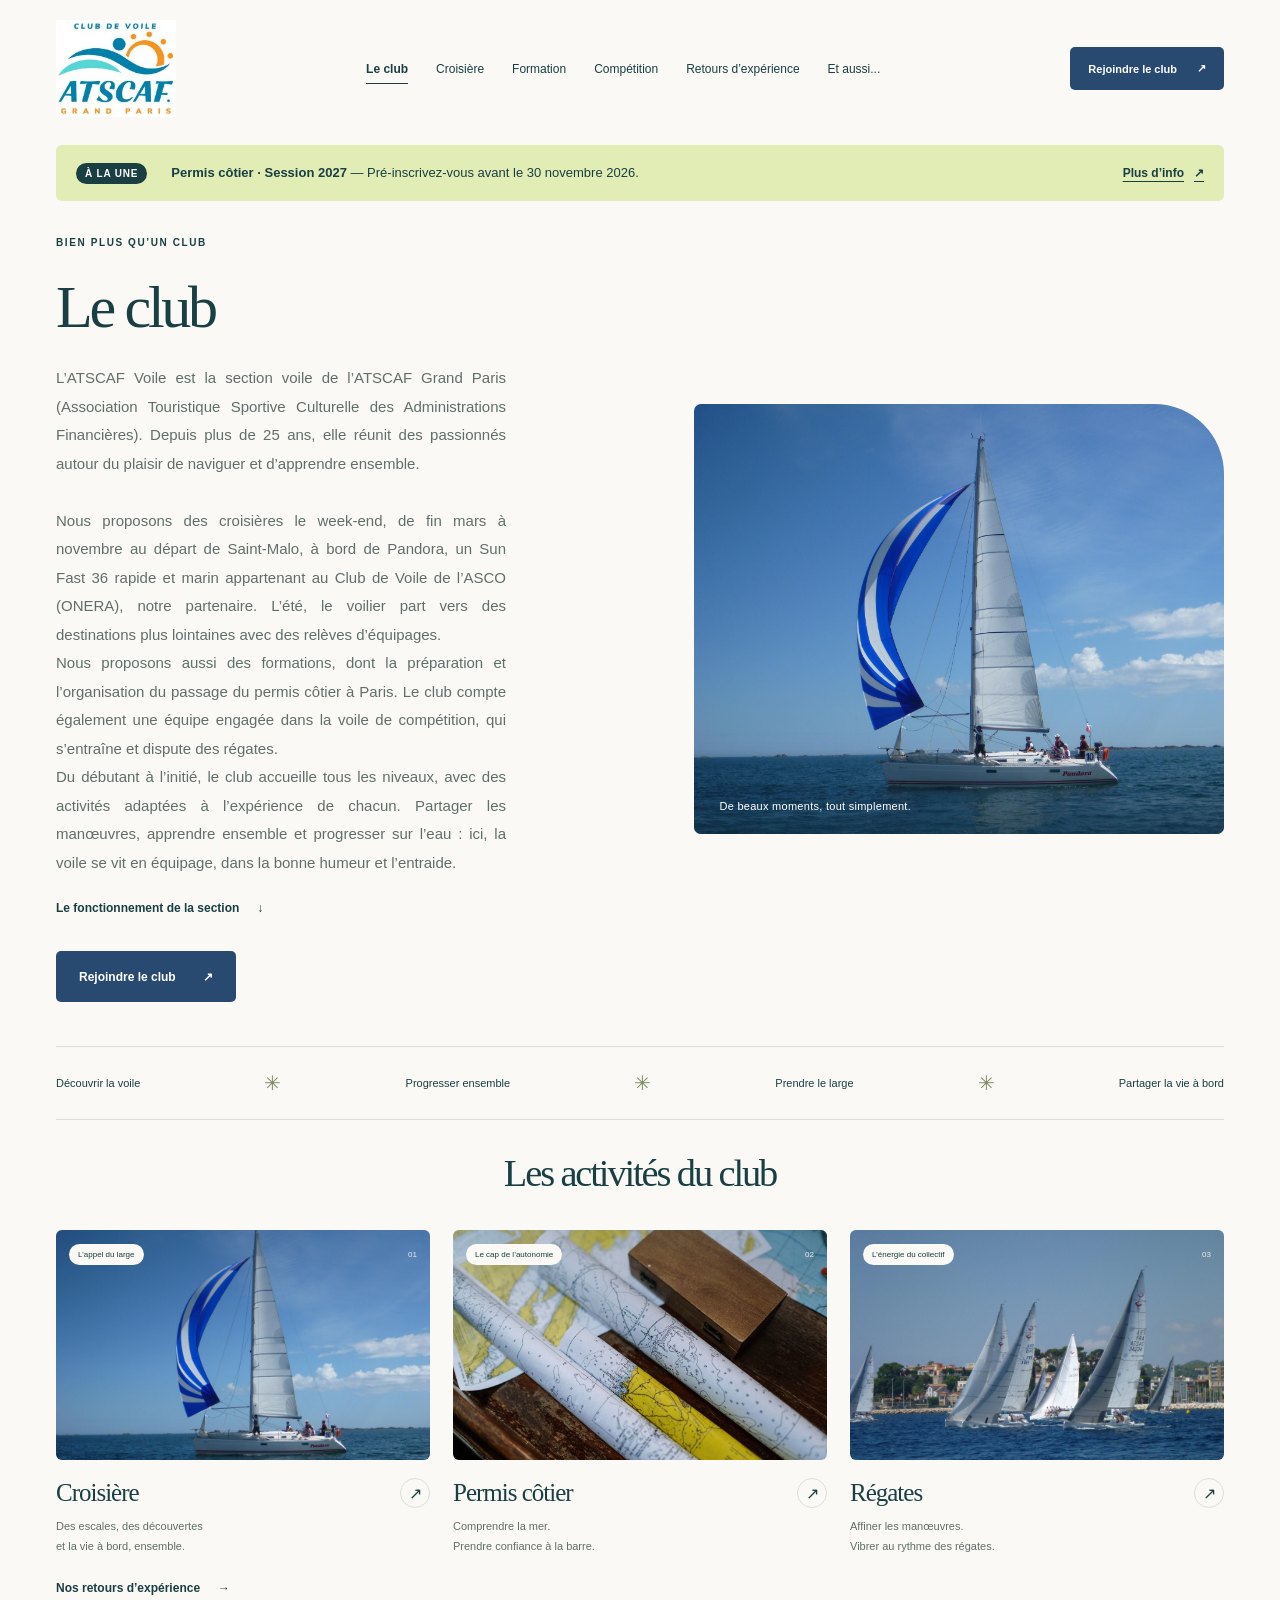
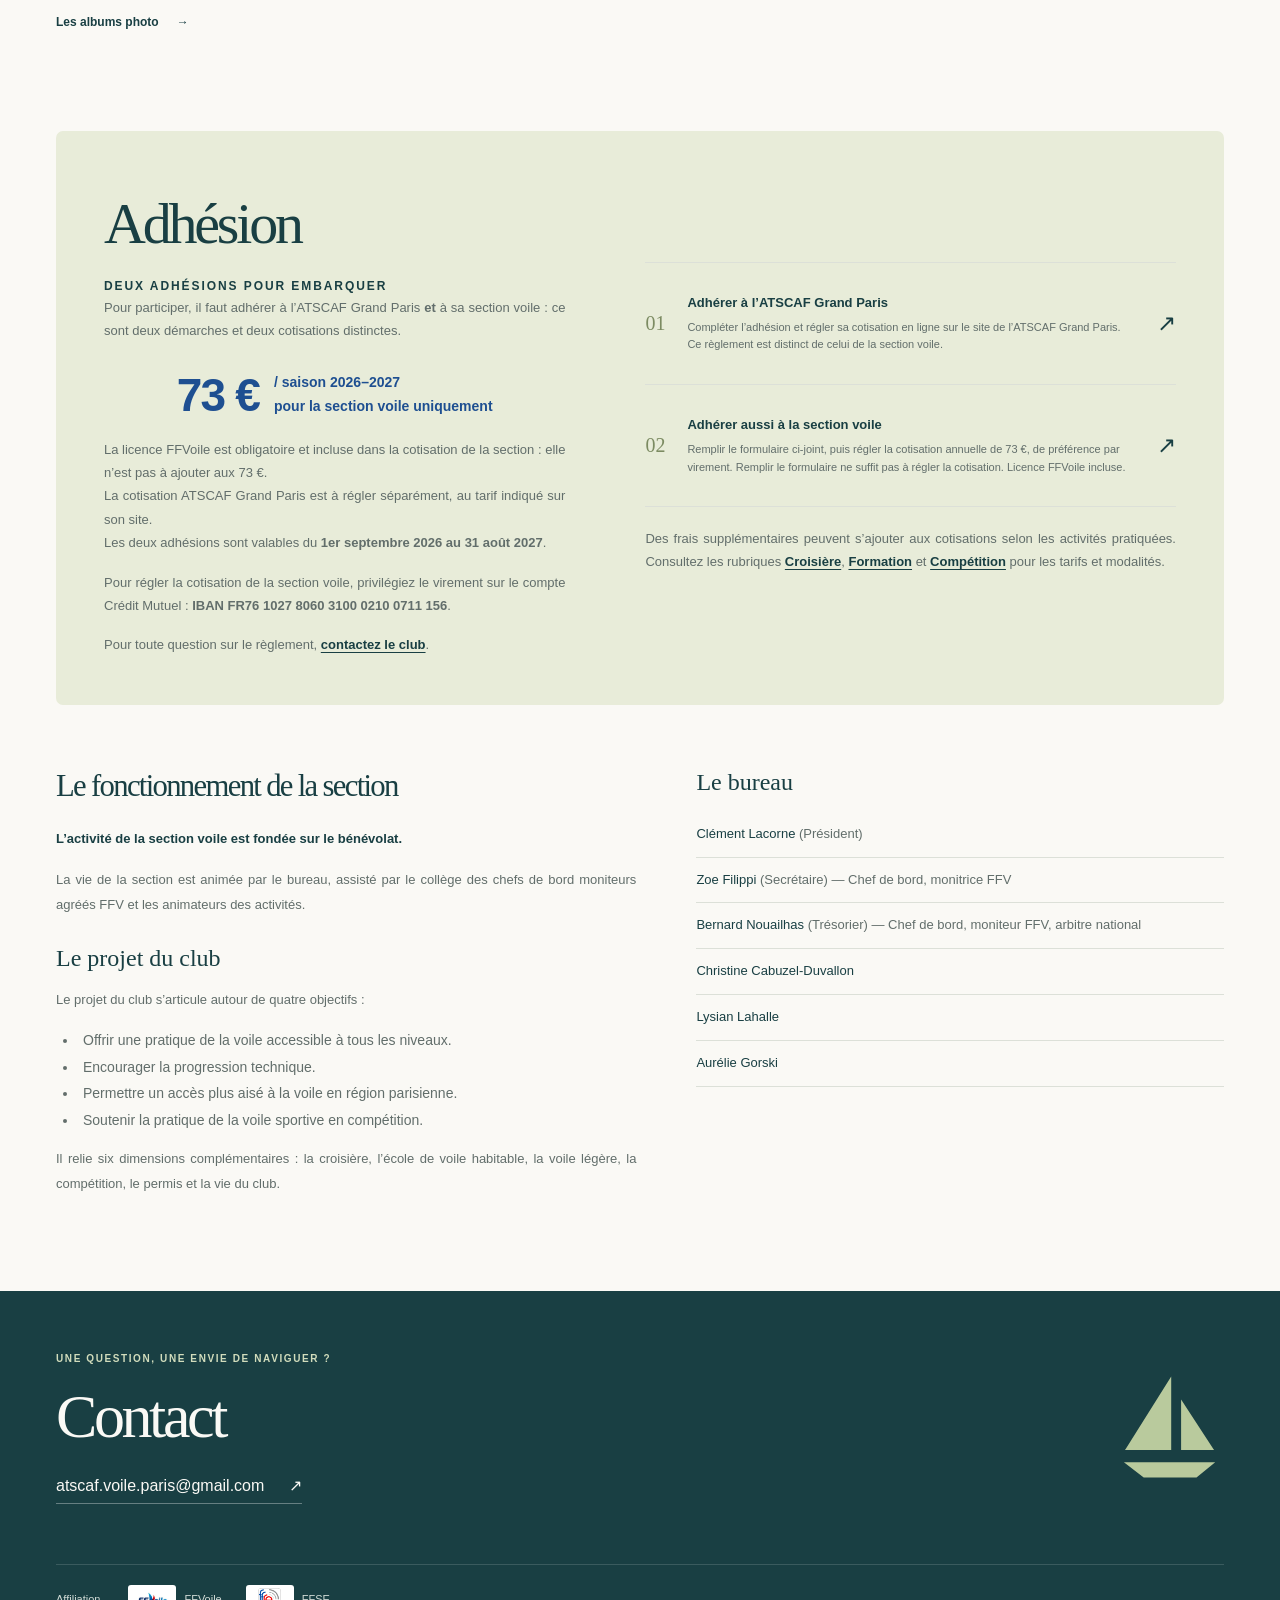
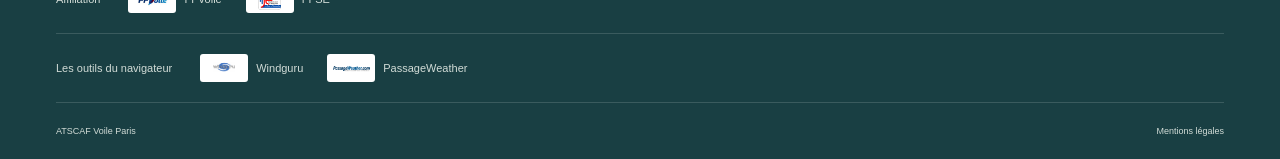
<file: index.html>
<!doctype html>
<html lang="fr">
<head>
  <meta charset="UTF-8">
  <meta name="viewport" content="width=device-width, initial-scale=1">
  <meta name="theme-color" content="#153e43">
  <meta name="description" content="La section voile de l’ATSCAF Grand Paris : croisières le week-end sur voilier habitable, permis côtier à Paris et compétitions, dans un esprit de partage.">
  <title>Le club — ATSCAF Voile Paris</title>
  <link rel="icon" href="assets/icons/favicon.svg" type="image/svg+xml">
  <link rel="stylesheet" href="assets/css/styles.css">
  <link rel="stylesheet" href="assets/css/activities.css">
</head>
<body>
  <a class="skip-link" href="#contenu">Aller au contenu</a>
  <!-- shared:header:start -->
  <header class="site-header">
    <a class="brand" href="#accueil" aria-label="ATSCAF Voile Paris, accueil">
      <img class="brand-mark" src="assets/images/site/logo-atscaf-voile.png" alt="" width="195" height="158">
    </a>
    <nav aria-label="Navigation principale">
      <a href="#club" aria-current="page">Le club</a>
      <a href="pages/croisiere.html">Croisière</a>
      <a href="pages/permis.html">Formation</a>
      <a href="pages/competitions.html">Compétition</a>
      <a href="pages/retours-experience.html">Retours d’expérience</a>
      <a href="pages/et-aussi.html">Et aussi...</a>
    </nav>
    <a class="button button-small button-dark header-join" href="#adherer">Rejoindre le club <span aria-hidden="true">↗</span></a>
    <aside class="news-banner" aria-label="Actualité du club">
      <span class="news-banner-label">À la une</span>
      <p><strong>Permis côtier · Session 2027</strong> — Pré-inscrivez-vous avant le <time datetime="2026-11-30">30 novembre 2026</time>.</p>
      <a href="pages/permis-cotier.html#inscription-title">Plus d’info <span aria-hidden="true">↗</span></a>
    </aside>
  </header>
  <!-- shared:header:end -->

  <main id="contenu">
    <section class="activity-hero wrap" id="accueil" aria-labelledby="club-title">
      <div class="activity-intro" id="club">
        <p class="eyebrow">BIEN PLUS QU’UN CLUB</p>
        <h1 id="club-title">Le club</h1>
        <p>L’ATSCAF Voile est la section voile de l’ATSCAF Grand Paris (Association Touristique Sportive Culturelle des Administrations Financières). Depuis plus de 25 ans, elle réunit des passionnés autour du plaisir de naviguer et d’apprendre ensemble.</p>
        <p>Nous proposons des croisières le week-end, de fin mars à novembre au départ de Saint-Malo, à bord de Pandora, un Sun Fast 36 rapide et marin appartenant au Club de Voile de l’ASCO (ONERA), notre partenaire. L’été, le voilier part vers des destinations plus lointaines avec des relèves d’équipages.</p>
        <p>Nous proposons aussi des formations, dont la préparation et l’organisation du passage du permis côtier à Paris. Le club compte également une équipe engagée dans la voile de compétition, qui s’entraîne et dispute des régates.</p>
        <p>Du débutant à l’initié, le club accueille tous les niveaux, avec des activités adaptées à l’expérience de chacun. Partager les manœuvres, apprendre ensemble et progresser sur l’eau : ici, la voile se vit en équipage, dans la bonne humeur et l’entraide.</p>
        <div class="club-links">
          <a class="text-link" href="#fonctionnement">Le fonctionnement de la section <span aria-hidden="true">↓</span></a>
        </div>
        <a class="button button-dark" href="#adherer">Rejoindre le club <span aria-hidden="true">↗</span></a>
      </div>
      <figure class="activity-cover">
        <img src="assets/images/site/croisiere.jpg" alt="Pandora sous ses voiles bleues et blanches, en navigation" width="1920" height="1440" fetchpriority="high">
        <figcaption>De beaux moments, tout simplement.</figcaption>
      </figure>
    </section>

    <div class="values-strip wrap" aria-label="Les valeurs du club">
      <span>Découvrir la voile</span><span aria-hidden="true">✳</span>
      <span>Progresser ensemble</span><span aria-hidden="true">✳</span>
      <span>Prendre le large</span><span aria-hidden="true">✳</span>
      <span>Partager la vie à bord</span>
    </div>

    <section class="activities section wrap" id="activites" aria-labelledby="activities-title">
      <div class="section-heading">
        <h2 id="activities-title">Les activités du club</h2>
      </div>
      <div class="activity-grid">
        <a class="activity-card" href="pages/croisiere.html">
          <span class="card-visual"><img src="assets/images/site/croisiere.jpg" alt="" width="1920" height="1440" loading="lazy"><span class="card-tag">L’appel du large</span><span class="card-number">01</span></span>
          <span class="card-content"><span class="card-title">Croisière <span class="round-arrow" aria-hidden="true">↗</span></span><span class="card-description">Des escales, des découvertes<br>et la vie à bord, ensemble.</span></span>
        </a>
        <a class="activity-card" href="pages/permis-cotier.html">
          <span class="card-visual"><img src="assets/images/site/permis-carte-marine.jpg" alt="" width="1200" height="800" loading="lazy"><span class="card-tag">Le cap de l’autonomie</span><span class="card-number">02</span></span>
          <span class="card-content"><span class="card-title">Permis côtier <span class="round-arrow" aria-hidden="true">↗</span></span><span class="card-description">Comprendre la mer.<br>Prendre confiance à la barre.</span></span>
        </a>
        <a class="activity-card" href="pages/competitions.html">
          <span class="card-visual"><img src="assets/images/site/regate.jpg" alt="" width="1920" height="1440" loading="lazy"><span class="card-tag">L’énergie du collectif</span><span class="card-number">03</span></span>
          <span class="card-content"><span class="card-title">Régates <span class="round-arrow" aria-hidden="true">↗</span></span><span class="card-description">Affiner les manœuvres.<br>Vibrer au rythme des régates.</span></span>
        </a>
      </div>
      <div class="club-links">
        <a class="text-link" href="pages/retours-experience.html">Nos retours d’expérience <span aria-hidden="true">→</span></a>
        <a class="text-link" href="pages/retours-experience.html#albums">Les albums photo <span aria-hidden="true">→</span></a>
      </div>
    </section>

    <section class="join section wrap join-panel" id="adherer" aria-labelledby="join-title">
      <div class="join-intro"><h2 id="join-title">Adhésion</h2><p class="eyebrow">DEUX ADHÉSIONS POUR EMBARQUER</p><p>Pour participer, il faut adhérer à l’ATSCAF Grand Paris <strong>et</strong> à sa section voile : ce sont deux démarches et deux cotisations distinctes.</p><div class="price"><strong>73 €</strong><span>/ saison 2026–2027<br>pour la section voile uniquement</span></div><p>La licence FFVoile est obligatoire et incluse dans la cotisation de la section : elle n’est pas à ajouter aux 73 €.</p><p>La cotisation ATSCAF Grand Paris est à régler séparément, au tarif indiqué sur son site.</p><p>Les deux adhésions sont valables du <strong>1er septembre 2026 au 31 août 2027</strong>.</p><p id="reglement">Pour régler la cotisation de la section voile, privilégiez le virement sur le compte Crédit Mutuel : <strong>IBAN FR76 1027 8060 3100 0210 0711 156</strong>.</p><p>Pour toute question sur le règlement, <a href="mailto:atscaf.voile.paris@gmail.com?subject=R%C3%A8glement%20de%20la%20cotisation">contactez le club</a>.</p></div>
      <div class="join-steps">
        <a class="join-step" href="https://www.atscaf.paris/com/page/1074" target="_blank" rel="noopener noreferrer"><span class="step-number">01</span><span><strong>Adhérer à l’ATSCAF Grand Paris</strong><span>Compléter l’adhésion et régler sa cotisation en ligne sur le site de l’ATSCAF Grand Paris. Ce règlement est distinct de celui de la section voile.</span></span><span class="step-arrow" aria-hidden="true">↗</span><span class="sr-only"> (nouvel onglet)</span></a>
        <a class="join-step" href="https://docs.google.com/forms/d/e/1FAIpQLSe904c-ckW6Wmnk8QEPzkk7pINKoZInvXXP_LHOJEXJYz2a5w/viewform?usp=publish-editor" target="_blank" rel="noopener noreferrer"><span class="step-number">02</span><span><strong>Adhérer aussi à la section voile</strong><span>Remplir le formulaire ci-joint, puis régler la cotisation annuelle de 73 €, de préférence par virement. Remplir le formulaire ne suffit pas à régler la cotisation. Licence FFVoile incluse.</span></span><span class="step-arrow" aria-hidden="true">↗</span><span class="sr-only"> (nouvel onglet)</span></a>
        <p class="join-activities-note">Des frais supplémentaires peuvent s’ajouter aux cotisations selon les activités pratiquées. Consultez les rubriques <a href="pages/croisiere.html">Croisière</a>, <a href="pages/permis.html">Formation</a> et <a href="pages/competitions.html">Compétition</a> pour les tarifs et modalités.</p>
      </div>
    </section>
    <section class="club-organisation section wrap" id="fonctionnement" aria-labelledby="fonctionnement-title">
      <div class="club-organisation-intro">
        <h2 id="fonctionnement-title">Le fonctionnement de la section</h2>
        <p><strong>L’activité de la section voile est fondée sur le bénévolat.</strong></p>
        <p>La vie de la section est animée par le bureau, assisté par le collège des chefs de bord moniteurs agréés FFV et les animateurs des activités.</p>
        <section class="club-project" aria-labelledby="club-project-title">
          <h3 id="club-project-title">Le projet du club</h3>
          <p>Le projet du club s’articule autour de quatre objectifs :</p>
          <ul class="activity-checklist">
            <li>Offrir une pratique de la voile accessible à tous les niveaux.</li>
            <li>Encourager la progression technique.</li>
            <li>Permettre un accès plus aisé à la voile en région parisienne.</li>
            <li>Soutenir la pratique de la voile sportive en compétition.</li>
          </ul>
          <p>Il relie six dimensions complémentaires : la croisière, l’école de voile habitable, la voile légère, la compétition, le permis et la vie du club.</p>
        </section>
      </div>
      <div class="club-bureau">
        <h3>Le bureau</h3>
        <ul class="bureau-list">
          <li>Clément Lacorne <span>(Président)</span></li>
          <li>Zoe Filippi <span>(Secrétaire) — Chef de bord, monitrice FFV</span></li>
          <li>Bernard Nouailhas <span>(Trésorier) — Chef de bord, moniteur FFV, arbitre national</span></li>
          <li>Christine Cabuzel-Duvallon</li>
          <li>Lysian Lahalle</li>
          <li>Aurélie Gorski</li>
        </ul>
      </div>
    </section>
  </main>

  <!-- shared:footer:start -->
  <footer id="contact">
    <div class="footer-main wrap"><div><p class="eyebrow">UNE QUESTION, UNE ENVIE DE NAVIGUER ?</p><h2>Contact</h2><a class="email-link" href="mailto:atscaf.voile.paris@gmail.com">atscaf.voile.paris@gmail.com <span aria-hidden="true">↗</span></a></div><svg class="footer-sail" viewBox="0 0 100 100" aria-hidden="true"><path d="M52 4 10 71h42zm9 21v46h30zM9 82h83L75 96H27z" fill="currentColor"/></svg></div>
    <section class="footer-tools wrap" aria-labelledby="footer-affiliations-title">
      <h2 id="footer-affiliations-title">Affiliation</h2>
      <div class="footer-tools-links">
        <a class="footer-tool" href="https://www.ffvoile.fr/ffv/web/portail/"><img src="assets/images/outils/ffv.jpg" alt="" width="294" height="171" loading="lazy"><span><strong>FFVoile</strong><small>La Fédération Française de Voile</small></span><span aria-hidden="true">↗</span></a>
        <a class="footer-tool" href="https://ffse.fr/"><img src="assets/images/outils/ffse.png" alt="" width="633" height="594" loading="lazy"><span><strong>FFSE</strong><small>La Fédération Française du Sport d’Entreprise</small></span><span aria-hidden="true">↗</span></a>
      </div>
    </section>
    <section class="footer-tools wrap" aria-labelledby="footer-tools-title">
      <h2 id="footer-tools-title">Les outils du navigateur</h2>
      <div class="footer-tools-links">
        <a class="footer-tool" href="https://www.windguru.cz/112"><img src="assets/images/outils/windguru.png" alt="" width="225" height="225" loading="lazy"><span><strong>Windguru</strong><small>Les prévisions de vent</small></span><span aria-hidden="true">↗</span></a>
        <a class="footer-tool" href="https://www.passageweather.com/"><img src="assets/images/outils/passageweather.png" alt="" width="300" height="150" loading="lazy"><span><strong>PassageWeather</strong><small>La météo marine au large</small></span><span aria-hidden="true">↗</span></a>
      </div>
    </section>
    <div class="footer-bottom wrap"><span>ATSCAF Voile Paris</span><a href="pages/mentions-legales.html">Mentions légales</a></div>
  </footer>
  <!-- shared:footer:end -->
</body>
</html>
</file>
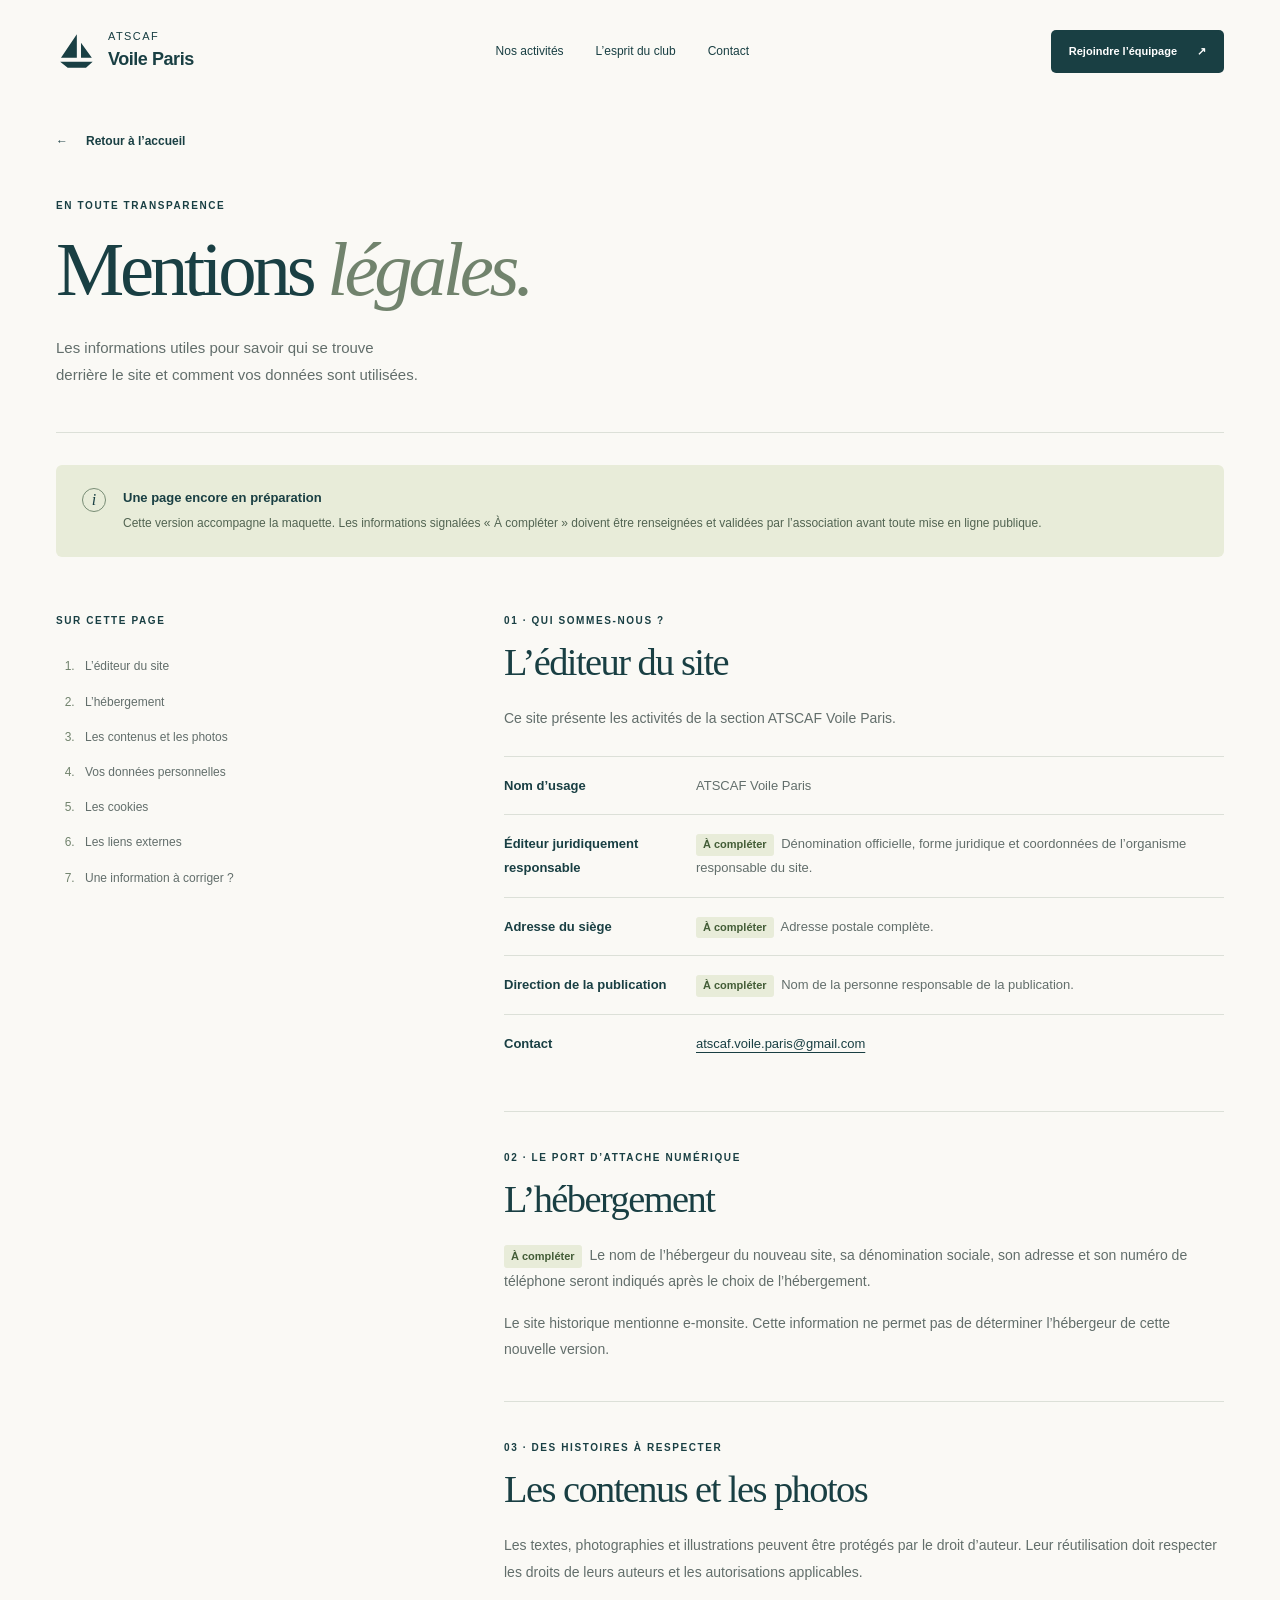
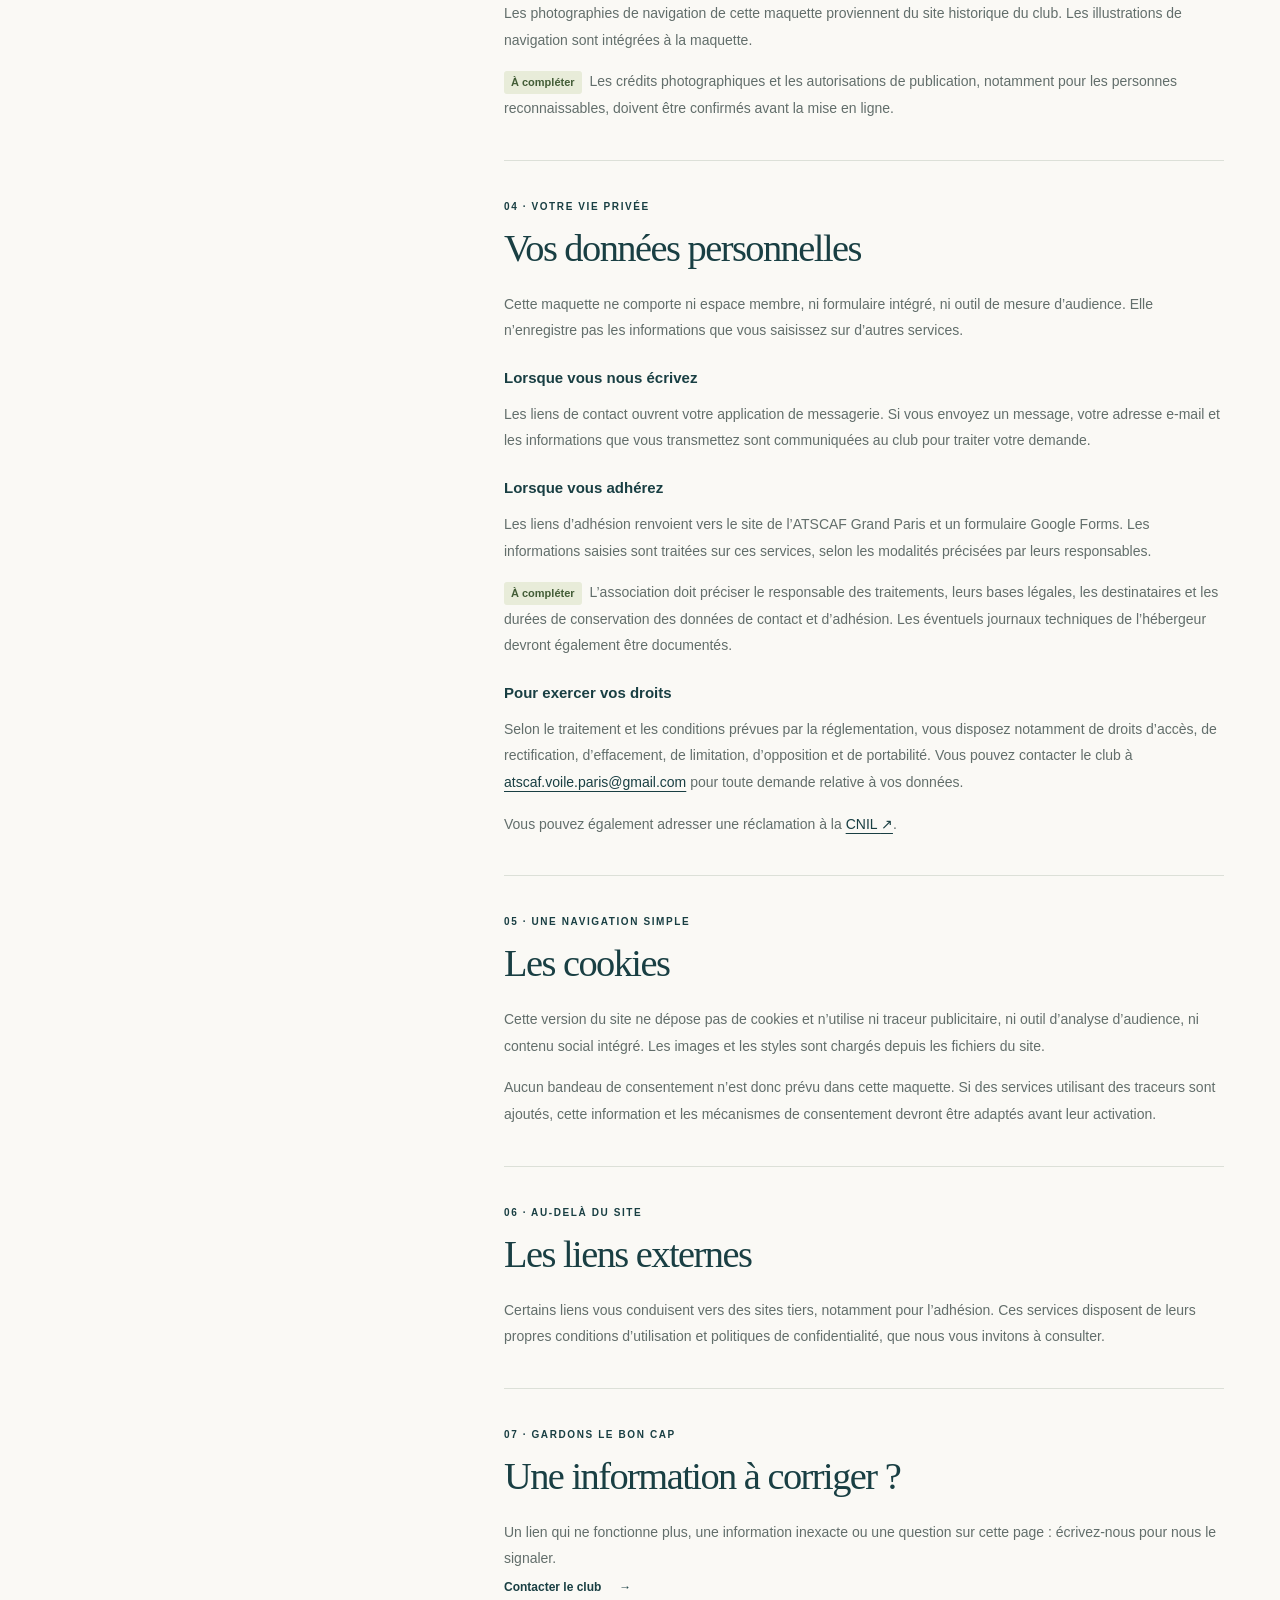
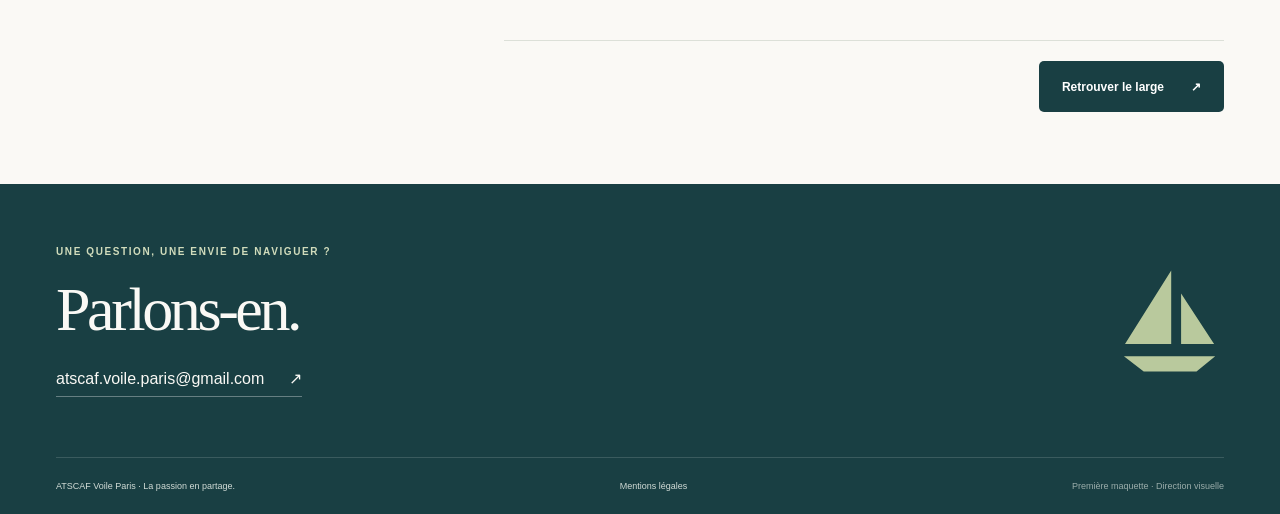
<file: mentions-legales.html>
<!doctype html>
<html lang="fr">
<head>
  <meta charset="UTF-8">
  <meta name="viewport" content="width=device-width, initial-scale=1">
  <meta name="theme-color" content="#153e43">
  <meta name="description" content="Informations sur l’éditeur du site ATSCAF Voile Paris, l’hébergement, les données personnelles et les cookies.">
  <meta name="robots" content="noindex">
  <title>Mentions légales — ATSCAF Voile Paris</title>
  <link rel="icon" href="data:image/svg+xml,%3Csvg xmlns='http://www.w3.org/2000/svg' viewBox='0 0 64 64'%3E%3Crect width='64' height='64' rx='16' fill='%23153e43'/%3E%3Cpath d='M33 9 12 43h21zm5 10v24h15zM10 48h45l-9 8H19z' fill='%23e1edb4'/%3E%3C/svg%3E">
  <link rel="stylesheet" href="styles.css">
</head>
<body>
  <a class="skip-link" href="#contenu">Aller au contenu</a>
  <header class="site-header">
    <a class="brand" href="index.html" aria-label="ATSCAF Voile Paris, accueil">
      <svg class="brand-mark" viewBox="0 0 48 48" aria-hidden="true"><path d="M25 4 6 32h19zm5 10v18h13zM5 37h39l-8 7H14z" fill="currentColor"/></svg>
      <span>ATSCAF <strong>Voile Paris</strong></span>
    </a>
    <nav aria-label="Navigation principale">
      <a href="index.html#activites">Nos activités</a>
      <a href="index.html#club">L’esprit du club</a>
      <a href="#contact">Contact</a>
    </nav>
    <a class="button button-small button-dark header-join" href="index.html#adherer">Rejoindre l’équipage <span aria-hidden="true">↗</span></a>
  </header>

  <main id="contenu" class="legal-page wrap">
    <div class="legal-intro">
      <a class="text-link" href="index.html"><span aria-hidden="true">←</span> Retour à l’accueil</a>
      <p class="eyebrow">EN TOUTE TRANSPARENCE</p>
      <h1>Mentions <em>légales.</em></h1>
      <p class="legal-lead">Les informations utiles pour savoir qui se trouve<br>derrière le site et comment vos données sont utilisées.</p>
    </div>

    <div class="legal-notice" role="note">
      <span class="legal-notice-mark" aria-hidden="true">i</span>
      <div><strong>Une page encore en préparation</strong><p>Cette version accompagne la maquette. Les informations signalées « À compléter » doivent être renseignées et validées par l’association avant toute mise en ligne publique.</p></div>
    </div>

    <div class="legal-layout">
      <aside class="legal-summary" aria-labelledby="summary-title">
        <p class="eyebrow" id="summary-title">SUR CETTE PAGE</p>
        <ol>
          <li><a href="#editeur">L’éditeur du site</a></li>
          <li><a href="#hebergement">L’hébergement</a></li>
          <li><a href="#contenus">Les contenus et les photos</a></li>
          <li><a href="#donnees">Vos données personnelles</a></li>
          <li><a href="#cookies">Les cookies</a></li>
          <li><a href="#liens">Les liens externes</a></li>
          <li><a href="#mise-a-jour">Une information à corriger ?</a></li>
        </ol>
      </aside>

      <div class="legal-content">
        <section id="editeur" aria-labelledby="editeur-title">
          <p class="eyebrow">01 · QUI SOMMES-NOUS ?</p>
          <h2 id="editeur-title">L’éditeur du site</h2>
          <p>Ce site présente les activités de la section ATSCAF Voile Paris.</p>
          <dl class="legal-facts">
            <div><dt>Nom d’usage</dt><dd>ATSCAF Voile Paris</dd></div>
            <div><dt>Éditeur juridiquement responsable</dt><dd><span class="to-complete">À compléter</span> Dénomination officielle, forme juridique et coordonnées de l’organisme responsable du site.</dd></div>
            <div><dt>Adresse du siège</dt><dd><span class="to-complete">À compléter</span> Adresse postale complète.</dd></div>
            <div><dt>Direction de la publication</dt><dd><span class="to-complete">À compléter</span> Nom de la personne responsable de la publication.</dd></div>
            <div><dt>Contact</dt><dd><a href="mailto:atscaf.voile.paris@gmail.com">atscaf.voile.paris@gmail.com</a></dd></div>
          </dl>
        </section>

        <section id="hebergement" aria-labelledby="hebergement-title">
          <p class="eyebrow">02 · LE PORT D’ATTACHE NUMÉRIQUE</p>
          <h2 id="hebergement-title">L’hébergement</h2>
          <p><span class="to-complete">À compléter</span> Le nom de l’hébergeur du nouveau site, sa dénomination sociale, son adresse et son numéro de téléphone seront indiqués après le choix de l’hébergement.</p>
          <p>Le site historique mentionne e-monsite. Cette information ne permet pas de déterminer l’hébergeur de cette nouvelle version.</p>
        </section>

        <section id="contenus" aria-labelledby="contenus-title">
          <p class="eyebrow">03 · DES HISTOIRES À RESPECTER</p>
          <h2 id="contenus-title">Les contenus et les photos</h2>
          <p>Les textes, photographies et illustrations peuvent être protégés par le droit d’auteur. Leur réutilisation doit respecter les droits de leurs auteurs et les autorisations applicables.</p>
          <p>Les photographies de navigation de cette maquette proviennent du site historique du club. Les illustrations de navigation sont intégrées à la maquette.</p>
          <p><span class="to-complete">À compléter</span> Les crédits photographiques et les autorisations de publication, notamment pour les personnes reconnaissables, doivent être confirmés avant la mise en ligne.</p>
        </section>

        <section id="donnees" aria-labelledby="donnees-title">
          <p class="eyebrow">04 · VOTRE VIE PRIVÉE</p>
          <h2 id="donnees-title">Vos données personnelles</h2>
          <p>Cette maquette ne comporte ni espace membre, ni formulaire intégré, ni outil de mesure d’audience. Elle n’enregistre pas les informations que vous saisissez sur d’autres services.</p>
          <h3>Lorsque vous nous écrivez</h3>
          <p>Les liens de contact ouvrent votre application de messagerie. Si vous envoyez un message, votre adresse e-mail et les informations que vous transmettez sont communiquées au club pour traiter votre demande.</p>
          <h3>Lorsque vous adhérez</h3>
          <p>Les liens d’adhésion renvoient vers le site de l’ATSCAF Grand Paris et un formulaire Google Forms. Les informations saisies sont traitées sur ces services, selon les modalités précisées par leurs responsables.</p>
          <p><span class="to-complete">À compléter</span> L’association doit préciser le responsable des traitements, leurs bases légales, les destinataires et les durées de conservation des données de contact et d’adhésion. Les éventuels journaux techniques de l’hébergeur devront également être documentés.</p>
          <h3>Pour exercer vos droits</h3>
          <p>Selon le traitement et les conditions prévues par la réglementation, vous disposez notamment de droits d’accès, de rectification, d’effacement, de limitation, d’opposition et de portabilité. Vous pouvez contacter le club à <a href="mailto:atscaf.voile.paris@gmail.com">atscaf.voile.paris@gmail.com</a> pour toute demande relative à vos données.</p>
          <p>Vous pouvez également adresser une réclamation à la <a href="https://www.cnil.fr/fr/adresser-une-plainte" target="_blank" rel="noopener noreferrer">CNIL <span aria-hidden="true">↗</span><span class="sr-only"> (nouvel onglet)</span></a>.</p>
        </section>

        <section id="cookies" aria-labelledby="cookies-title">
          <p class="eyebrow">05 · UNE NAVIGATION SIMPLE</p>
          <h2 id="cookies-title">Les cookies</h2>
          <p>Cette version du site ne dépose pas de cookies et n’utilise ni traceur publicitaire, ni outil d’analyse d’audience, ni contenu social intégré. Les images et les styles sont chargés depuis les fichiers du site.</p>
          <p>Aucun bandeau de consentement n’est donc prévu dans cette maquette. Si des services utilisant des traceurs sont ajoutés, cette information et les mécanismes de consentement devront être adaptés avant leur activation.</p>
        </section>

        <section id="liens" aria-labelledby="liens-title">
          <p class="eyebrow">06 · AU-DELÀ DU SITE</p>
          <h2 id="liens-title">Les liens externes</h2>
          <p>Certains liens vous conduisent vers des sites tiers, notamment pour l’adhésion. Ces services disposent de leurs propres conditions d’utilisation et politiques de confidentialité, que nous vous invitons à consulter.</p>
        </section>

        <section id="mise-a-jour" aria-labelledby="mise-a-jour-title">
          <p class="eyebrow">07 · GARDONS LE BON CAP</p>
          <h2 id="mise-a-jour-title">Une information à corriger ?</h2>
          <p>Un lien qui ne fonctionne plus, une information inexacte ou une question sur cette page : écrivez-nous pour nous le signaler.</p>
          <a class="text-link" href="mailto:atscaf.voile.paris@gmail.com?subject=Une%20question%20sur%20les%20mentions%20l%C3%A9gales">Contacter le club <span aria-hidden="true">→</span></a>
        </section>
      </div>
    </div>
    <div class="legal-return"><a class="button button-dark" href="index.html">Retrouver le large <span aria-hidden="true">↗</span></a></div>
  </main>

  <footer id="contact">
    <div class="footer-main wrap"><div><p class="eyebrow">UNE QUESTION, UNE ENVIE DE NAVIGUER ?</p><h2>Parlons-en.</h2><a class="email-link" href="mailto:atscaf.voile.paris@gmail.com">atscaf.voile.paris@gmail.com <span aria-hidden="true">↗</span></a></div><svg class="footer-sail" viewBox="0 0 100 100" aria-hidden="true"><path d="M52 4 10 71h42zm9 21v46h30zM9 82h83L75 96H27z" fill="currentColor"/></svg></div>
    <div class="footer-bottom wrap"><span>ATSCAF Voile Paris · La passion en partage.</span><a href="mentions-legales.html" aria-current="page">Mentions légales</a><span class="prototype-label">Première maquette · Direction visuelle</span></div>
  </footer>
</body>
</html>
</file>
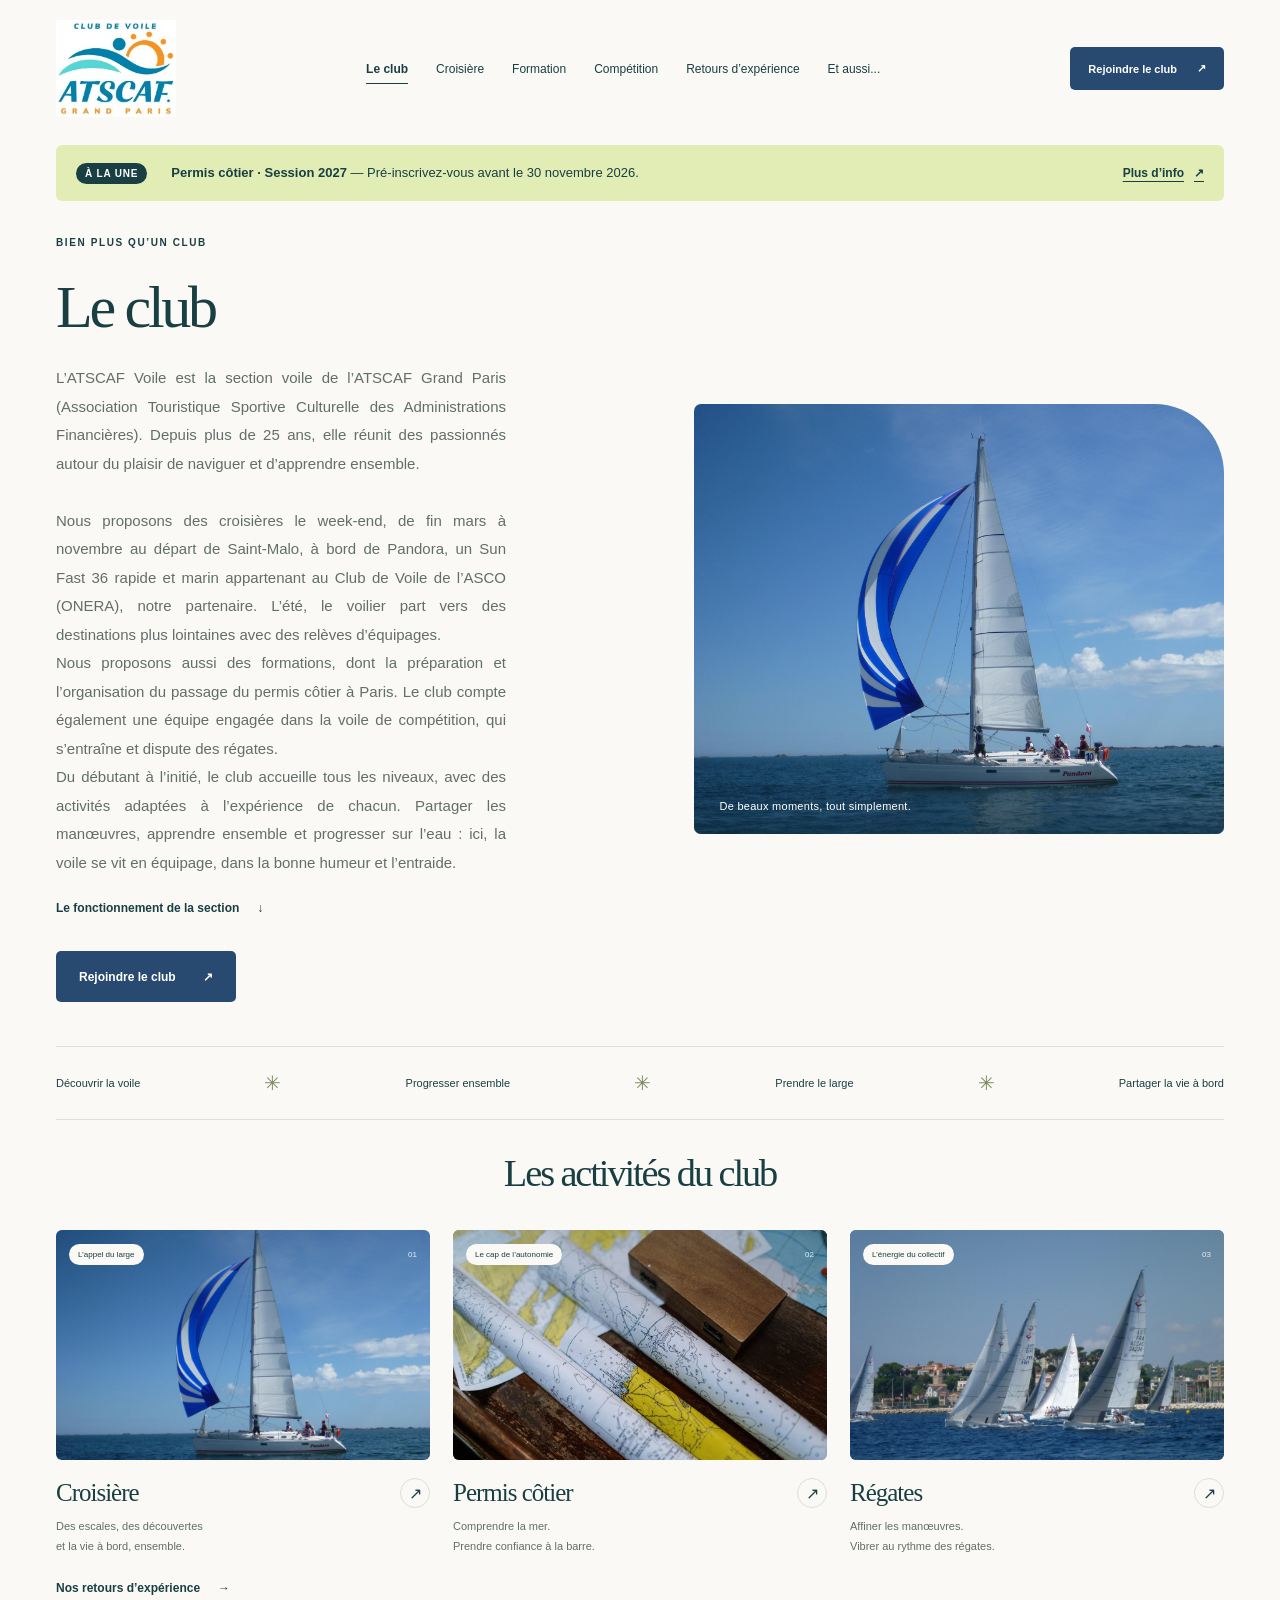
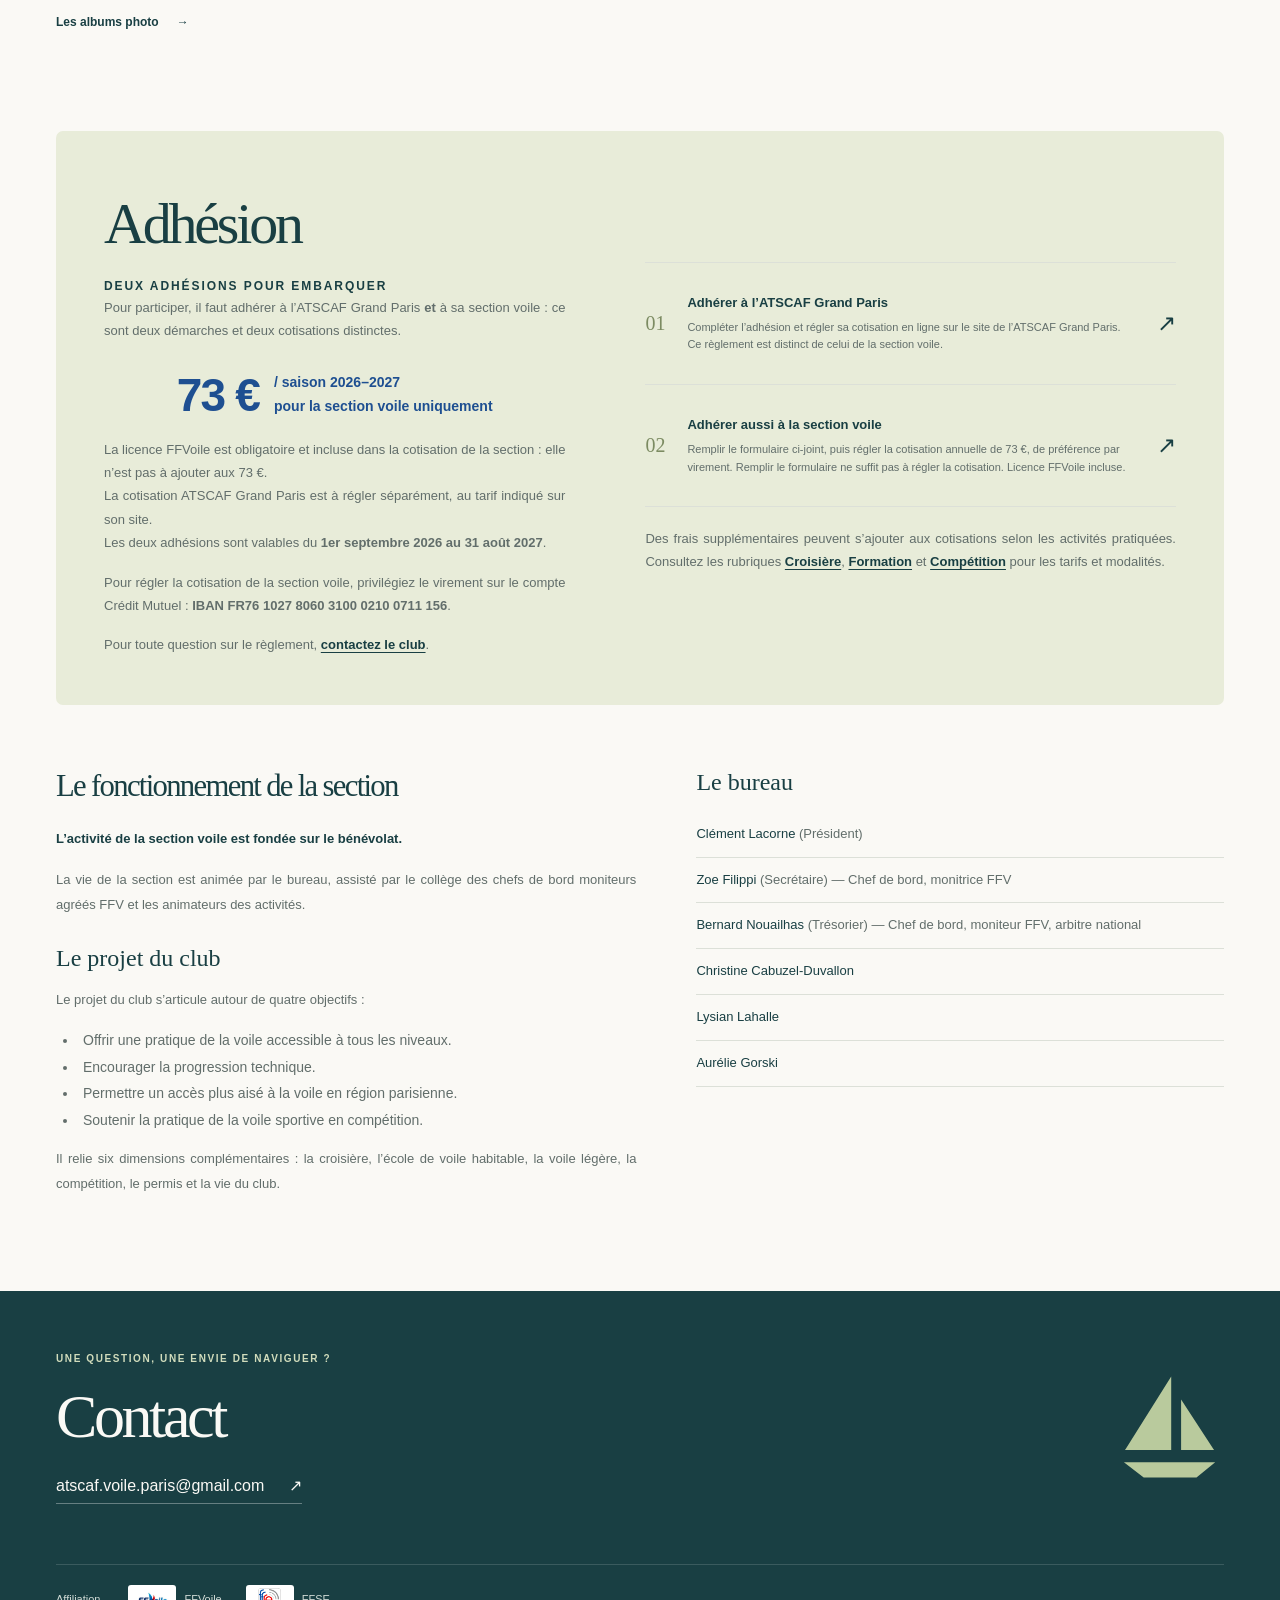
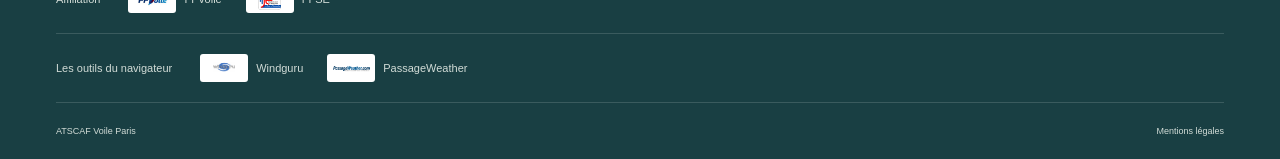
<file: pages/club.html>
<!doctype html>
<html lang="fr">
<head>
  <meta charset="UTF-8">
  <meta name="viewport" content="width=device-width, initial-scale=1">
  <meta http-equiv="refresh" content="0; url=../index.html#club">
  <link rel="canonical" href="../index.html">
  <meta name="theme-color" content="#153e43">
  <meta name="description" content="Découvrez l’ATSCAF Voile Paris : une association de bénévoles réunis par la voile, le partage et la vie en équipage.">
  <title>Le club — ATSCAF Voile Paris</title>
  <link rel="icon" href="../assets/icons/favicon.svg" type="image/svg+xml">
  <link rel="stylesheet" href="../assets/css/styles.css">
  <link rel="stylesheet" href="../assets/css/activities.css">
</head>
<body>
  <a class="skip-link" href="#contenu">Aller au contenu</a>
  <!-- shared:header:start -->
  <header class="site-header">
    <a class="brand" href="../index.html" aria-label="ATSCAF Voile Paris, accueil">
      <img class="brand-mark" src="../assets/images/site/logo-atscaf-voile.png" alt="" width="195" height="158">
    </a>
    <nav aria-label="Navigation principale">
      <a href="../index.html#club">Le club</a>
      <a href="croisiere.html">Croisière</a>
      <a href="permis.html">Formation</a>
      <a href="competitions.html">Compétition</a>
      <a href="retours-experience.html">Retours d’expérience</a>
      <a href="et-aussi.html">Et aussi...</a>
    </nav>
    <a class="button button-small button-dark header-join" href="../index.html#adherer">Rejoindre le club <span aria-hidden="true">↗</span></a>
    <aside class="news-banner" aria-label="Actualité du club">
      <span class="news-banner-label">À la une</span>
      <p><strong>Permis côtier · Session 2027</strong> — Pré-inscrivez-vous avant le <time datetime="2026-11-30">30 novembre 2026</time>.</p>
      <a href="permis-cotier.html#inscription-title">Plus d’info <span aria-hidden="true">↗</span></a>
    </aside>
  </header>
  <!-- shared:header:end -->

  <main id="contenu" class="activity-page wrap">
    <nav class="breadcrumb" aria-label="Fil d’Ariane"><a href="../index.html">Accueil</a><span aria-hidden="true">/</span><span aria-current="page">Le club</span></nav>
    <section class="activity-hero" aria-labelledby="club-title">
      <div class="activity-intro">
        <p class="eyebrow">BIEN PLUS QU’UN CLUB</p>
        <h1 id="club-title">Le club</h1>
        <p>À l’ATSCAF Voile Paris, ce sont des bénévoles et une passion commune qui font avancer le bateau.</p>
        <p>On partage les manœuvres, les découvertes, les repas à bord. On apprend les uns des autres. Et on a déjà envie de repartir.</p>
        <p>Découvrez ces moments à travers les récits des équipiers et les albums photo du club.</p>
        <div class="club-links">
          <a class="text-link" href="retours-experience.html">Nos retours d’expérience <span aria-hidden="true">→</span></a>
          <a class="text-link" href="retours-experience.html#albums">Les albums photo <span aria-hidden="true">→</span></a>
        </div>
        <a class="button button-dark" href="../index.html#adherer">Rejoindre le club <span aria-hidden="true">↗</span></a>
      </div>
      <figure class="activity-cover">
        <img src="../assets/images/site/croisiere.jpg" alt="Pandora sous ses voiles bleues et blanches, en navigation" width="1920" height="1440" fetchpriority="high">
        <figcaption>De beaux moments, tout simplement.</figcaption>
      </figure>
    </section>
  </main>

  <!-- shared:footer:start -->
  <footer id="contact">
    <div class="footer-main wrap"><div><p class="eyebrow">UNE QUESTION, UNE ENVIE DE NAVIGUER ?</p><h2>Contact</h2><a class="email-link" href="mailto:atscaf.voile.paris@gmail.com">atscaf.voile.paris@gmail.com <span aria-hidden="true">↗</span></a></div><svg class="footer-sail" viewBox="0 0 100 100" aria-hidden="true"><path d="M52 4 10 71h42zm9 21v46h30zM9 82h83L75 96H27z" fill="currentColor"/></svg></div>
    <section class="footer-tools wrap" aria-labelledby="footer-affiliations-title">
      <h2 id="footer-affiliations-title">Affiliation</h2>
      <div class="footer-tools-links">
        <a class="footer-tool" href="https://www.ffvoile.fr/ffv/web/portail/"><img src="../assets/images/outils/ffv.jpg" alt="" width="294" height="171" loading="lazy"><span><strong>FFVoile</strong><small>La Fédération Française de Voile</small></span><span aria-hidden="true">↗</span></a>
        <a class="footer-tool" href="https://ffse.fr/"><img src="../assets/images/outils/ffse.png" alt="" width="633" height="594" loading="lazy"><span><strong>FFSE</strong><small>La Fédération Française du Sport d’Entreprise</small></span><span aria-hidden="true">↗</span></a>
      </div>
    </section>
    <section class="footer-tools wrap" aria-labelledby="footer-tools-title">
      <h2 id="footer-tools-title">Les outils du navigateur</h2>
      <div class="footer-tools-links">
        <a class="footer-tool" href="https://www.windguru.cz/112"><img src="../assets/images/outils/windguru.png" alt="" width="225" height="225" loading="lazy"><span><strong>Windguru</strong><small>Les prévisions de vent</small></span><span aria-hidden="true">↗</span></a>
        <a class="footer-tool" href="https://www.passageweather.com/"><img src="../assets/images/outils/passageweather.png" alt="" width="300" height="150" loading="lazy"><span><strong>PassageWeather</strong><small>La météo marine au large</small></span><span aria-hidden="true">↗</span></a>
      </div>
    </section>
    <div class="footer-bottom wrap"><span>ATSCAF Voile Paris</span><a href="mentions-legales.html">Mentions légales</a></div>
  </footer>
  <!-- shared:footer:end -->
</body>
</html>
</file>
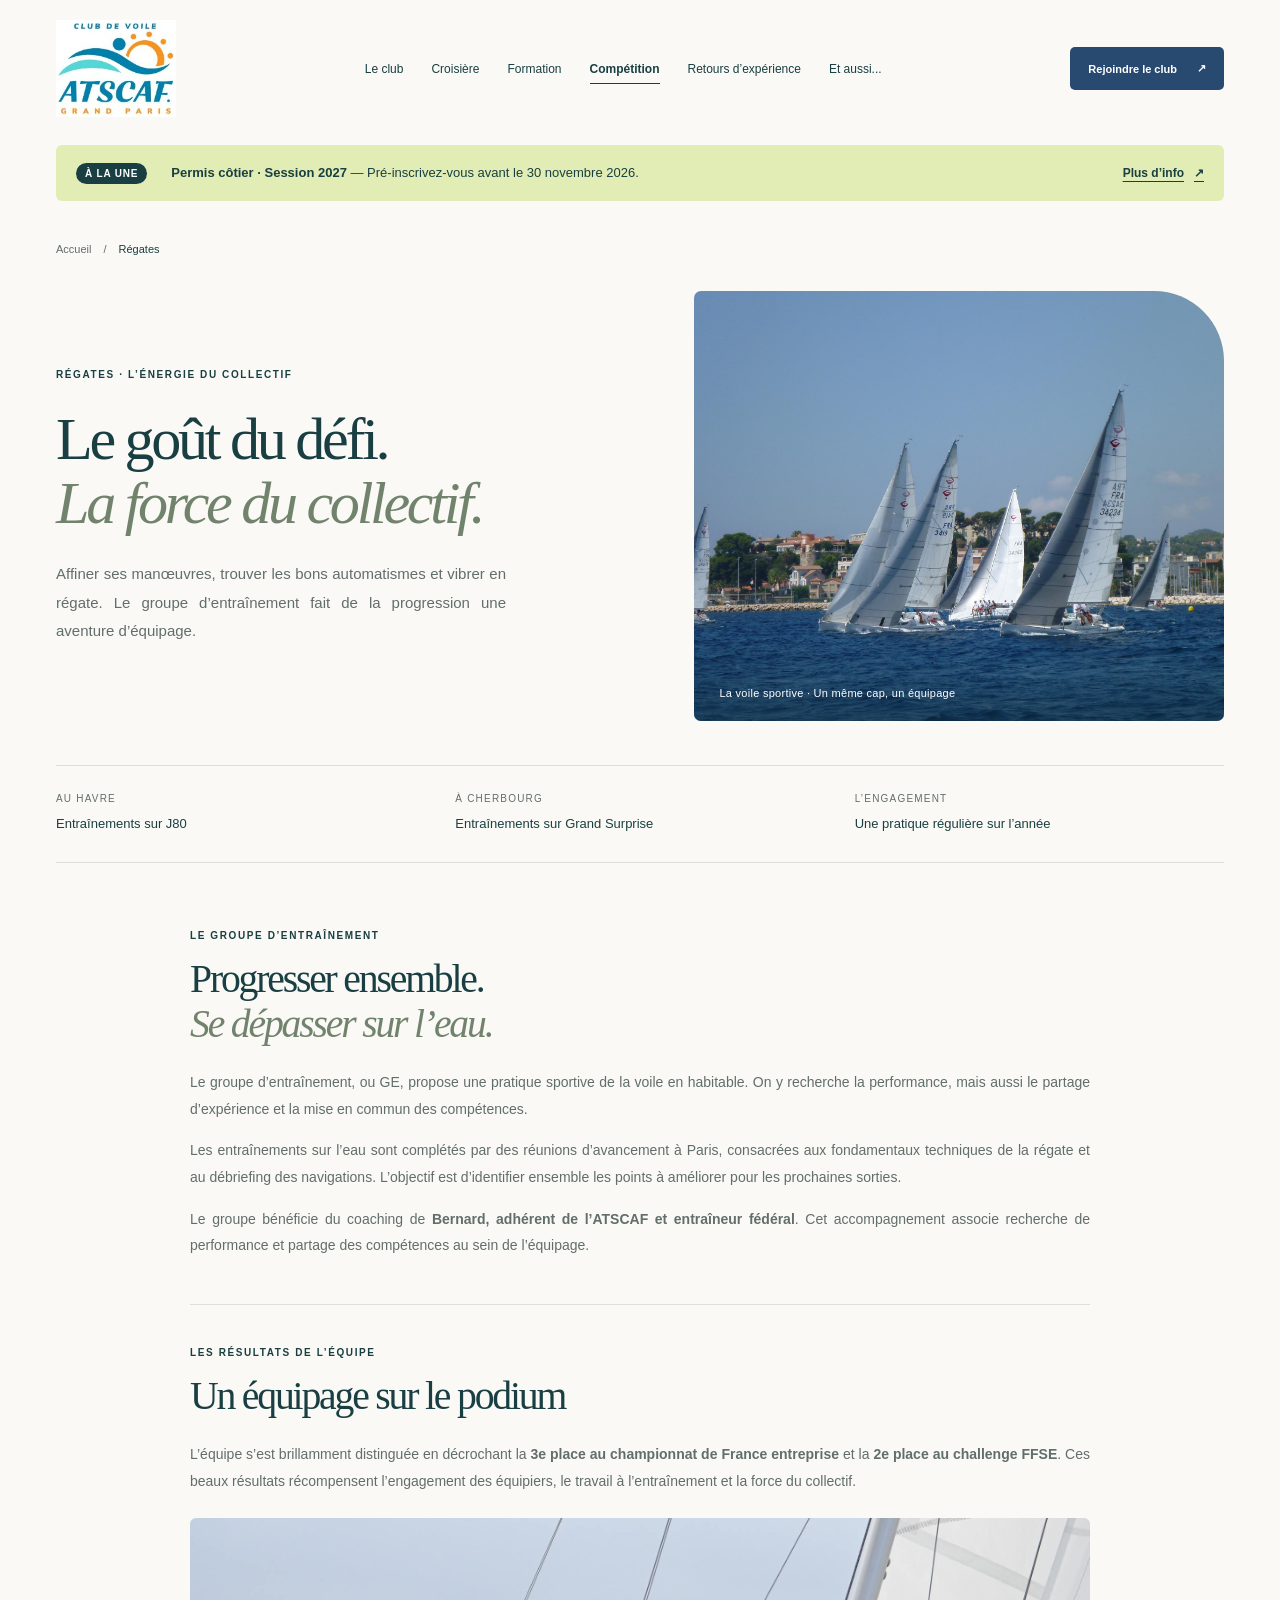
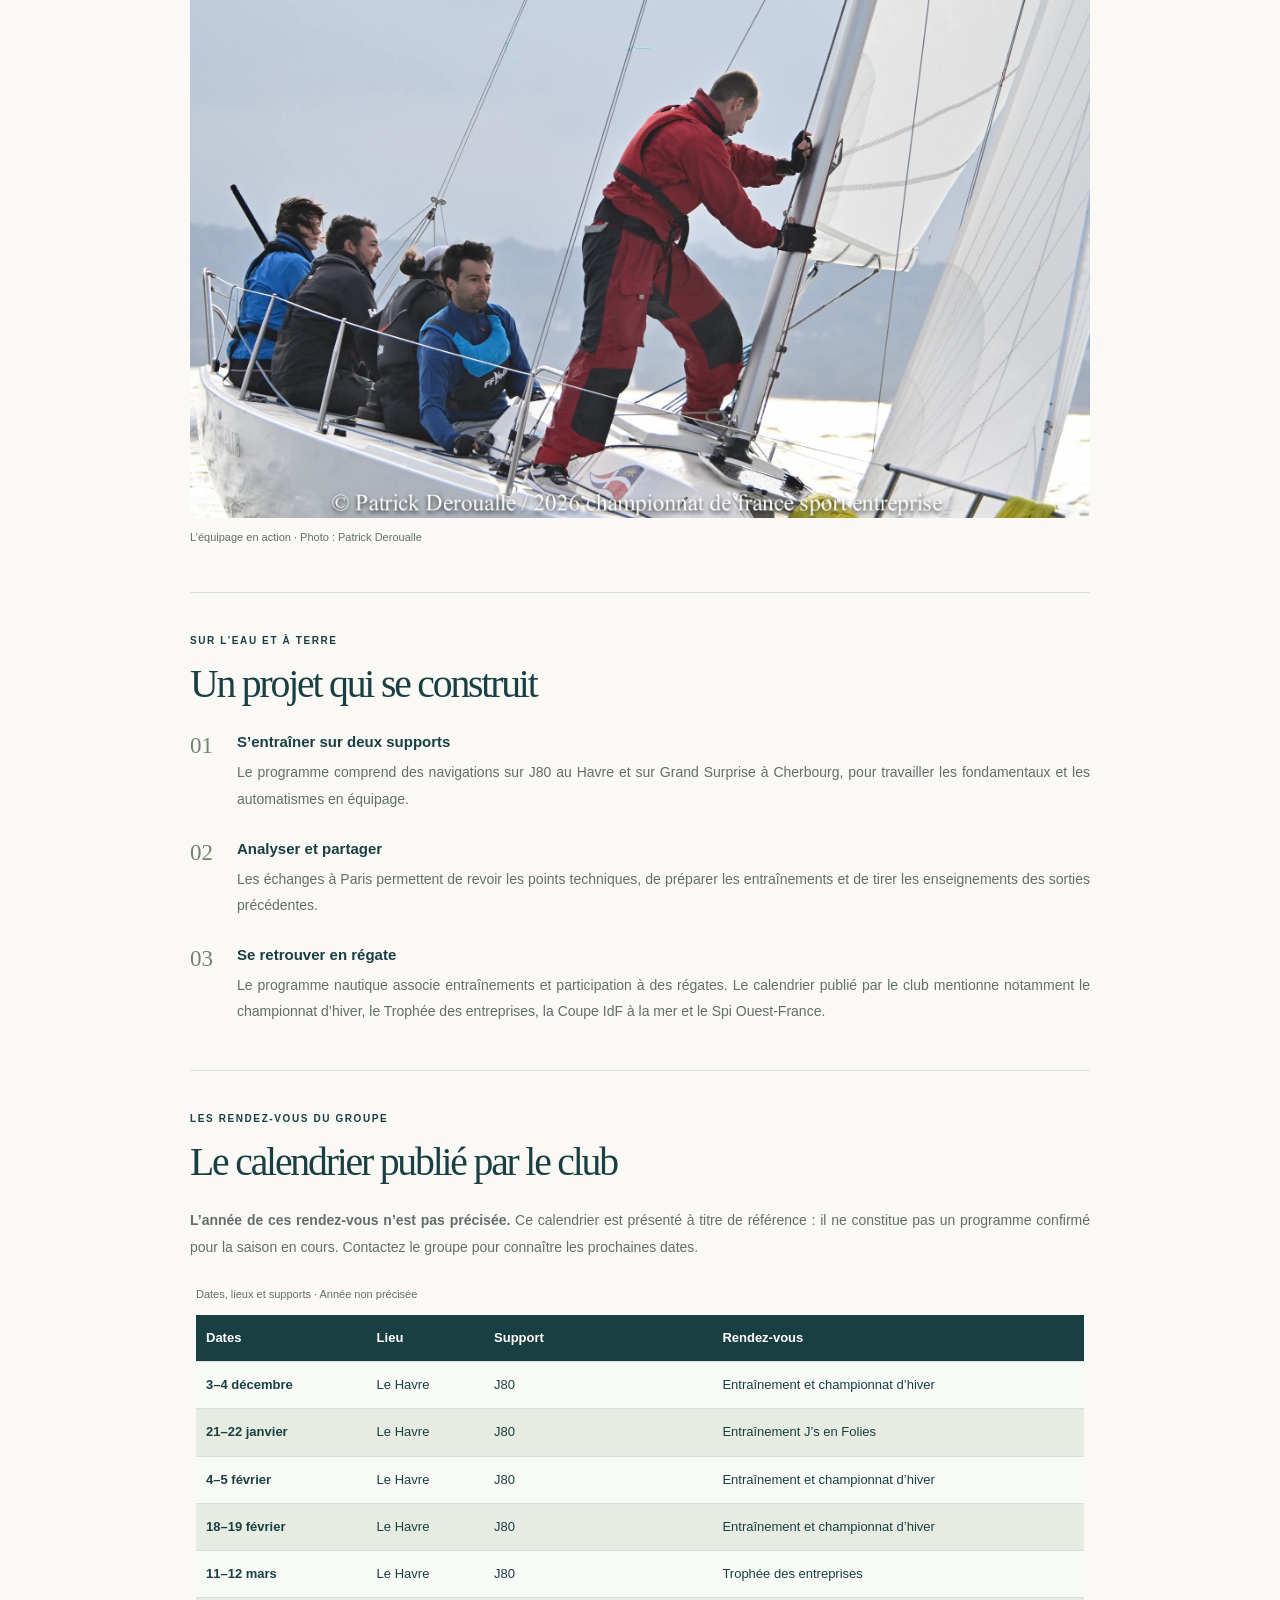
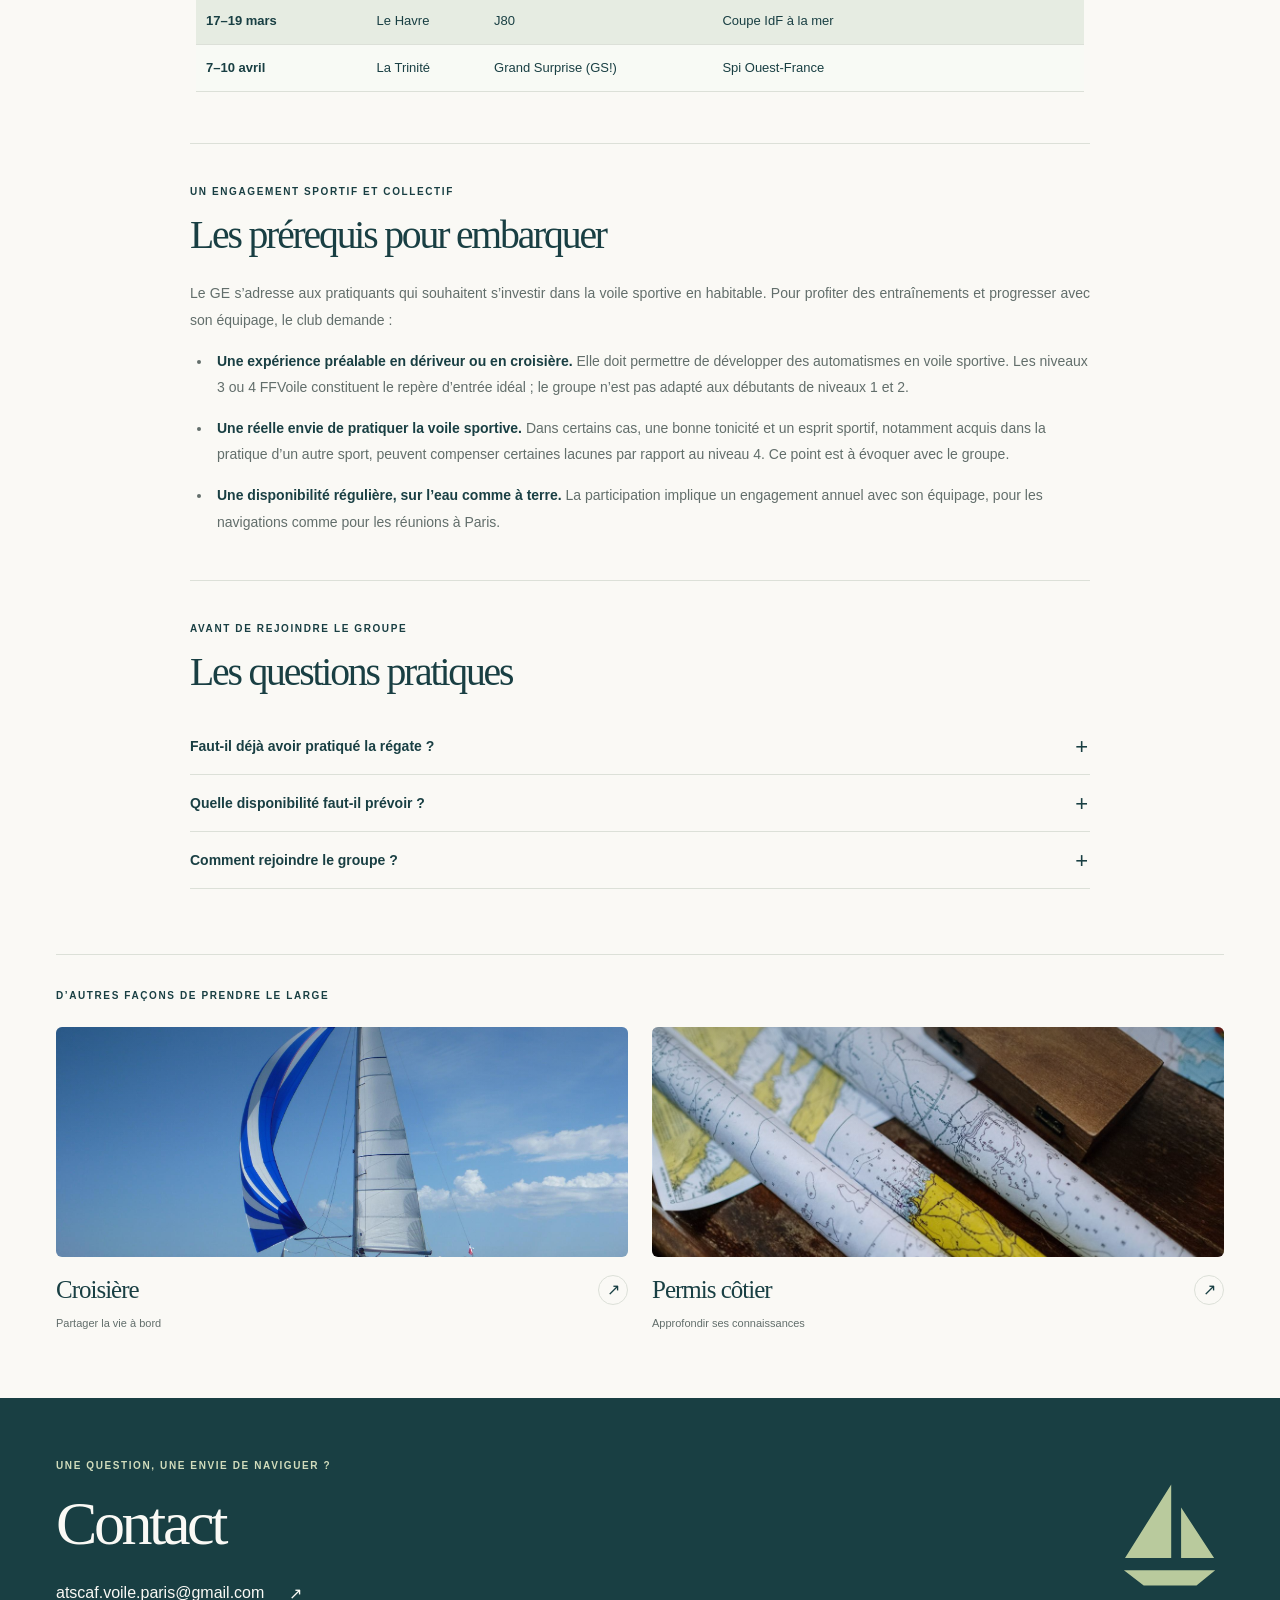
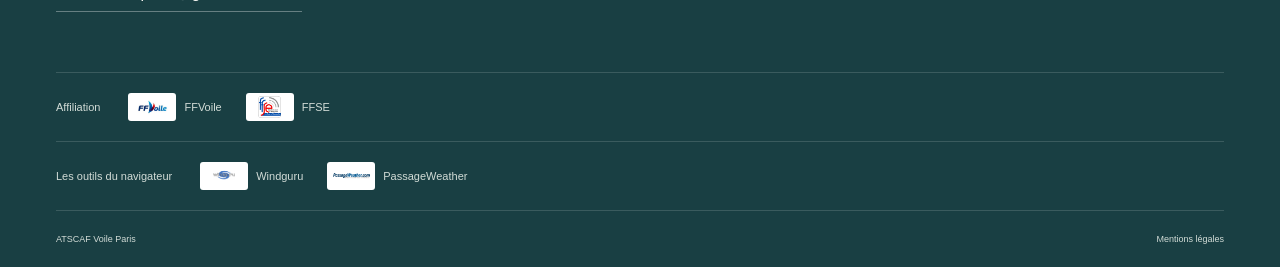
<file: pages/competitions.html>
<!doctype html>
<html lang="fr">
<head>
  <meta charset="UTF-8">
  <meta name="viewport" content="width=device-width, initial-scale=1">
  <meta name="theme-color" content="#153e43">
  <meta name="description" content="Découvrez le groupe d’entraînement de l’ATSCAF Voile Paris : J80 au Havre, Grand Surprise à Cherbourg, calendrier publié, encadrement et conditions d’inscription.">
  <title>Régates — ATSCAF Voile Paris</title>
  <link rel="icon" href="../assets/icons/favicon.svg" type="image/svg+xml">
  <link rel="stylesheet" href="../assets/css/styles.css">
  <link rel="stylesheet" href="../assets/css/activities.css">
</head>
<body>
  <a class="skip-link" href="#contenu">Aller au contenu</a>
  <!-- shared:header:start -->
  <header class="site-header">
    <a class="brand" href="../index.html" aria-label="ATSCAF Voile Paris, accueil">
      <img class="brand-mark" src="../assets/images/site/logo-atscaf-voile.png" alt="" width="195" height="158">
    </a>
    <nav aria-label="Navigation principale">
      <a href="../index.html#club">Le club</a>
      <a href="croisiere.html">Croisière</a>
      <a href="permis.html">Formation</a>
      <a href="competitions.html" aria-current="page">Compétition</a>
      <a href="retours-experience.html">Retours d’expérience</a>
      <a href="et-aussi.html">Et aussi...</a>
    </nav>
    <a class="button button-small button-dark header-join" href="../index.html#adherer">Rejoindre le club <span aria-hidden="true">↗</span></a>
    <aside class="news-banner" aria-label="Actualité du club">
      <span class="news-banner-label">À la une</span>
      <p><strong>Permis côtier · Session 2027</strong> — Pré-inscrivez-vous avant le <time datetime="2026-11-30">30 novembre 2026</time>.</p>
      <a href="permis-cotier.html#inscription-title">Plus d’info <span aria-hidden="true">↗</span></a>
    </aside>
  </header>
  <!-- shared:header:end -->

  <main id="contenu" class="activity-page wrap">
    <nav class="breadcrumb" aria-label="Fil d’Ariane"><a href="../index.html">Accueil</a><span aria-hidden="true">/</span><span aria-current="page">Régates</span></nav>
    <section class="activity-hero" aria-labelledby="activity-title">
      <div class="activity-intro">
        <p class="eyebrow">RÉGATES · L’ÉNERGIE DU COLLECTIF</p>
        <h1 id="activity-title">Le goût du défi.<br><em>La force du collectif.</em></h1>
        <p>Affiner ses manœuvres, trouver les bons automatismes et vibrer en régate. Le groupe d’entraînement fait de la progression une aventure d’équipage.</p>
      </div>
      <figure class="activity-cover"><img src="../assets/images/site/regate.jpg" alt="Plusieurs voiliers en régate, équipages en action" width="1920" height="1440" fetchpriority="high"><figcaption>La voile sportive · Un même cap, un équipage</figcaption></figure>
    </section>
    <dl class="activity-highlights">
      <div><dt>Au Havre</dt><dd>Entraînements sur J80</dd></div>
      <div><dt>À Cherbourg</dt><dd>Entraînements sur Grand Surprise</dd></div>
      <div><dt>L’engagement</dt><dd>Une pratique régulière sur l’année</dd></div>
    </dl>

    <div class="activity-layout activity-layout-single">
      <div class="activity-content">
        <section aria-labelledby="groupe-title">
          <p class="eyebrow">LE GROUPE D’ENTRAÎNEMENT</p><h2 id="groupe-title">Progresser ensemble.<br><em>Se dépasser sur l’eau.</em></h2>
          <p>Le groupe d’entraînement, ou GE, propose une pratique sportive de la voile en habitable. On y recherche la performance, mais aussi le partage d’expérience et la mise en commun des compétences.</p>
          <p>Les entraînements sur l’eau sont complétés par des réunions d’avancement à Paris, consacrées aux fondamentaux techniques de la régate et au débriefing des navigations. L’objectif est d’identifier ensemble les points à améliorer pour les prochaines sorties.</p>
          <p>Le groupe bénéficie du coaching de <strong>Bernard, adhérent de l’ATSCAF et entraîneur fédéral</strong>. Cet accompagnement associe recherche de performance et partage des compétences au sein de l’équipage.</p>
        </section>
        <section aria-labelledby="podium-title">
          <p class="eyebrow">LES RÉSULTATS DE L’ÉQUIPE</p><h2 id="podium-title">Un équipage sur le podium</h2>
          <p>L’équipe s’est brillamment distinguée en décrochant la <strong>3e place au championnat de France entreprise</strong> et la <strong>2e place au challenge FFSE</strong>. Ces beaux résultats récompensent l’engagement des équipiers, le travail à l’entraînement et la force du collectif.</p>
          <figure class="activity-photo">
            <img src="../assets/images/site/regate-championnat-france.jpg" alt="Des équipiers en manœuvre à bord d’un voilier de régate" width="2048" height="1365" loading="lazy">
            <figcaption>L’équipage en action · Photo : Patrick Deroualle</figcaption>
          </figure>
        </section>
        <section aria-labelledby="entrainement-title">
          <p class="eyebrow">SUR L’EAU ET À TERRE</p><h2 id="entrainement-title">Un projet qui se construit</h2>
          <ol class="activity-steps">
            <li><strong>S’entraîner sur deux supports</strong><p>Le programme comprend des navigations sur J80 au Havre et sur Grand Surprise à Cherbourg, pour travailler les fondamentaux et les automatismes en équipage.</p></li>
            <li><strong>Analyser et partager</strong><p>Les échanges à Paris permettent de revoir les points techniques, de préparer les entraînements et de tirer les enseignements des sorties précédentes.</p></li>
            <li><strong>Se retrouver en régate</strong><p>Le programme nautique associe entraînements et participation à des régates. Le calendrier publié par le club mentionne notamment le championnat d’hiver, le Trophée des entreprises, la Coupe IdF à la mer et le Spi Ouest-France.</p></li>
          </ol>
        </section>
        <section id="calendrier" aria-labelledby="calendrier-title">
          <p class="eyebrow">LES RENDEZ-VOUS DU GROUPE</p><h2 id="calendrier-title">Le calendrier publié par le club</h2>
          <p id="calendrier-note"><strong>L’année de ces rendez-vous n’est pas précisée.</strong> Ce calendrier est présenté à titre de référence : il ne constitue pas un programme confirmé pour la saison en cours. Contactez le groupe pour connaître les prochaines dates.</p>
          <div class="activity-table-scroll" role="region" aria-labelledby="calendrier-title" tabindex="0">
            <table class="activity-table" aria-describedby="calendrier-note">
              <caption>Dates, lieux et supports · Année non précisée</caption>
              <thead><tr><th scope="col">Dates</th><th scope="col">Lieu</th><th scope="col">Support</th><th scope="col">Rendez-vous</th></tr></thead>
              <tbody>
                <tr><th scope="row">3–4 décembre</th><td>Le Havre</td><td>J80</td><td>Entraînement et championnat d’hiver</td></tr>
                <tr><th scope="row">21–22 janvier</th><td>Le Havre</td><td>J80</td><td>Entraînement J’s en Folies</td></tr>
                <tr><th scope="row">4–5 février</th><td>Le Havre</td><td>J80</td><td>Entraînement et championnat d’hiver</td></tr>
                <tr><th scope="row">18–19 février</th><td>Le Havre</td><td>J80</td><td>Entraînement et championnat d’hiver</td></tr>
                <tr><th scope="row">11–12 mars</th><td>Le Havre</td><td>J80</td><td>Trophée des entreprises</td></tr>
                <tr><th scope="row">17–19 mars</th><td>Le Havre</td><td>J80</td><td>Coupe IdF à la mer</td></tr>
                <tr><th scope="row">7–10 avril</th><td>La Trinité</td><td>Grand Surprise (GS!)</td><td>Spi Ouest-France</td></tr>
              </tbody>
            </table>
          </div>
        </section>
        <section aria-labelledby="prerequis-title">
          <p class="eyebrow">UN ENGAGEMENT SPORTIF ET COLLECTIF</p><h2 id="prerequis-title">Les prérequis pour embarquer</h2>
          <p>Le GE s’adresse aux pratiquants qui souhaitent s’investir dans la voile sportive en habitable. Pour profiter des entraînements et progresser avec son équipage, le club demande :</p>
          <ul class="activity-checklist">
            <li><strong>Une expérience préalable en dériveur ou en croisière.</strong> Elle doit permettre de développer des automatismes en voile sportive. Les niveaux 3 ou 4 FFVoile constituent le repère d’entrée idéal ; le groupe n’est pas adapté aux débutants de niveaux 1 et 2.</li>
            <li><strong>Une réelle envie de pratiquer la voile sportive.</strong> Dans certains cas, une bonne tonicité et un esprit sportif, notamment acquis dans la pratique d’un autre sport, peuvent compenser certaines lacunes par rapport au niveau 4. Ce point est à évoquer avec le groupe.</li>
            <li><strong>Une disponibilité régulière, sur l’eau comme à terre.</strong> La participation implique un engagement annuel avec son équipage, pour les navigations comme pour les réunions à Paris.</li>
          </ul>
        </section>
        <section aria-labelledby="competition-questions">
          <p class="eyebrow">AVANT DE REJOINDRE LE GROUPE</p><h2 id="competition-questions">Les questions pratiques</h2>
          <details class="activity-faq"><summary>Faut-il déjà avoir pratiqué la régate ?</summary><p>Le club cite une expérience en dériveur ou en croisière, avec les niveaux 3 ou 4 FFVoile comme repère idéal. L’envie de pratiquer la voile sportive et les aptitudes de chacun comptent également. Présentez votre parcours au groupe ; cette activité n’est pas destinée aux débutants.</p></details>
          <details class="activity-faq"><summary>Quelle disponibilité faut-il prévoir ?</summary><p>Le projet demande un engagement annuel avec son équipage et une participation régulière, sur l’eau comme à terre. Le calendrier est à discuter avec les responsables du groupe.</p></details>
          <details class="activity-faq"><summary>Comment rejoindre le groupe ?</summary><p>Écrivez à <a href="mailto:atscaf.voile.paris@gmail.com?subject=Inscription%20au%20groupe%20d%E2%80%99entra%C3%AEnement">atscaf.voile.paris@gmail.com</a> pour demander des renseignements ou vous inscrire : le club vous transmettra un bulletin d’inscription. Indiquez votre expérience, vos motivations et vos disponibilités pour préparer cet échange. Si vous n’êtes pas encore adhérent, retrouvez les bulletins et les démarches dans la rubrique <a href="../index.html#adherer">adhésion</a>.</p></details>
        </section>
      </div>
    </div>
    <section class="related-activities" aria-labelledby="related-title">
      <p class="eyebrow" id="related-title">D’AUTRES FAÇONS DE PRENDRE LE LARGE</p>
      <div class="activity-grid">
        <a class="activity-card" href="croisiere.html">
          <span class="card-visual"><img src="../assets/images/site/croisiere.jpg" alt="" width="1920" height="1440" loading="lazy"></span>
          <span class="card-content"><span class="card-title">Croisière <span class="round-arrow" aria-hidden="true">↗</span></span><span class="card-description">Partager la vie à bord</span></span>
        </a>
        <a class="activity-card" href="permis-cotier.html">
          <span class="card-visual"><img src="../assets/images/site/permis-carte-marine.jpg" alt="" width="1200" height="800" loading="lazy"></span>
          <span class="card-content"><span class="card-title">Permis côtier <span class="round-arrow" aria-hidden="true">↗</span></span><span class="card-description">Approfondir ses connaissances</span></span>
        </a>
      </div>
    </section>
  </main>

  <!-- shared:footer:start -->
  <footer id="contact">
    <div class="footer-main wrap"><div><p class="eyebrow">UNE QUESTION, UNE ENVIE DE NAVIGUER ?</p><h2>Contact</h2><a class="email-link" href="mailto:atscaf.voile.paris@gmail.com">atscaf.voile.paris@gmail.com <span aria-hidden="true">↗</span></a></div><svg class="footer-sail" viewBox="0 0 100 100" aria-hidden="true"><path d="M52 4 10 71h42zm9 21v46h30zM9 82h83L75 96H27z" fill="currentColor"/></svg></div>
    <section class="footer-tools wrap" aria-labelledby="footer-affiliations-title">
      <h2 id="footer-affiliations-title">Affiliation</h2>
      <div class="footer-tools-links">
        <a class="footer-tool" href="https://www.ffvoile.fr/ffv/web/portail/"><img src="../assets/images/outils/ffv.jpg" alt="" width="294" height="171" loading="lazy"><span><strong>FFVoile</strong><small>La Fédération Française de Voile</small></span><span aria-hidden="true">↗</span></a>
        <a class="footer-tool" href="https://ffse.fr/"><img src="../assets/images/outils/ffse.png" alt="" width="633" height="594" loading="lazy"><span><strong>FFSE</strong><small>La Fédération Française du Sport d’Entreprise</small></span><span aria-hidden="true">↗</span></a>
      </div>
    </section>
    <section class="footer-tools wrap" aria-labelledby="footer-tools-title">
      <h2 id="footer-tools-title">Les outils du navigateur</h2>
      <div class="footer-tools-links">
        <a class="footer-tool" href="https://www.windguru.cz/112"><img src="../assets/images/outils/windguru.png" alt="" width="225" height="225" loading="lazy"><span><strong>Windguru</strong><small>Les prévisions de vent</small></span><span aria-hidden="true">↗</span></a>
        <a class="footer-tool" href="https://www.passageweather.com/"><img src="../assets/images/outils/passageweather.png" alt="" width="300" height="150" loading="lazy"><span><strong>PassageWeather</strong><small>La météo marine au large</small></span><span aria-hidden="true">↗</span></a>
      </div>
    </section>
    <div class="footer-bottom wrap"><span>ATSCAF Voile Paris</span><a href="mentions-legales.html">Mentions légales</a></div>
  </footer>
  <!-- shared:footer:end -->
</body>
</html>
</file>
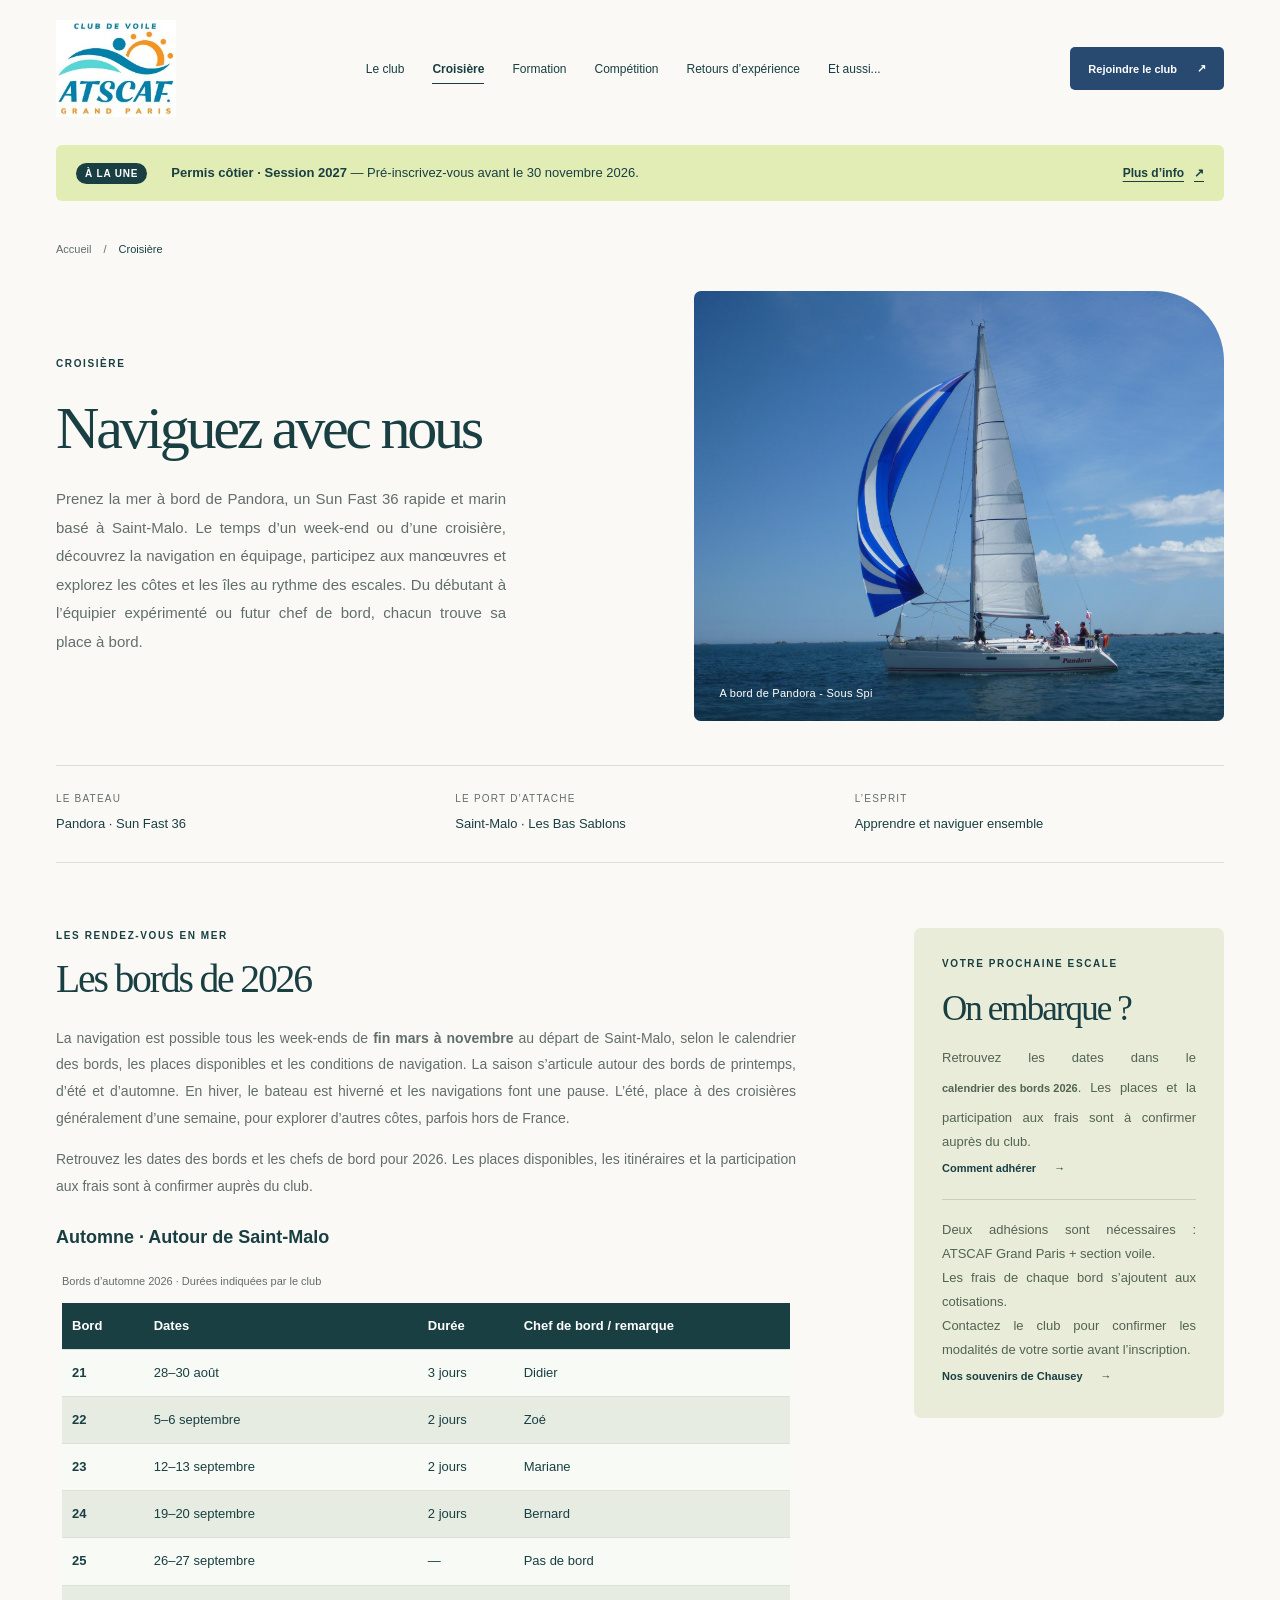
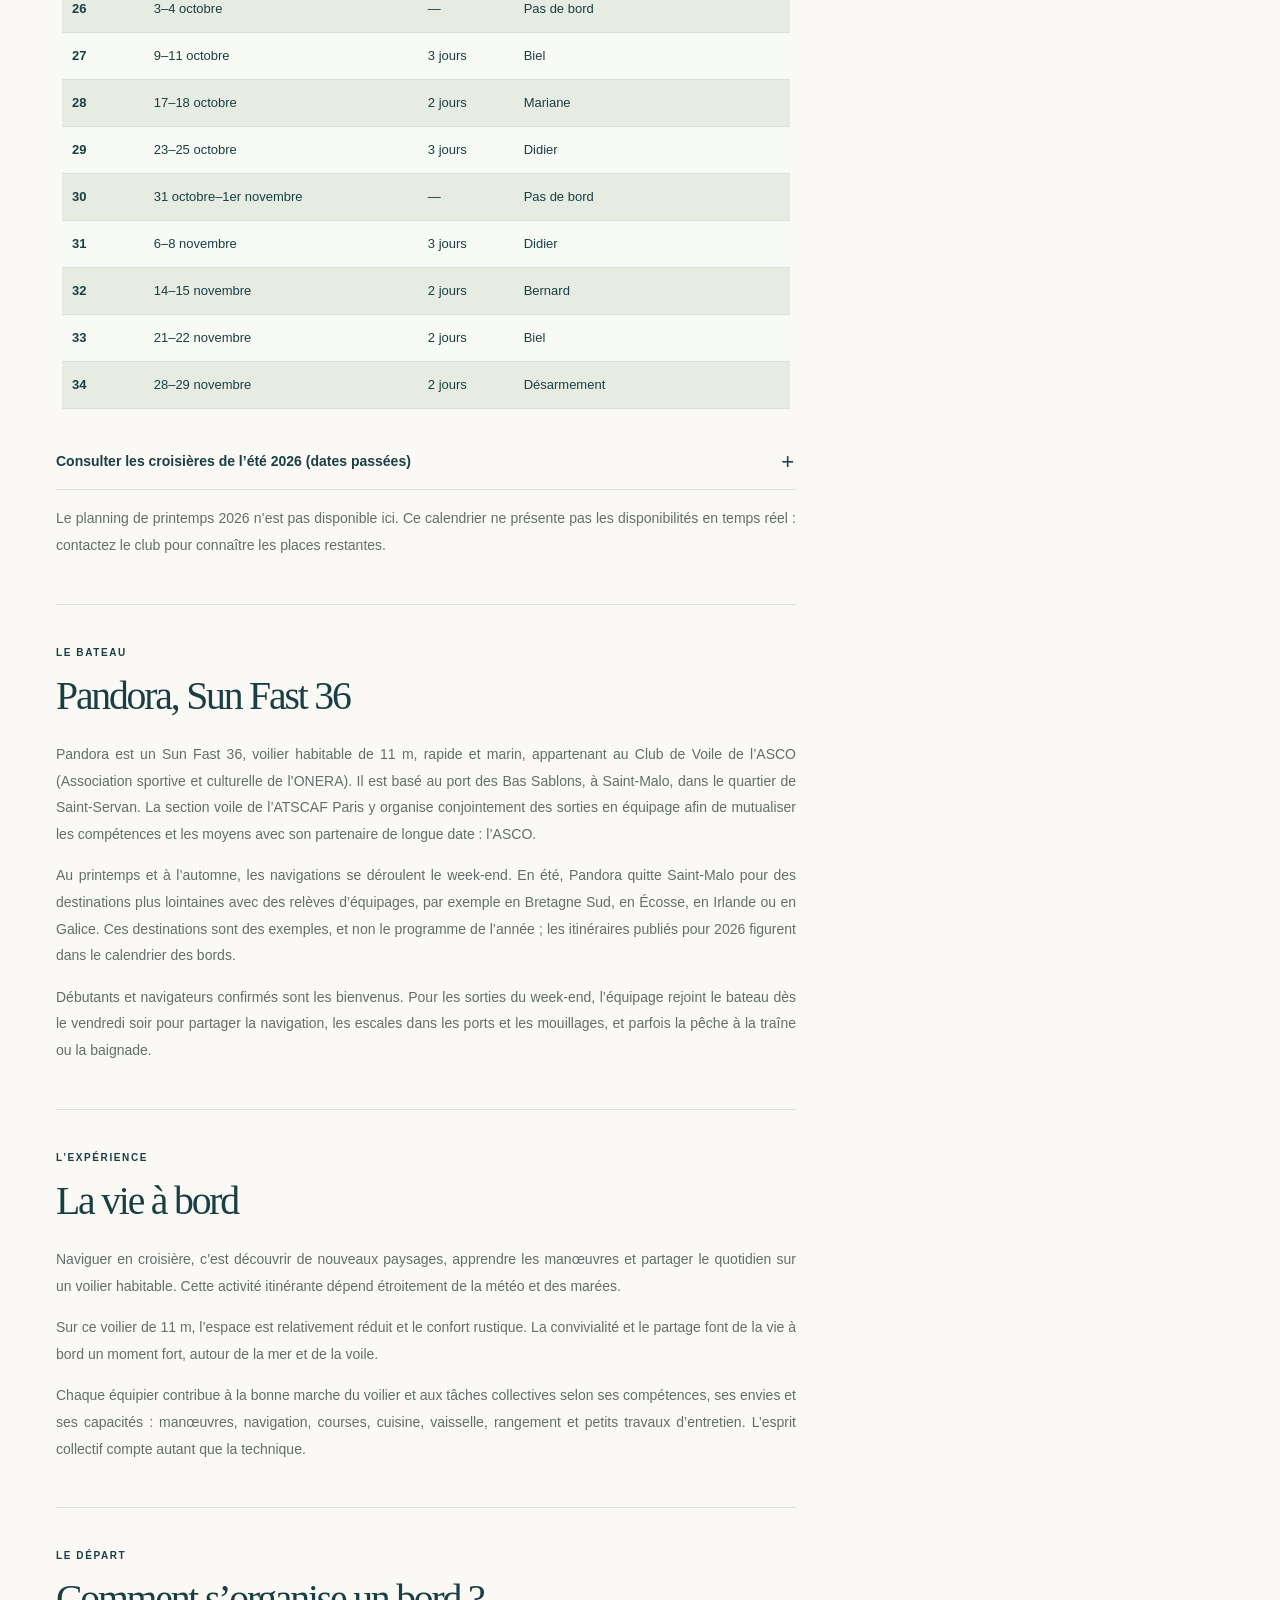
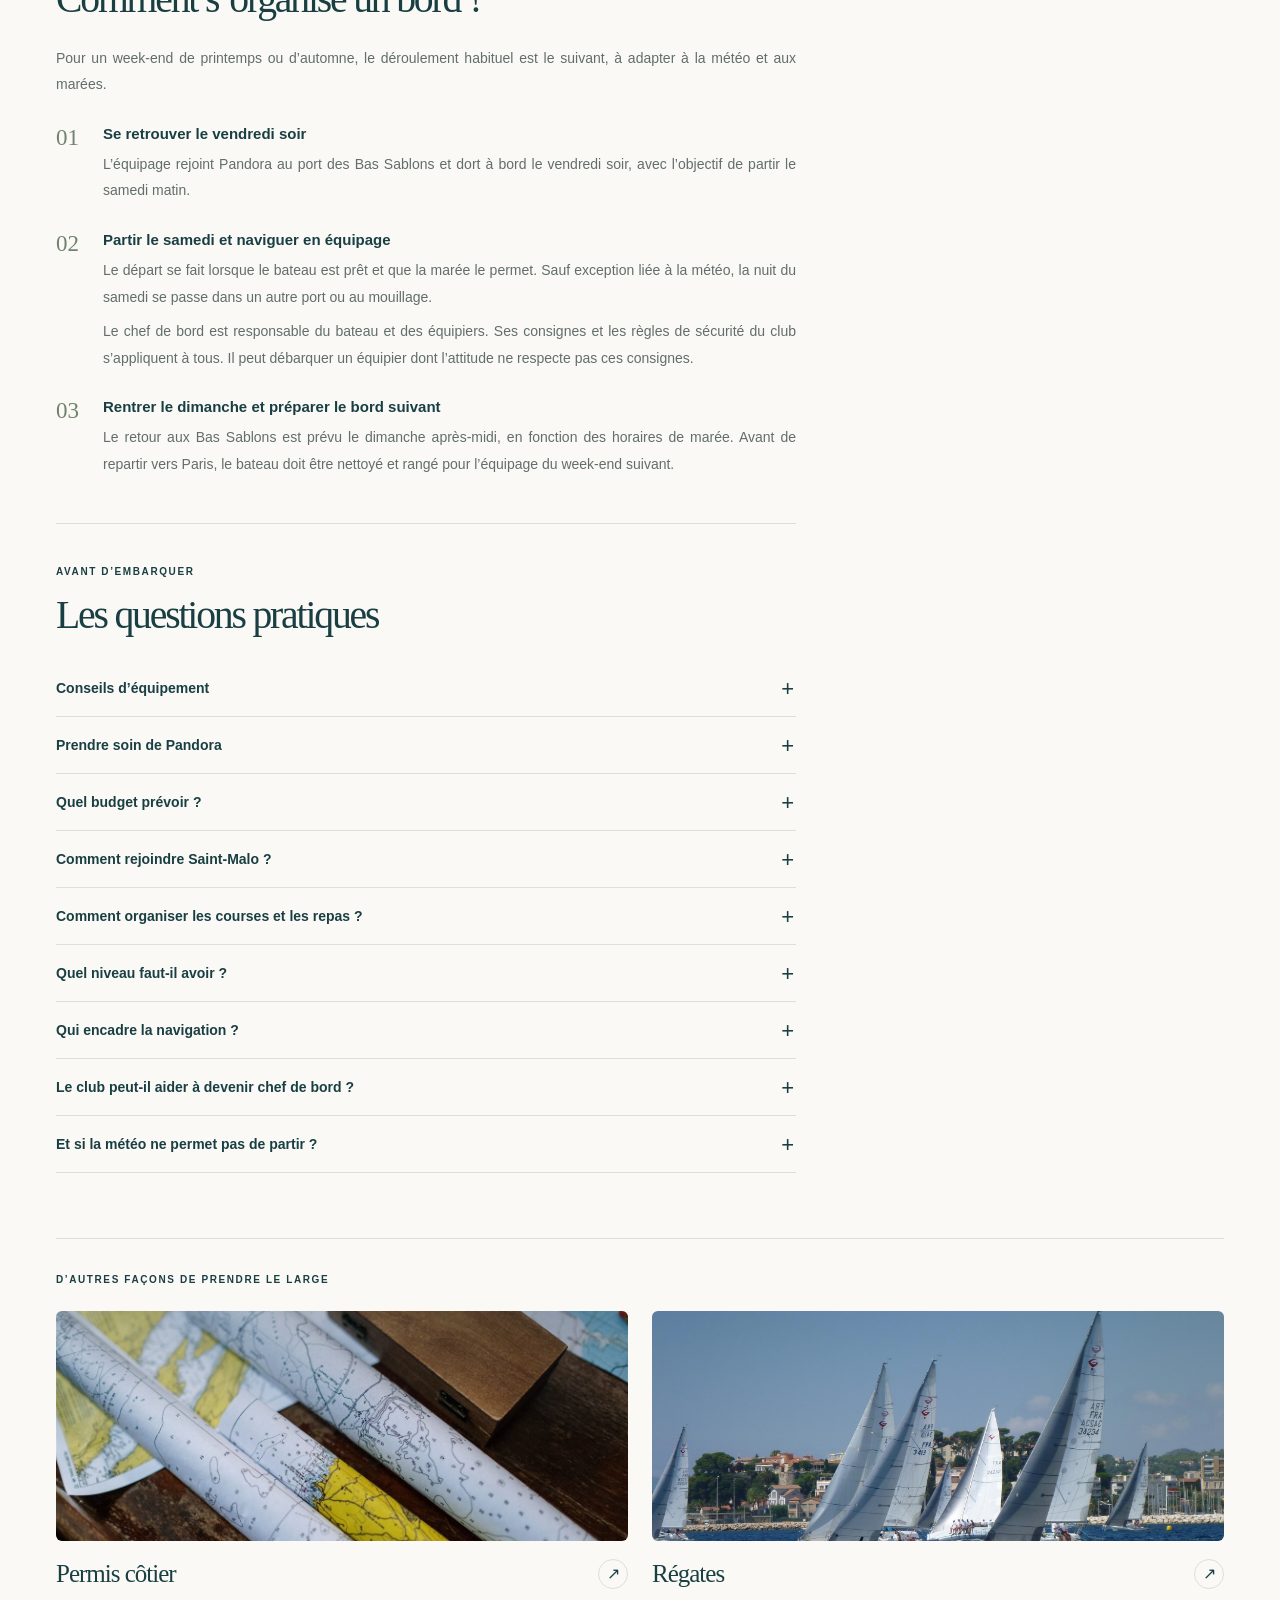
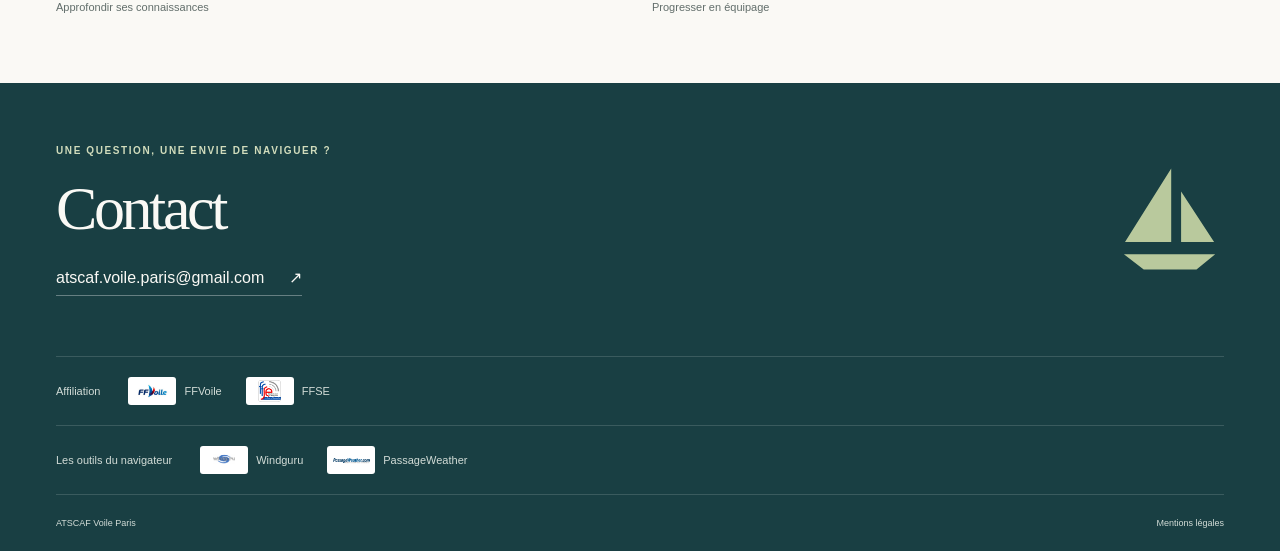
<file: pages/croisiere.html>
<!doctype html>
<html lang="fr">
<head>
  <meta charset="UTF-8">
  <meta name="viewport" content="width=device-width, initial-scale=1">
  <meta name="theme-color" content="#153e43">
  <meta name="description" content="Embarquez avec l’ATSCAF Voile Paris à bord de Pandora : croisières, vie en équipage et informations pratiques pour préparer votre départ.">
  <title>Croisière — ATSCAF Voile Paris</title>
  <link rel="icon" href="../assets/icons/favicon.svg" type="image/svg+xml">
  <link rel="stylesheet" href="../assets/css/styles.css">
  <link rel="stylesheet" href="../assets/css/activities.css">
</head>
<body>
  <a class="skip-link" href="#contenu">Aller au contenu</a>
  <!-- shared:header:start -->
  <header class="site-header">
    <a class="brand" href="../index.html" aria-label="ATSCAF Voile Paris, accueil">
      <img class="brand-mark" src="../assets/images/site/logo-atscaf-voile.png" alt="" width="195" height="158">
    </a>
    <nav aria-label="Navigation principale">
      <a href="../index.html#club">Le club</a>
      <a href="croisiere.html" aria-current="page">Croisière</a>
      <a href="permis.html">Formation</a>
      <a href="competitions.html">Compétition</a>
      <a href="retours-experience.html">Retours d’expérience</a>
      <a href="et-aussi.html">Et aussi...</a>
    </nav>
    <a class="button button-small button-dark header-join" href="../index.html#adherer">Rejoindre le club <span aria-hidden="true">↗</span></a>
    <aside class="news-banner" aria-label="Actualité du club">
      <span class="news-banner-label">À la une</span>
      <p><strong>Permis côtier · Session 2027</strong> — Pré-inscrivez-vous avant le <time datetime="2026-11-30">30 novembre 2026</time>.</p>
      <a href="permis-cotier.html#inscription-title">Plus d’info <span aria-hidden="true">↗</span></a>
    </aside>
  </header>
  <!-- shared:header:end -->

  <main id="contenu" class="activity-page wrap">
    <nav class="breadcrumb" aria-label="Fil d’Ariane"><a href="../index.html">Accueil</a><span aria-hidden="true">/</span><span aria-current="page">Croisière</span></nav>
    <section class="activity-hero" aria-labelledby="activity-title">
      <div class="activity-intro">
        <p class="eyebrow">CROISIÈRE</p>
        <h1 id="activity-title">Naviguez avec nous</h1>
        <p>Prenez la mer à bord de Pandora, un Sun Fast 36 rapide et marin basé à Saint-Malo. Le temps d’un week-end ou d’une croisière, découvrez la navigation en équipage, participez aux manœuvres et explorez les côtes et les îles au rythme des escales. Du débutant à l’équipier expérimenté ou futur chef de bord, chacun trouve sa place à bord.</p>
      </div>
      <figure class="activity-cover"><img src="../assets/images/site/croisiere.jpg" alt="Pandora sous ses voiles bleues et blanches, en navigation" width="1920" height="1440" fetchpriority="high"><figcaption>A bord de Pandora - Sous Spi</figcaption></figure>
    </section>
    <dl class="activity-highlights">
      <div><dt>Le bateau</dt><dd>Pandora · Sun Fast 36</dd></div>
      <div><dt>Le port d’attache</dt><dd>Saint-Malo · Les Bas Sablons</dd></div>
      <div><dt>L’esprit</dt><dd>Apprendre et naviguer ensemble</dd></div>
    </dl>

    <div class="activity-layout">
      <div class="activity-content">
        <section id="calendrier" aria-labelledby="calendrier-title">
          <p class="eyebrow">LES RENDEZ-VOUS EN MER</p><h2 id="calendrier-title">Les bords de 2026</h2>
          <p>La navigation est possible tous les week-ends de <strong>fin mars à novembre</strong> au départ de Saint-Malo, selon le calendrier des bords, les places disponibles et les conditions de navigation. La saison s’articule autour des bords de printemps, d’été et d’automne. En hiver, le bateau est hiverné et les navigations font une pause. L’été, place à des croisières généralement d’une semaine, pour explorer d’autres côtes, parfois hors de France.</p>
          <p>Retrouvez les dates des bords et les chefs de bord pour 2026. Les places disponibles, les itinéraires et la participation aux frais sont à confirmer auprès du club.</p>
          <h3 class="activity-calendar-title" id="automne-title">Automne · Autour de Saint-Malo</h3>
          <div class="activity-table-scroll" role="region" aria-labelledby="automne-title" tabindex="0">
            <table class="activity-table">
              <caption>Bords d’automne 2026 · Durées indiquées par le club</caption>
              <thead><tr><th scope="col">Bord</th><th scope="col">Dates</th><th scope="col">Durée</th><th scope="col">Chef de bord / remarque</th></tr></thead>
              <tbody>
                <tr><th scope="row">21</th><td>28–30 août</td><td>3 jours</td><td>Didier</td></tr>
                <tr><th scope="row">22</th><td>5–6 septembre</td><td>2 jours</td><td>Zoé</td></tr>
                <tr><th scope="row">23</th><td>12–13 septembre</td><td>2 jours</td><td>Mariane</td></tr>
                <tr><th scope="row">24</th><td>19–20 septembre</td><td>2 jours</td><td>Bernard</td></tr>
                <tr><th scope="row">25</th><td>26–27 septembre</td><td>—</td><td>Pas de bord</td></tr>
                <tr><th scope="row">26</th><td>3–4 octobre</td><td>—</td><td>Pas de bord</td></tr>
                <tr><th scope="row">27</th><td>9–11 octobre</td><td>3 jours</td><td>Biel</td></tr>
                <tr><th scope="row">28</th><td>17–18 octobre</td><td>2 jours</td><td>Mariane</td></tr>
                <tr><th scope="row">29</th><td>23–25 octobre</td><td>3 jours</td><td>Didier</td></tr>
                <tr><th scope="row">30</th><td>31 octobre–1er novembre</td><td>—</td><td>Pas de bord</td></tr>
                <tr><th scope="row">31</th><td>6–8 novembre</td><td>3 jours</td><td>Didier</td></tr>
                <tr><th scope="row">32</th><td>14–15 novembre</td><td>2 jours</td><td>Bernard</td></tr>
                <tr><th scope="row">33</th><td>21–22 novembre</td><td>2 jours</td><td>Biel</td></tr>
                <tr><th scope="row">34</th><td>28–29 novembre</td><td>2 jours</td><td>Désarmement</td></tr>
              </tbody>
            </table>
          </div>
          <details class="activity-faq">
            <summary>Consulter les croisières de l’été 2026 (dates passées)</summary>
            <div class="activity-table-scroll" role="region" aria-label="Croisières de l’été 2026" tabindex="0">
              <table class="activity-table">
                <caption>Croisières d’été 2026 · Relèves d’équipages</caption>
                <thead><tr><th scope="col">Bord</th><th scope="col">Dates</th><th scope="col">Départ → arrivée</th><th scope="col">Chef de bord</th></tr></thead>
                <tbody>
                  <tr><th scope="row">16</th><td>4–14 juillet</td><td>La Rochelle → Lorient</td><td>Marianne</td></tr>
                  <tr><th scope="row">17</th><td>14–25 juillet</td><td>Lorient → à confirmer</td><td>Didier</td></tr>
                  <tr><th scope="row">18</th><td>25 juillet–1er août</td><td>À confirmer → Brest</td><td>Didier</td></tr>
                  <tr><th scope="row">19</th><td>1er–15 août</td><td>Brest → Saint-Malo</td><td>Didier</td></tr>
                  <tr><th scope="row">20</th><td>15–23 août</td><td>Saint-Malo → Saint-Malo</td><td>Biel</td></tr>
                </tbody>
              </table>
            </div>
            <p>Pour le bord 20, les objectifs annoncés étaient la côte de Granit Rose et la veille de la fête de l’Oignon à Roscoff, avec une navigation de nuit possible.</p>
          </details>
          <p>Le planning de printemps 2026 n’est pas disponible ici. Ce calendrier ne présente pas les disponibilités en temps réel : contactez le club pour connaître les places restantes.</p>
        </section>
        <section id="bateau" aria-labelledby="bateau-title">
          <p class="eyebrow">LE BATEAU</p><h2 id="bateau-title">Pandora, Sun Fast 36</h2>
          <p>Pandora est un Sun Fast 36, voilier habitable de 11 m, rapide et marin, appartenant au Club de Voile de l’ASCO (Association sportive et culturelle de l’ONERA). Il est basé au port des Bas Sablons, à Saint-Malo, dans le quartier de Saint-Servan. La section voile de l’ATSCAF Paris y organise conjointement des sorties en équipage afin de mutualiser les compétences et les moyens avec son partenaire de longue date : l’ASCO.</p>
          <p>Au printemps et à l’automne, les navigations se déroulent le week-end. En été, Pandora quitte Saint-Malo pour des destinations plus lointaines avec des relèves d’équipages, par exemple en Bretagne Sud, en Écosse, en Irlande ou en Galice. Ces destinations sont des exemples, et non le programme de l’année ; les itinéraires publiés pour 2026 figurent dans le <a href="#calendrier">calendrier des bords</a>.</p>
          <p>Débutants et navigateurs confirmés sont les bienvenus. Pour les sorties du week-end, l’équipage rejoint le bateau dès le vendredi soir pour partager la navigation, les escales dans les ports et les mouillages, et parfois la pêche à la traîne ou la baignade.</p>
        </section>
        <section aria-labelledby="vie-title">
          <p class="eyebrow">L’EXPÉRIENCE</p><h2 id="vie-title">La vie à bord</h2>
          <p>Naviguer en croisière, c’est découvrir de nouveaux paysages, apprendre les manœuvres et partager le quotidien sur un voilier habitable. Cette activité itinérante dépend étroitement de la météo et des marées.</p>
          <p>Sur ce voilier de 11 m, l’espace est relativement réduit et le confort rustique. La convivialité et le partage font de la vie à bord un moment fort, autour de la mer et de la voile.</p>
          <p>Chaque équipier contribue à la bonne marche du voilier et aux tâches collectives selon ses compétences, ses envies et ses capacités : manœuvres, navigation, courses, cuisine, vaisselle, rangement et petits travaux d’entretien. L’esprit collectif compte autant que la technique.</p>
        </section>
        <section aria-labelledby="organisation-title">
          <p class="eyebrow">LE DÉPART</p><h2 id="organisation-title">Comment s’organise un bord ?</h2>
          <p>Pour un week-end de printemps ou d’automne, le déroulement habituel est le suivant, à adapter à la météo et aux marées.</p>
          <ol class="activity-steps">
            <li><strong>Se retrouver le vendredi soir</strong><p>L’équipage rejoint Pandora au port des Bas Sablons et dort à bord le vendredi soir, avec l’objectif de partir le samedi matin.</p></li>
            <li><strong>Partir le samedi et naviguer en équipage</strong><p>Le départ se fait lorsque le bateau est prêt et que la marée le permet. Sauf exception liée à la météo, la nuit du samedi se passe dans un autre port ou au mouillage.</p><p>Le chef de bord est responsable du bateau et des équipiers. Ses consignes et les règles de sécurité du club s’appliquent à tous. Il peut débarquer un équipier dont l’attitude ne respecte pas ces consignes.</p></li>
            <li><strong>Rentrer le dimanche et préparer le bord suivant</strong><p>Le retour aux Bas Sablons est prévu le dimanche après-midi, en fonction des horaires de marée. Avant de repartir vers Paris, le bateau doit être nettoyé et rangé pour l’équipage du week-end suivant.</p></li>
          </ol>
        </section>
        <section aria-labelledby="croisiere-questions">
          <p class="eyebrow">AVANT D’EMBARQUER</p><h2 id="croisiere-questions">Les questions pratiques</h2>
          <details class="activity-faq" id="conseils">
            <summary id="conseils-title">Conseils d’équipement</summary>
            <p>Pour les sorties en mer, chaque équipier doit prévoir :</p>
            <ul class="activity-checklist">
              <li><strong>Un ciré complet : salopette et veste.</strong> Le club peut prêter une tenue à ceux qui n’en ont pas, sous réserve de disponibilité et en le prévenant suffisamment à l’avance.</li>
              <li><strong>Des bottes de mer ou des chaussures de pont (baskets adaptées),</strong> sans semelles noires qui laissent des traces.</li>
              <li><strong>Un duvet</strong> pour les nuits à bord.</li>
              <li><strong>Une ou deux polaires et un bonnet.</strong> Prévoyez des vêtements chauds, même l’été. À la mi-saison, ajoutez un ou deux vêtements chauds et respirants de « première couche », à porter sous les polaires. Vous en trouverez aux rayons voile ou course à pied des magasins de sport.</li>
              <li><strong>Des lunettes de soleil, de la crème solaire et une casquette.</strong></li>
              <li><strong>Un bagage souple :</strong> sac à dos ou sac de sport, plutôt qu’une valise rigide.</li>
            </ul>
          </details>
          <details class="activity-faq">
            <summary id="entretien-title">Prendre soin de Pandora</summary>
            <p class="eyebrow">UN BATEAU EN PARTAGE</p>
            <p>Les petits travaux d’entretien sont réalisés par l’équipage au cours de la croisière. À la fin de chaque week-end ou séjour, le bateau doit être entièrement nettoyé et rangé.</p>
            <p>Avant de quitter le bord, les opérations de mise en sécurité comprennent notamment la fermeture des vannes, le rangement du tangon et les vérifications concernant l’électricité et le gaz. Suivez les consignes du chef de bord pour effectuer ces opérations.</p>
          </details>
          <details class="activity-faq">
            <summary>Quel budget prévoir ?</summary>
            <p><strong>La PAF (participation aux frais)</strong> correspond aux frais du bateau. Le club communique son montant et les modalités pour chaque sortie.</p>
            <p><strong>La caisse de bord</strong> couvre la nourriture et les frais d’emplacement au port. Ces frais sont partagés entre tous les membres de l’équipage, chef de bord compris.</p>
            <p>À ces frais s’ajoutent les <strong>éventuelles dépenses personnelles</strong> de chaque équipier, notamment le transport pour rejoindre le lieu d’embarquement.</p>
          </details>
          <details class="activity-faq">
            <summary>Comment rejoindre Saint-Malo ?</summary>
            <p>Le trajet Paris–Saint-Malo se fait le plus souvent en covoiturage, avec la camionnette de l’ASCO lorsqu’elle est disponible ou avec les voitures des équipiers.</p>
            <p>Le rendez-vous est généralement fixé en banlieue sud (Massy, Le Guichet ou Châtillon) ou ouest. L’idéal est de quitter la région parisienne au plus tard à <strong>17 h le vendredi</strong>.</p>
          </details>
          <details class="activity-faq">
            <summary>Comment organiser les courses et les repas ?</summary>
            <p>Les équipiers participent à l’avitaillement et à la préparation des repas. Avant le week-end, le chef de bord fait circuler par mail une liste de menus et des courses correspondantes.</p>
            <p>Les courses peuvent être faites :</p>
            <ul class="activity-checklist">
              <li>Le vendredi après-midi en région parisienne.</li>
              <li>Le vendredi soir dans un supermarché sur la route de Saint-Malo.</li>
              <li>Par commande sur internet, à récupérer le samedi matin dans un drive de Saint-Malo.</li>
            </ul>
          </details>
          <details class="activity-faq"><summary>Quel niveau faut-il avoir ?</summary><p>La croisière s’adresse à tous, du débutant à l’équipier expérimenté ou futur chef de bord. Échangez avec le club sur votre expérience et vos envies avant de réserver. Le programme et les conditions de navigation permettent de déterminer les bords adaptés à votre niveau.</p></details>
          <details class="activity-faq"><summary>Qui encadre la navigation ?</summary><p>Les navigations sont placées sous la responsabilité d’un chef de bord qualifié, nommé par le club. Chaque nouveau chef de bord doit avoir obtenu la validation du niveau 5 FFVoile et l’agrément du collège des chefs de bord du club.</p></details>
          <details class="activity-faq"><summary>Le club peut-il aider à devenir chef de bord ?</summary><p>Un équipier peut demander une aide pour sa formation au niveau 5 FFVoile. Après accord du club, un stage dans une École Française de Voile peut être partiellement pris en charge par la section, sous la forme d’une allocation de 50 jours de navigation gratuits. Contactez le club avant d’engager la formation pour confirmer les modalités.</p></details>
          <details class="activity-faq"><summary>Et si la météo ne permet pas de partir ?</summary><p>Le club décline toute responsabilité si la météo ou une avarie indépendante de sa responsabilité impose d’annuler ou d’écourter une croisière (fortune de mer). Pour les croisières de 3 jours ou plus, le bureau peut toutefois décider de rembourser tout ou partie des journées de mer perdues : ce remboursement n’est pas automatique.</p></details>
        </section>
      </div>
      <aside class="activity-sidebar" aria-labelledby="depart-title">
        <p class="eyebrow">VOTRE PROCHAINE ESCALE</p><h2 id="depart-title">On embarque ?</h2>
        <p>Retrouvez les dates dans le <a class="text-link" href="#calendrier">calendrier des bords 2026</a>. Les places et la participation aux frais sont à confirmer auprès du club.</p>
        <a class="text-link" href="../index.html#adherer">Comment adhérer <span aria-hidden="true">→</span></a>
        <p class="activity-sidebar-note">Deux adhésions sont nécessaires : ATSCAF Grand Paris + section voile.<br>Les frais de chaque bord s’ajoutent aux cotisations.</p>
        <p>Contactez le club pour confirmer les modalités de votre sortie avant l’inscription.</p>
        <a class="text-link" href="retours-experience.html#chausey">Nos souvenirs de Chausey <span aria-hidden="true">→</span></a>
      </aside>
    </div>
    <section class="related-activities" aria-labelledby="related-title">
      <p class="eyebrow" id="related-title">D’AUTRES FAÇONS DE PRENDRE LE LARGE</p>
      <div class="activity-grid">
        <a class="activity-card" href="permis-cotier.html">
          <span class="card-visual"><img src="../assets/images/site/permis-carte-marine.jpg" alt="" width="1200" height="800" loading="lazy"></span>
          <span class="card-content"><span class="card-title">Permis côtier <span class="round-arrow" aria-hidden="true">↗</span></span><span class="card-description">Approfondir ses connaissances</span></span>
        </a>
        <a class="activity-card" href="competitions.html">
          <span class="card-visual"><img src="../assets/images/site/regate.jpg" alt="" width="1920" height="1440" loading="lazy"></span>
          <span class="card-content"><span class="card-title">Régates <span class="round-arrow" aria-hidden="true">↗</span></span><span class="card-description">Progresser en équipage</span></span>
        </a>
      </div>
    </section>
  </main>

  <!-- shared:footer:start -->
  <footer id="contact">
    <div class="footer-main wrap"><div><p class="eyebrow">UNE QUESTION, UNE ENVIE DE NAVIGUER ?</p><h2>Contact</h2><a class="email-link" href="mailto:atscaf.voile.paris@gmail.com">atscaf.voile.paris@gmail.com <span aria-hidden="true">↗</span></a></div><svg class="footer-sail" viewBox="0 0 100 100" aria-hidden="true"><path d="M52 4 10 71h42zm9 21v46h30zM9 82h83L75 96H27z" fill="currentColor"/></svg></div>
    <section class="footer-tools wrap" aria-labelledby="footer-affiliations-title">
      <h2 id="footer-affiliations-title">Affiliation</h2>
      <div class="footer-tools-links">
        <a class="footer-tool" href="https://www.ffvoile.fr/ffv/web/portail/"><img src="../assets/images/outils/ffv.jpg" alt="" width="294" height="171" loading="lazy"><span><strong>FFVoile</strong><small>La Fédération Française de Voile</small></span><span aria-hidden="true">↗</span></a>
        <a class="footer-tool" href="https://ffse.fr/"><img src="../assets/images/outils/ffse.png" alt="" width="633" height="594" loading="lazy"><span><strong>FFSE</strong><small>La Fédération Française du Sport d’Entreprise</small></span><span aria-hidden="true">↗</span></a>
      </div>
    </section>
    <section class="footer-tools wrap" aria-labelledby="footer-tools-title">
      <h2 id="footer-tools-title">Les outils du navigateur</h2>
      <div class="footer-tools-links">
        <a class="footer-tool" href="https://www.windguru.cz/112"><img src="../assets/images/outils/windguru.png" alt="" width="225" height="225" loading="lazy"><span><strong>Windguru</strong><small>Les prévisions de vent</small></span><span aria-hidden="true">↗</span></a>
        <a class="footer-tool" href="https://www.passageweather.com/"><img src="../assets/images/outils/passageweather.png" alt="" width="300" height="150" loading="lazy"><span><strong>PassageWeather</strong><small>La météo marine au large</small></span><span aria-hidden="true">↗</span></a>
      </div>
    </section>
    <div class="footer-bottom wrap"><span>ATSCAF Voile Paris</span><a href="mentions-legales.html">Mentions légales</a></div>
  </footer>
  <!-- shared:footer:end -->
</body>
</html>
</file>
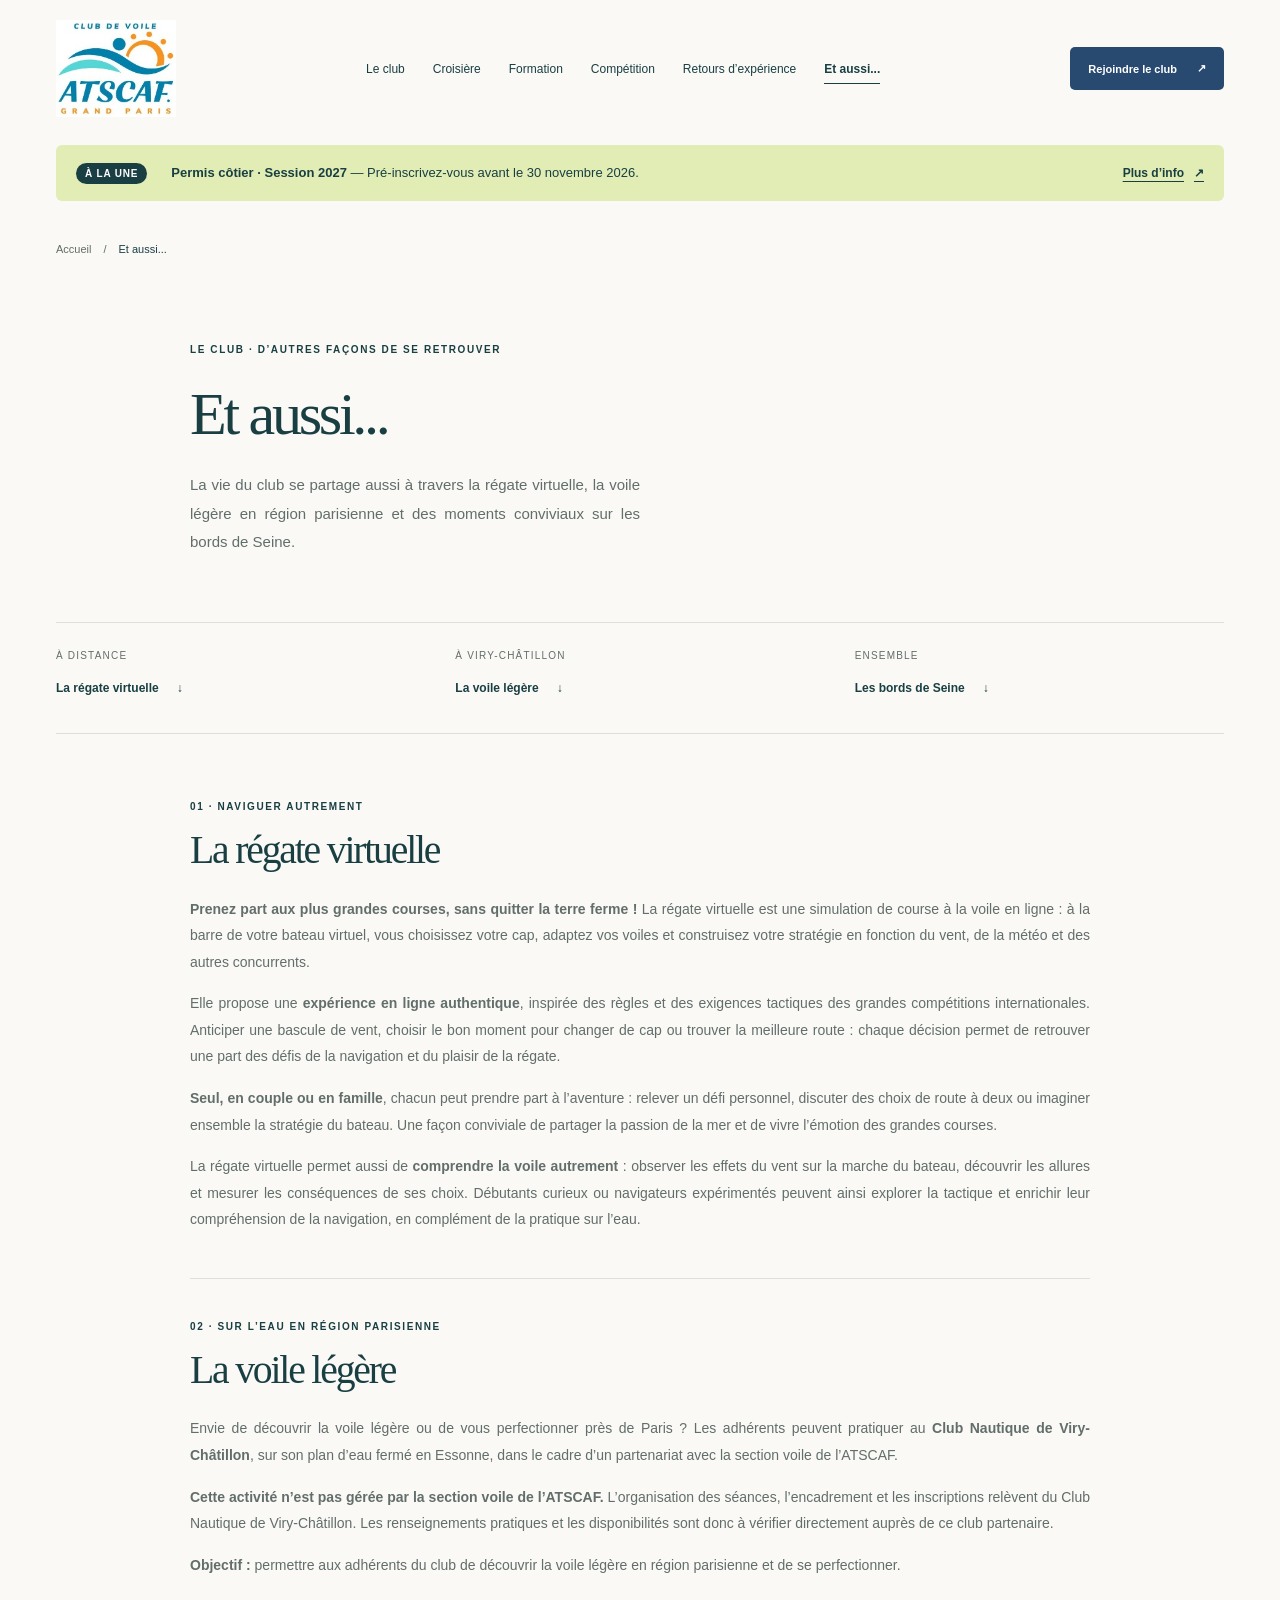
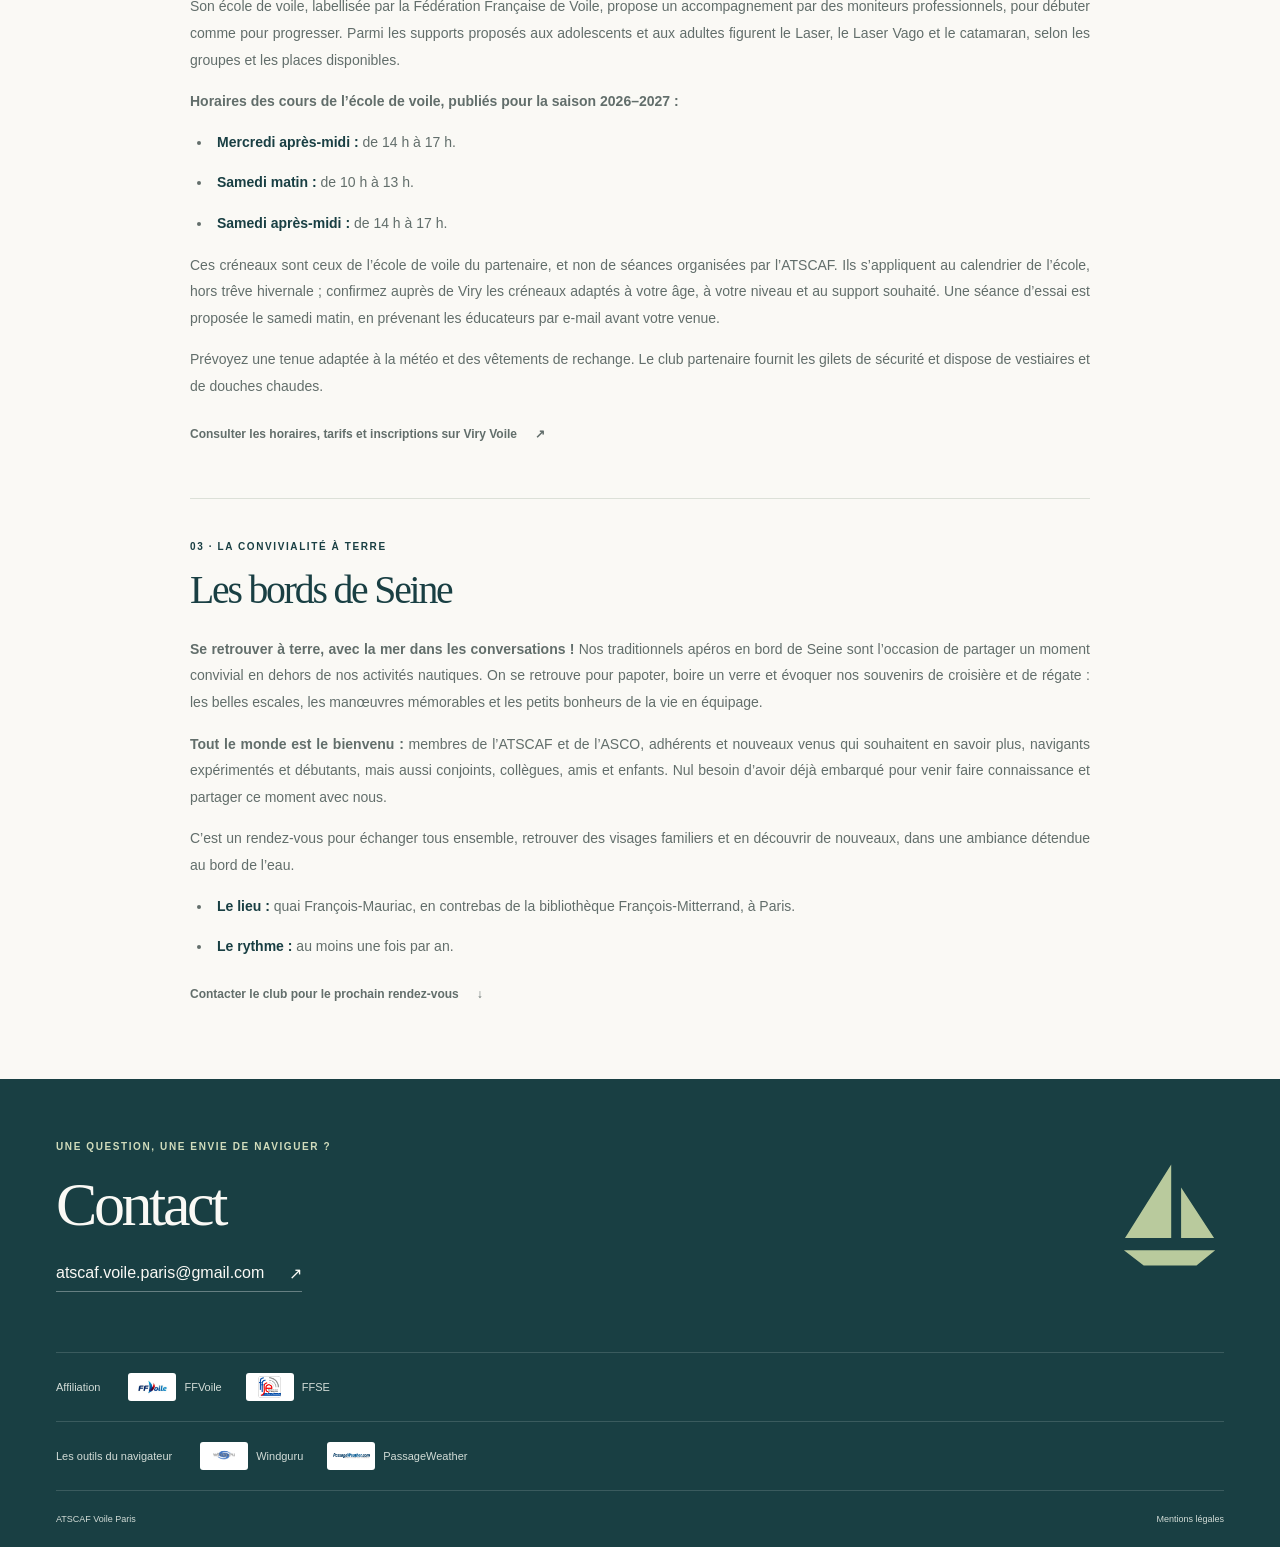
<file: pages/et-aussi.html>
<!doctype html>
<html lang="fr">
<head>
  <meta charset="UTF-8">
  <meta name="viewport" content="width=device-width, initial-scale=1">
  <meta name="theme-color" content="#153e43">
  <meta name="description" content="Découvrez les autres activités de l’ATSCAF Voile Paris : régate virtuelle, voile légère à Viry-Châtillon et moments conviviaux sur les bords de Seine.">
  <title>Et aussi... — ATSCAF Voile Paris</title>
  <link rel="icon" href="../assets/icons/favicon.svg" type="image/svg+xml">
  <link rel="stylesheet" href="../assets/css/styles.css">
  <link rel="stylesheet" href="../assets/css/activities.css">
</head>
<body>
  <a class="skip-link" href="#contenu">Aller au contenu</a>
  <!-- shared:header:start -->
  <header class="site-header">
    <a class="brand" href="../index.html" aria-label="ATSCAF Voile Paris, accueil">
      <img class="brand-mark" src="../assets/images/site/logo-atscaf-voile.png" alt="" width="195" height="158">
    </a>
    <nav aria-label="Navigation principale">
      <a href="../index.html#club">Le club</a>
      <a href="croisiere.html">Croisière</a>
      <a href="permis.html">Formation</a>
      <a href="competitions.html">Compétition</a>
      <a href="retours-experience.html">Retours d’expérience</a>
      <a href="et-aussi.html" aria-current="page">Et aussi...</a>
    </nav>
    <a class="button button-small button-dark header-join" href="../index.html#adherer">Rejoindre le club <span aria-hidden="true">↗</span></a>
    <aside class="news-banner" aria-label="Actualité du club">
      <span class="news-banner-label">À la une</span>
      <p><strong>Permis côtier · Session 2027</strong> — Pré-inscrivez-vous avant le <time datetime="2026-11-30">30 novembre 2026</time>.</p>
      <a href="permis-cotier.html#inscription-title">Plus d’info <span aria-hidden="true">↗</span></a>
    </aside>
  </header>
  <!-- shared:header:end -->

  <main id="contenu" class="activity-page wrap">
    <nav class="breadcrumb" aria-label="Fil d’Ariane"><a href="../index.html">Accueil</a><span aria-hidden="true">/</span><span aria-current="page">Et aussi...</span></nav>
    <div class="activity-layout activity-layout-single">
      <div class="activity-intro">
        <p class="eyebrow">LE CLUB · D’AUTRES FAÇONS DE SE RETROUVER</p>
        <h1>Et aussi...</h1>
        <p>La vie du club se partage aussi à travers la régate virtuelle, la voile légère en région parisienne et des moments conviviaux sur les bords de Seine.</p>
      </div>
    </div>
    <dl class="activity-highlights">
      <div><dt>À distance</dt><dd><a class="text-link" href="#regate-virtuelle">La régate virtuelle <span aria-hidden="true">↓</span></a></dd></div>
      <div><dt>À Viry-Châtillon</dt><dd><a class="text-link" href="#voile-legere">La voile légère <span aria-hidden="true">↓</span></a></dd></div>
      <div><dt>Ensemble</dt><dd><a class="text-link" href="#bords-de-seine">Les bords de Seine <span aria-hidden="true">↓</span></a></dd></div>
    </dl>

    <div class="activity-layout activity-layout-single">
      <div class="activity-content">
        <section id="regate-virtuelle" aria-labelledby="regate-title">
          <p class="eyebrow">01 · NAVIGUER AUTREMENT</p>
          <h2 id="regate-title">La régate virtuelle</h2>
          <p><strong>Prenez part aux plus grandes courses, sans quitter la terre ferme !</strong> La régate virtuelle est une simulation de course à la voile en ligne : à la barre de votre bateau virtuel, vous choisissez votre cap, adaptez vos voiles et construisez votre stratégie en fonction du vent, de la météo et des autres concurrents.</p>
          <p>Elle propose une <strong>expérience en ligne authentique</strong>, inspirée des règles et des exigences tactiques des grandes compétitions internationales. Anticiper une bascule de vent, choisir le bon moment pour changer de cap ou trouver la meilleure route : chaque décision permet de retrouver une part des défis de la navigation et du plaisir de la régate.</p>
          <p><strong>Seul, en couple ou en famille</strong>, chacun peut prendre part à l’aventure : relever un défi personnel, discuter des choix de route à deux ou imaginer ensemble la stratégie du bateau. Une façon conviviale de partager la passion de la mer et de vivre l’émotion des grandes courses.</p>
          <p>La régate virtuelle permet aussi de <strong>comprendre la voile autrement</strong> : observer les effets du vent sur la marche du bateau, découvrir les allures et mesurer les conséquences de ses choix. Débutants curieux ou navigateurs expérimentés peuvent ainsi explorer la tactique et enrichir leur compréhension de la navigation, en complément de la pratique sur l’eau.</p>
        </section>
        <section id="voile-legere" aria-labelledby="voile-title">
          <p class="eyebrow">02 · SUR L’EAU EN RÉGION PARISIENNE</p>
          <h2 id="voile-title">La voile légère</h2>
          <p>Envie de découvrir la voile légère ou de vous perfectionner près de Paris ? Les adhérents peuvent pratiquer au <strong>Club Nautique de Viry-Châtillon</strong>, sur son plan d’eau fermé en Essonne, dans le cadre d’un partenariat avec la section voile de l’ATSCAF.</p>
          <p><strong>Cette activité n’est pas gérée par la section voile de l’ATSCAF.</strong> L’organisation des séances, l’encadrement et les inscriptions relèvent du Club Nautique de Viry-Châtillon. Les renseignements pratiques et les disponibilités sont donc à vérifier directement auprès de ce club partenaire.</p>
          <p><strong>Objectif :</strong> permettre aux adhérents du club de découvrir la voile légère en région parisienne et de se perfectionner.</p>
          <p>Son école de voile, labellisée par la Fédération Française de Voile, propose un accompagnement par des moniteurs professionnels, pour débuter comme pour progresser. Parmi les supports proposés aux adolescents et aux adultes figurent le Laser, le Laser Vago et le catamaran, selon les groupes et les places disponibles.</p>
          <p><strong>Horaires des cours de l’école de voile, publiés pour la saison 2026–2027 :</strong></p>
          <ul class="activity-checklist">
            <li><strong>Mercredi après-midi :</strong> de 14 h à 17 h.</li>
            <li><strong>Samedi matin :</strong> de 10 h à 13 h.</li>
            <li><strong>Samedi après-midi :</strong> de 14 h à 17 h.</li>
          </ul>
          <p>Ces créneaux sont ceux de l’école de voile du partenaire, et non de séances organisées par l’ATSCAF. Ils s’appliquent au calendrier de l’école, hors trêve hivernale ; confirmez auprès de Viry les créneaux adaptés à votre âge, à votre niveau et au support souhaité. Une séance d’essai est proposée le samedi matin, en prévenant les éducateurs par e-mail avant votre venue.</p>
          <p>Prévoyez une tenue adaptée à la météo et des vêtements de rechange. Le club partenaire fournit les gilets de sécurité et dispose de vestiaires et de douches chaudes.</p>
          <p><a class="text-link" href="https://viryvoile.com/ecole-de-voile/">Consulter les horaires, tarifs et inscriptions sur Viry Voile <span aria-hidden="true">↗</span></a></p>
        </section>
        <section id="bords-de-seine" aria-labelledby="seine-title">
          <p class="eyebrow">03 · LA CONVIVIALITÉ À TERRE</p>
          <h2 id="seine-title">Les bords de Seine</h2>
          <p><strong>Se retrouver à terre, avec la mer dans les conversations !</strong> Nos traditionnels apéros en bord de Seine sont l’occasion de partager un moment convivial en dehors de nos activités nautiques. On se retrouve pour papoter, boire un verre et évoquer nos souvenirs de croisière et de régate : les belles escales, les manœuvres mémorables et les petits bonheurs de la vie en équipage.</p>
          <p><strong>Tout le monde est le bienvenu :</strong> membres de l’ATSCAF et de l’ASCO, adhérents et nouveaux venus qui souhaitent en savoir plus, navigants expérimentés et débutants, mais aussi conjoints, collègues, amis et enfants. Nul besoin d’avoir déjà embarqué pour venir faire connaissance et partager ce moment avec nous.</p>
          <p>C’est un rendez-vous pour échanger tous ensemble, retrouver des visages familiers et en découvrir de nouveaux, dans une ambiance détendue au bord de l’eau.</p>
          <ul class="activity-checklist">
            <li><strong>Le lieu :</strong> quai François-Mauriac, en contrebas de la bibliothèque François-Mitterrand, à Paris.</li>
            <li><strong>Le rythme :</strong> au moins une fois par an.</li>
          </ul>
          <p><a class="text-link" href="#contact">Contacter le club pour le prochain rendez-vous <span aria-hidden="true">↓</span></a></p>
        </section>
      </div>
    </div>
  </main>

  <!-- shared:footer:start -->
  <footer id="contact">
    <div class="footer-main wrap"><div><p class="eyebrow">UNE QUESTION, UNE ENVIE DE NAVIGUER ?</p><h2>Contact</h2><a class="email-link" href="mailto:atscaf.voile.paris@gmail.com">atscaf.voile.paris@gmail.com <span aria-hidden="true">↗</span></a></div><svg class="footer-sail" viewBox="0 0 100 100" aria-hidden="true"><path d="M52 4 10 71h42zm9 21v46h30zM9 82h83L75 96H27z" fill="currentColor"/></svg></div>
    <section class="footer-tools wrap" aria-labelledby="footer-affiliations-title">
      <h2 id="footer-affiliations-title">Affiliation</h2>
      <div class="footer-tools-links">
        <a class="footer-tool" href="https://www.ffvoile.fr/ffv/web/portail/"><img src="../assets/images/outils/ffv.jpg" alt="" width="294" height="171" loading="lazy"><span><strong>FFVoile</strong><small>La Fédération Française de Voile</small></span><span aria-hidden="true">↗</span></a>
        <a class="footer-tool" href="https://ffse.fr/"><img src="../assets/images/outils/ffse.png" alt="" width="633" height="594" loading="lazy"><span><strong>FFSE</strong><small>La Fédération Française du Sport d’Entreprise</small></span><span aria-hidden="true">↗</span></a>
      </div>
    </section>
    <section class="footer-tools wrap" aria-labelledby="footer-tools-title">
      <h2 id="footer-tools-title">Les outils du navigateur</h2>
      <div class="footer-tools-links">
        <a class="footer-tool" href="https://www.windguru.cz/112"><img src="../assets/images/outils/windguru.png" alt="" width="225" height="225" loading="lazy"><span><strong>Windguru</strong><small>Les prévisions de vent</small></span><span aria-hidden="true">↗</span></a>
        <a class="footer-tool" href="https://www.passageweather.com/"><img src="../assets/images/outils/passageweather.png" alt="" width="300" height="150" loading="lazy"><span><strong>PassageWeather</strong><small>La météo marine au large</small></span><span aria-hidden="true">↗</span></a>
      </div>
    </section>
    <div class="footer-bottom wrap"><span>ATSCAF Voile Paris</span><a href="mentions-legales.html">Mentions légales</a></div>
  </footer>
  <!-- shared:footer:end -->
</body>
</html>
</file>
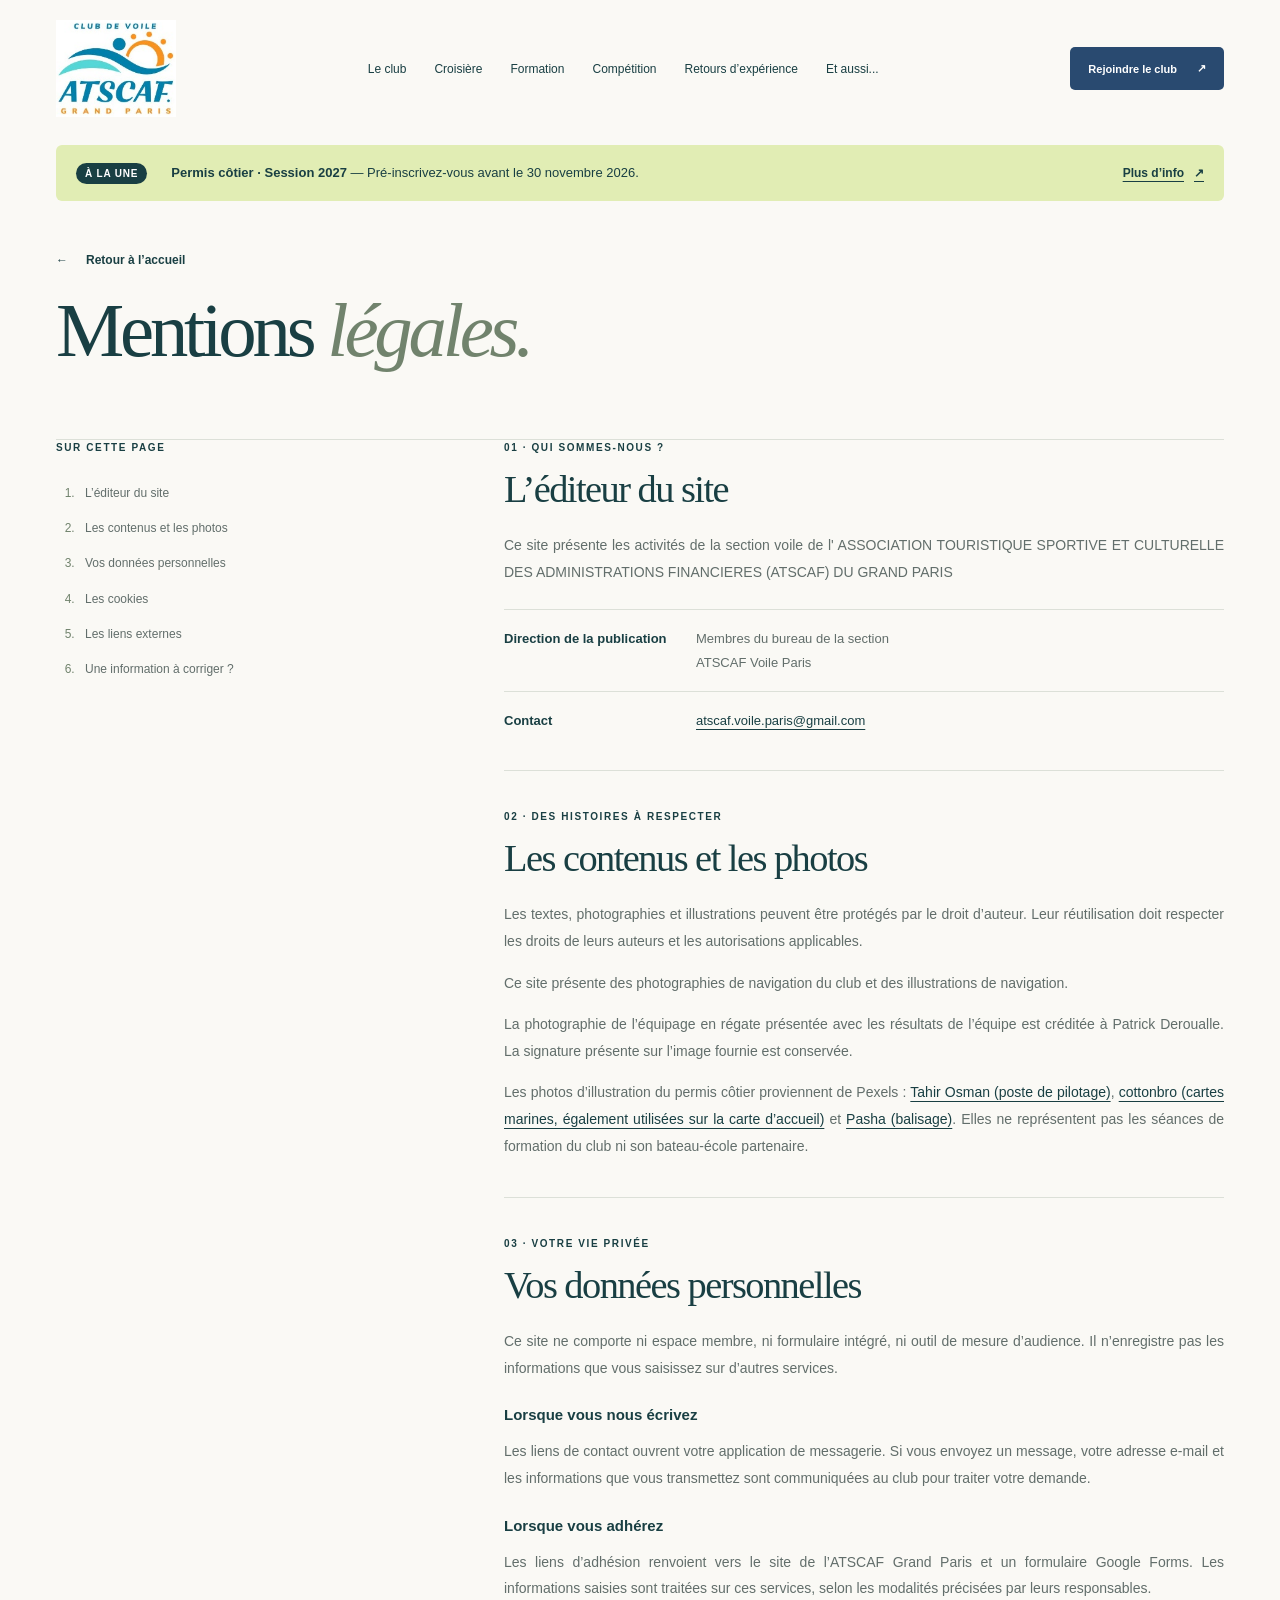
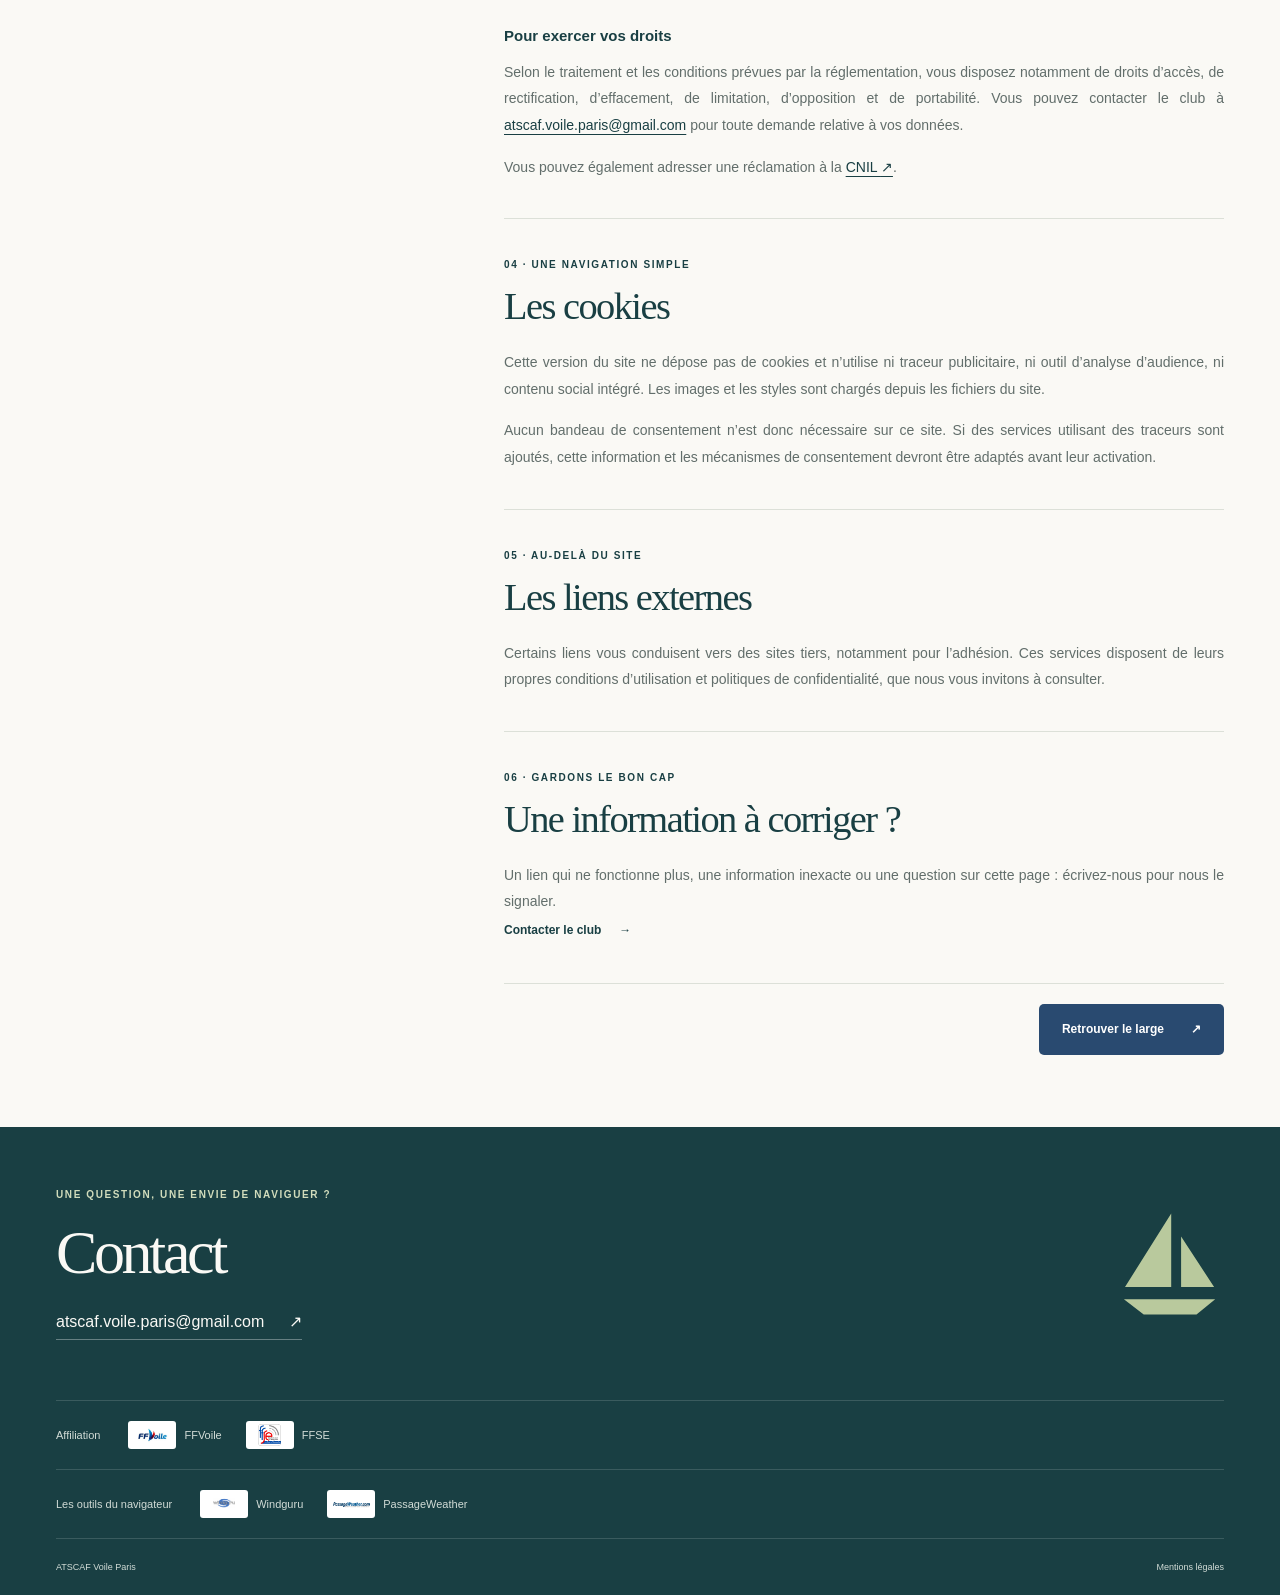
<file: pages/mentions-legales.html>
<!doctype html>
<html lang="fr">
<head>
  <meta charset="UTF-8">
  <meta name="viewport" content="width=device-width, initial-scale=1">
  <meta name="theme-color" content="#153e43">
  <meta name="description" content="Informations sur l’éditeur du site ATSCAF Voile Paris, les données personnelles et les cookies.">
  <meta name="robots" content="noindex">
  <title>Mentions légales — ATSCAF Voile Paris</title>
  <link rel="icon" href="../assets/icons/favicon.svg" type="image/svg+xml">
  <link rel="stylesheet" href="../assets/css/styles.css">
</head>
<body>
  <a class="skip-link" href="#contenu">Aller au contenu</a>
  <!-- shared:header:start -->
  <header class="site-header">
    <a class="brand" href="../index.html" aria-label="ATSCAF Voile Paris, accueil">
      <img class="brand-mark" src="../assets/images/site/logo-atscaf-voile.png" alt="" width="195" height="158">
    </a>
    <nav aria-label="Navigation principale">
      <a href="../index.html#club">Le club</a>
      <a href="croisiere.html">Croisière</a>
      <a href="permis.html">Formation</a>
      <a href="competitions.html">Compétition</a>
      <a href="retours-experience.html">Retours d’expérience</a>
      <a href="et-aussi.html">Et aussi...</a>
    </nav>
    <a class="button button-small button-dark header-join" href="../index.html#adherer">Rejoindre le club <span aria-hidden="true">↗</span></a>
    <aside class="news-banner" aria-label="Actualité du club">
      <span class="news-banner-label">À la une</span>
      <p><strong>Permis côtier · Session 2027</strong> — Pré-inscrivez-vous avant le <time datetime="2026-11-30">30 novembre 2026</time>.</p>
      <a href="permis-cotier.html#inscription-title">Plus d’info <span aria-hidden="true">↗</span></a>
    </aside>
  </header>
  <!-- shared:header:end -->

  <main id="contenu" class="legal-page wrap">
    <div class="legal-intro">
      <a class="text-link" href="../index.html"><span aria-hidden="true">←</span> Retour à l’accueil</a>
      <h1>Mentions <em>légales.</em></h1>
    </div>

    <div class="legal-layout">
      <aside class="legal-summary" aria-labelledby="summary-title">
        <p class="eyebrow" id="summary-title">SUR CETTE PAGE</p>
        <ol>
          <li><a href="#editeur">L’éditeur du site</a></li>
          <li><a href="#contenus">Les contenus et les photos</a></li>
          <li><a href="#donnees">Vos données personnelles</a></li>
          <li><a href="#cookies">Les cookies</a></li>
          <li><a href="#liens">Les liens externes</a></li>
          <li><a href="#mise-a-jour">Une information à corriger ?</a></li>
        </ol>
      </aside>

      <div class="legal-content">
        <section id="editeur" aria-labelledby="editeur-title">
          <p class="eyebrow">01 · QUI SOMMES-NOUS ?</p>
          <h2 id="editeur-title">L’éditeur du site</h2>
          <p>Ce site présente les activités de la section voile de l' ASSOCIATION TOURISTIQUE SPORTIVE ET CULTURELLE DES ADMINISTRATIONS FINANCIERES (ATSCAF) DU GRAND PARIS</p>
          <dl class="legal-facts">
            <div><dt>Direction de la publication</dt><dd>Membres du bureau de la section<br>ATSCAF Voile Paris</dd></div>
            <div><dt>Contact</dt><dd><a href="mailto:atscaf.voile.paris@gmail.com">atscaf.voile.paris@gmail.com</a></dd></div>
          </dl>
        </section>

        <section id="contenus" aria-labelledby="contenus-title">
          <p class="eyebrow">02 · DES HISTOIRES À RESPECTER</p>
          <h2 id="contenus-title">Les contenus et les photos</h2>
          <p>Les textes, photographies et illustrations peuvent être protégés par le droit d’auteur. Leur réutilisation doit respecter les droits de leurs auteurs et les autorisations applicables.</p>
          <p>Ce site présente des photographies de navigation du club et des illustrations de navigation.</p>
          <p>La photographie de l’équipage en régate présentée avec les résultats de l’équipe est créditée à Patrick Deroualle. La signature présente sur l’image fournie est conservée.</p>
          <p>Les photos d’illustration du permis côtier proviennent de Pexels : <a href="https://www.pexels.com/photo/12059895/">Tahir Osman (poste de pilotage)</a>, <a href="https://www.pexels.com/photo/5302807/">cottonbro (cartes marines, également utilisées sur la carte d’accueil)</a> et <a href="https://www.pexels.com/photo/39511104/">Pasha (balisage)</a>. Elles ne représentent pas les séances de formation du club ni son bateau-école partenaire.</p>
        </section>

        <section id="donnees" aria-labelledby="donnees-title">
          <p class="eyebrow">03 · VOTRE VIE PRIVÉE</p>
          <h2 id="donnees-title">Vos données personnelles</h2>
          <p>Ce site ne comporte ni espace membre, ni formulaire intégré, ni outil de mesure d’audience. Il n’enregistre pas les informations que vous saisissez sur d’autres services.</p>
          <h3>Lorsque vous nous écrivez</h3>
          <p>Les liens de contact ouvrent votre application de messagerie. Si vous envoyez un message, votre adresse e-mail et les informations que vous transmettez sont communiquées au club pour traiter votre demande.</p>
          <h3>Lorsque vous adhérez</h3>
          <p>Les liens d’adhésion renvoient vers le site de l’ATSCAF Grand Paris et un formulaire Google Forms. Les informations saisies sont traitées sur ces services, selon les modalités précisées par leurs responsables.</p>
          <h3>Pour exercer vos droits</h3>
          <p>Selon le traitement et les conditions prévues par la réglementation, vous disposez notamment de droits d’accès, de rectification, d’effacement, de limitation, d’opposition et de portabilité. Vous pouvez contacter le club à <a href="mailto:atscaf.voile.paris@gmail.com">atscaf.voile.paris@gmail.com</a> pour toute demande relative à vos données.</p>
          <p>Vous pouvez également adresser une réclamation à la <a href="https://www.cnil.fr/fr/adresser-une-plainte" target="_blank" rel="noopener noreferrer">CNIL <span aria-hidden="true">↗</span><span class="sr-only"> (nouvel onglet)</span></a>.</p>
        </section>

        <section id="cookies" aria-labelledby="cookies-title">
          <p class="eyebrow">04 · UNE NAVIGATION SIMPLE</p>
          <h2 id="cookies-title">Les cookies</h2>
          <p>Cette version du site ne dépose pas de cookies et n’utilise ni traceur publicitaire, ni outil d’analyse d’audience, ni contenu social intégré. Les images et les styles sont chargés depuis les fichiers du site.</p>
          <p>Aucun bandeau de consentement n’est donc nécessaire sur ce site. Si des services utilisant des traceurs sont ajoutés, cette information et les mécanismes de consentement devront être adaptés avant leur activation.</p>
        </section>

        <section id="liens" aria-labelledby="liens-title">
          <p class="eyebrow">05 · AU-DELÀ DU SITE</p>
          <h2 id="liens-title">Les liens externes</h2>
          <p>Certains liens vous conduisent vers des sites tiers, notamment pour l’adhésion. Ces services disposent de leurs propres conditions d’utilisation et politiques de confidentialité, que nous vous invitons à consulter.</p>
        </section>

        <section id="mise-a-jour" aria-labelledby="mise-a-jour-title">
          <p class="eyebrow">06 · GARDONS LE BON CAP</p>
          <h2 id="mise-a-jour-title">Une information à corriger ?</h2>
          <p>Un lien qui ne fonctionne plus, une information inexacte ou une question sur cette page : écrivez-nous pour nous le signaler.</p>
          <a class="text-link" href="mailto:atscaf.voile.paris@gmail.com?subject=Une%20question%20sur%20les%20mentions%20l%C3%A9gales">Contacter le club <span aria-hidden="true">→</span></a>
        </section>
      </div>
    </div>
    <div class="legal-return"><a class="button button-dark" href="../index.html">Retrouver le large <span aria-hidden="true">↗</span></a></div>
  </main>

  <!-- shared:footer:start -->
  <footer id="contact">
    <div class="footer-main wrap"><div><p class="eyebrow">UNE QUESTION, UNE ENVIE DE NAVIGUER ?</p><h2>Contact</h2><a class="email-link" href="mailto:atscaf.voile.paris@gmail.com">atscaf.voile.paris@gmail.com <span aria-hidden="true">↗</span></a></div><svg class="footer-sail" viewBox="0 0 100 100" aria-hidden="true"><path d="M52 4 10 71h42zm9 21v46h30zM9 82h83L75 96H27z" fill="currentColor"/></svg></div>
    <section class="footer-tools wrap" aria-labelledby="footer-affiliations-title">
      <h2 id="footer-affiliations-title">Affiliation</h2>
      <div class="footer-tools-links">
        <a class="footer-tool" href="https://www.ffvoile.fr/ffv/web/portail/"><img src="../assets/images/outils/ffv.jpg" alt="" width="294" height="171" loading="lazy"><span><strong>FFVoile</strong><small>La Fédération Française de Voile</small></span><span aria-hidden="true">↗</span></a>
        <a class="footer-tool" href="https://ffse.fr/"><img src="../assets/images/outils/ffse.png" alt="" width="633" height="594" loading="lazy"><span><strong>FFSE</strong><small>La Fédération Française du Sport d’Entreprise</small></span><span aria-hidden="true">↗</span></a>
      </div>
    </section>
    <section class="footer-tools wrap" aria-labelledby="footer-tools-title">
      <h2 id="footer-tools-title">Les outils du navigateur</h2>
      <div class="footer-tools-links">
        <a class="footer-tool" href="https://www.windguru.cz/112"><img src="../assets/images/outils/windguru.png" alt="" width="225" height="225" loading="lazy"><span><strong>Windguru</strong><small>Les prévisions de vent</small></span><span aria-hidden="true">↗</span></a>
        <a class="footer-tool" href="https://www.passageweather.com/"><img src="../assets/images/outils/passageweather.png" alt="" width="300" height="150" loading="lazy"><span><strong>PassageWeather</strong><small>La météo marine au large</small></span><span aria-hidden="true">↗</span></a>
      </div>
    </section>
    <div class="footer-bottom wrap"><span>ATSCAF Voile Paris</span><a href="mentions-legales.html" aria-current="page">Mentions légales</a></div>
  </footer>
  <!-- shared:footer:end -->
</body>
</html>
</file>
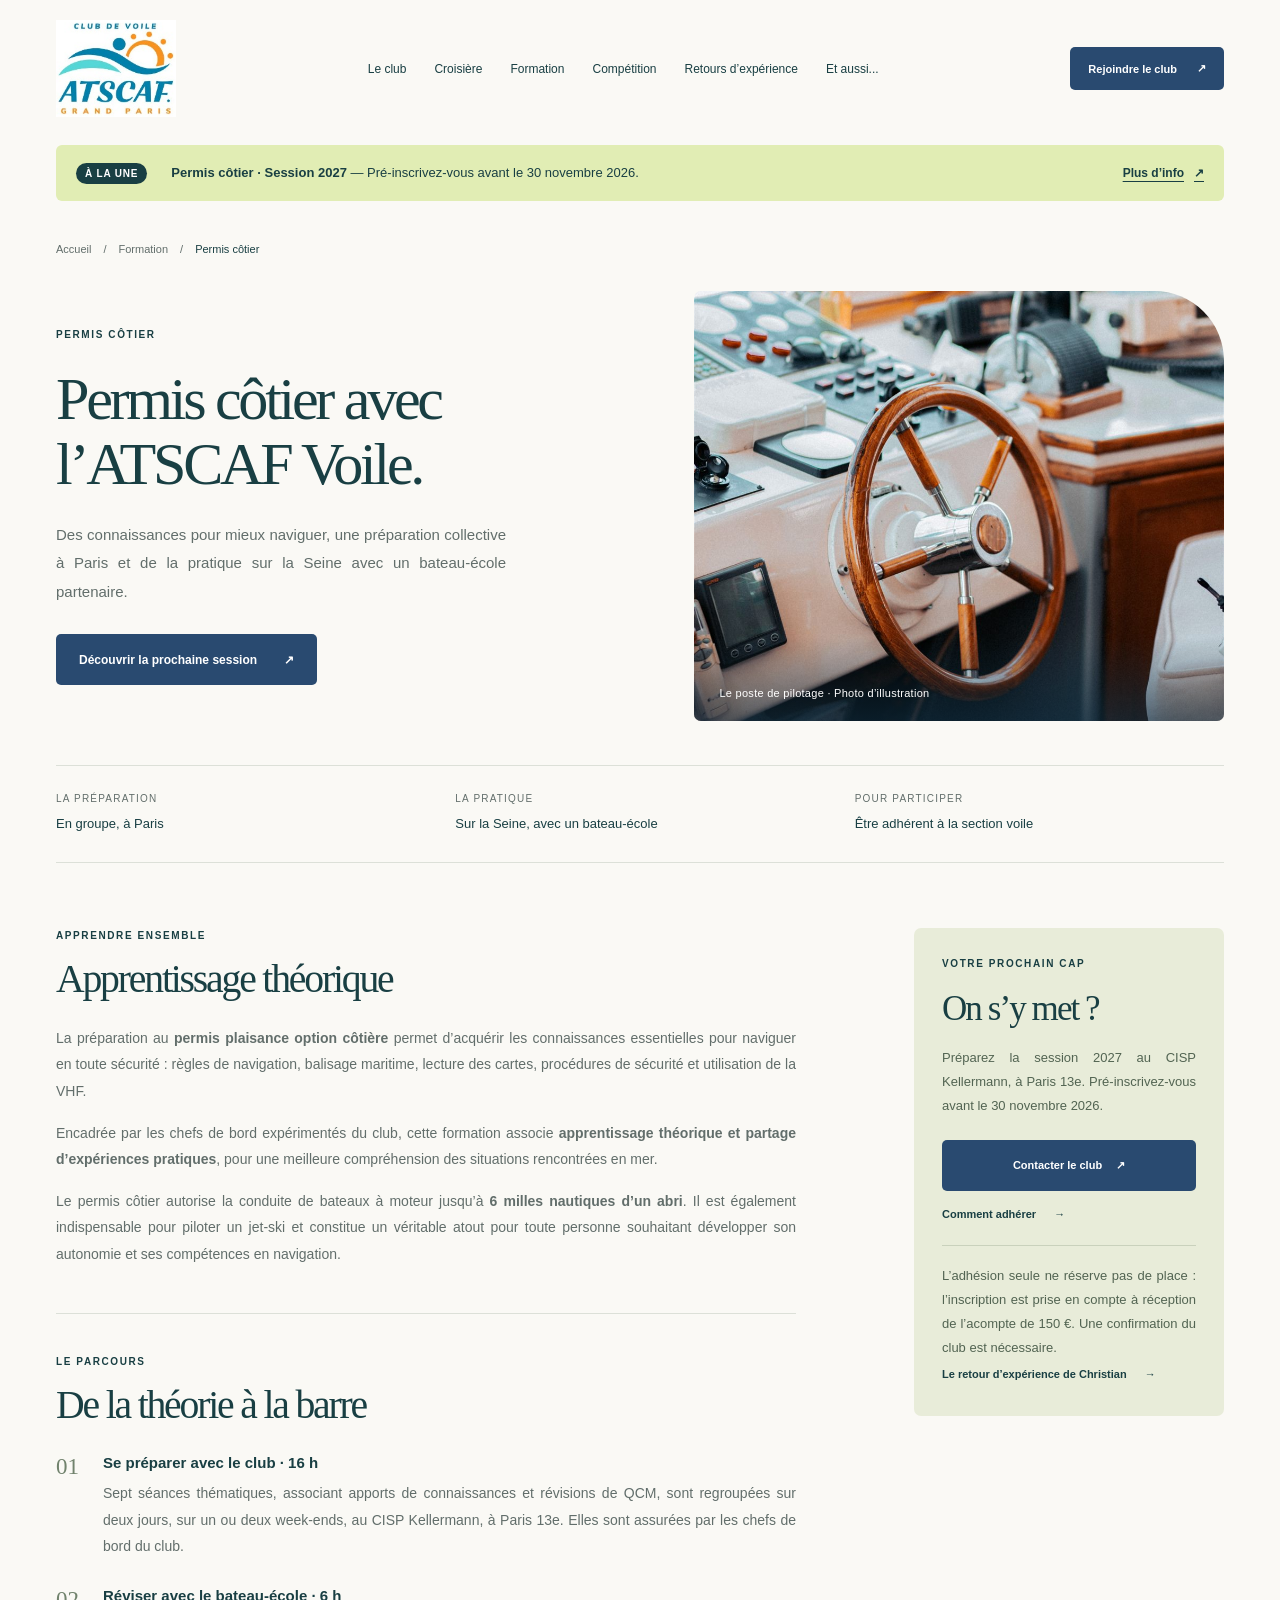
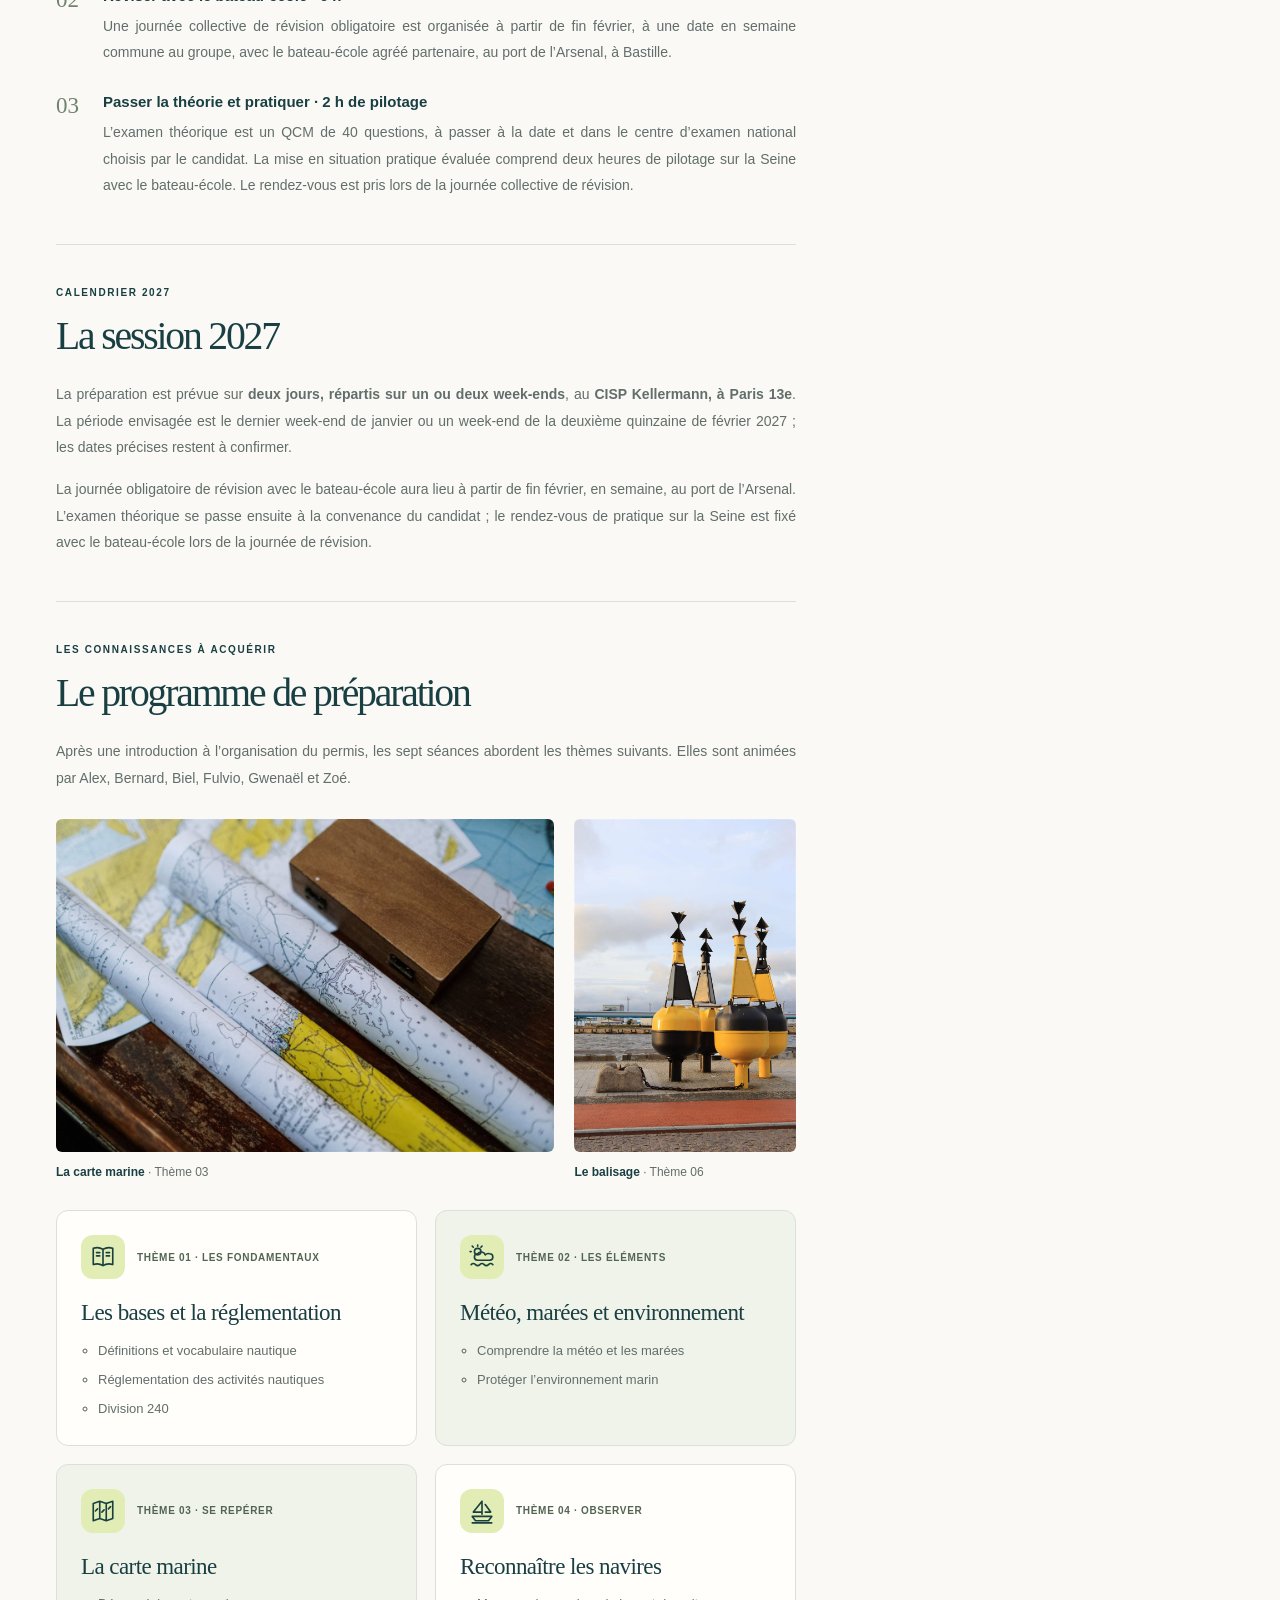
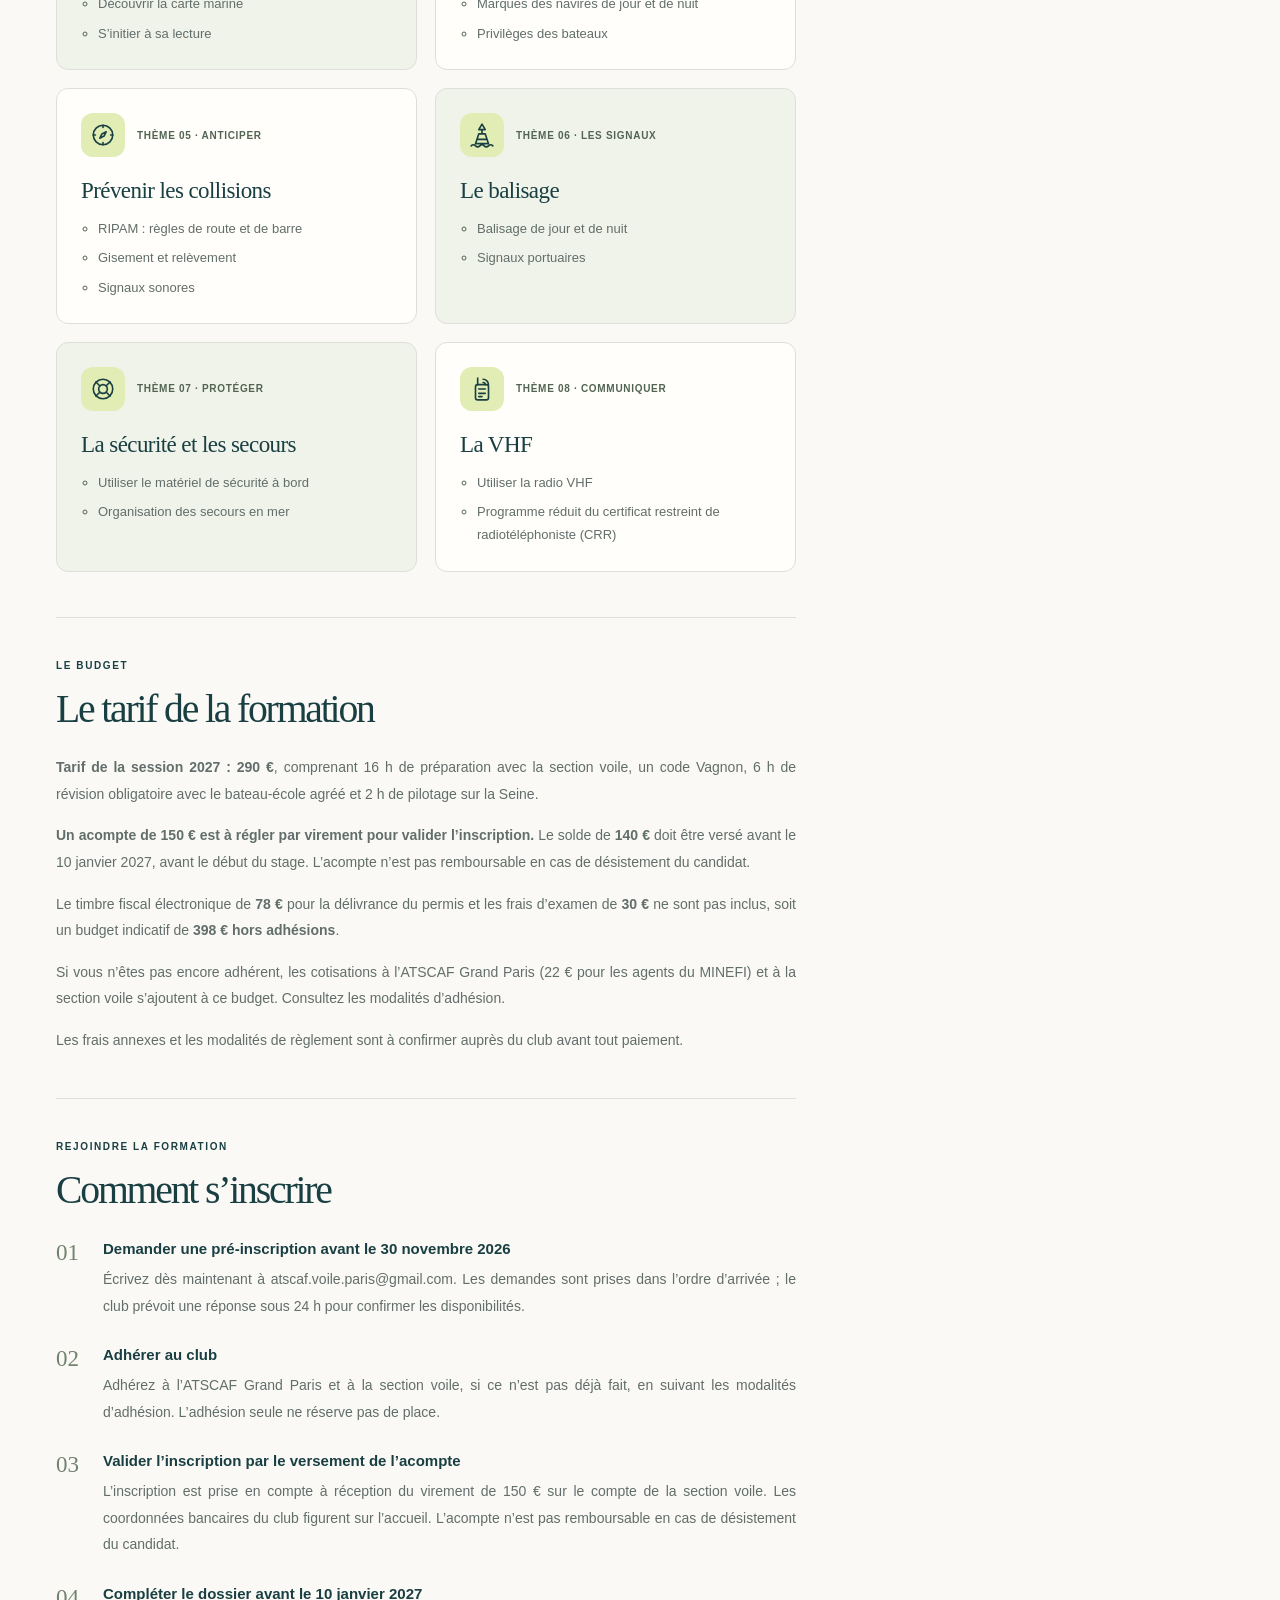
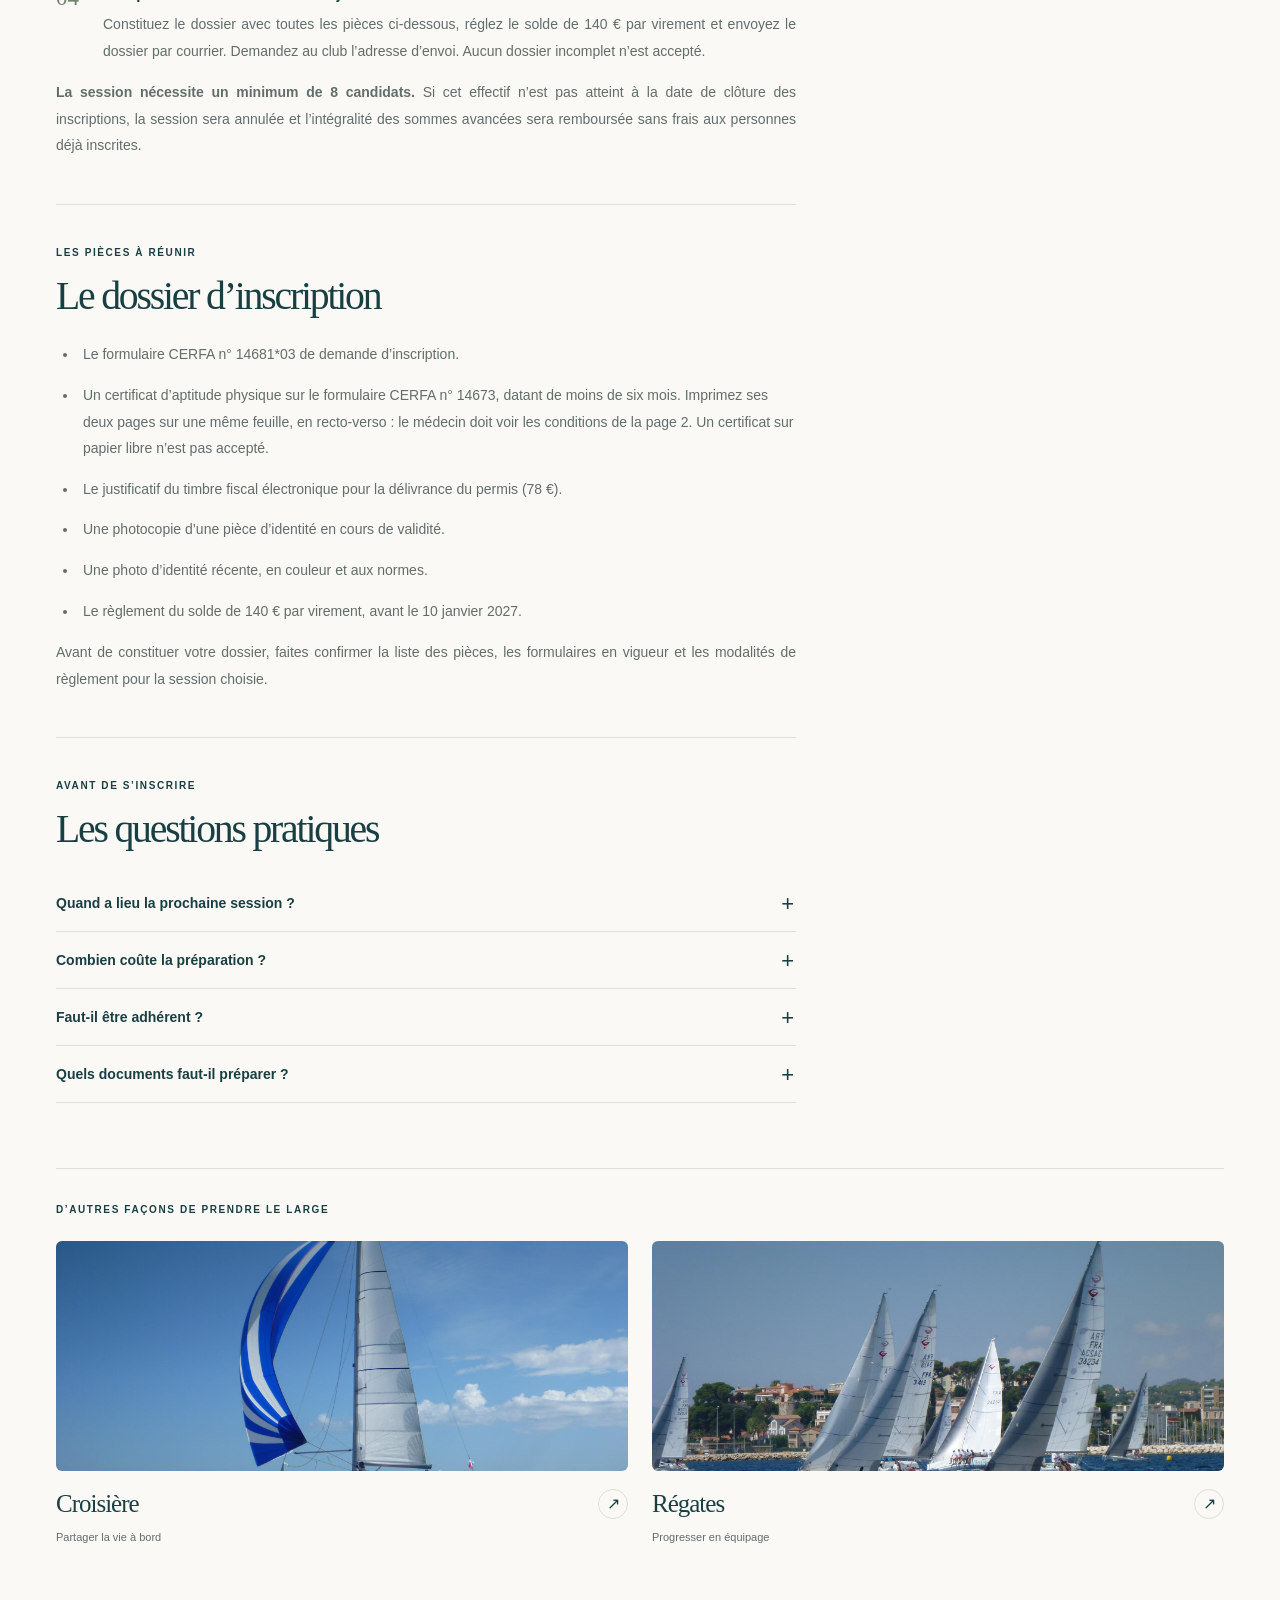
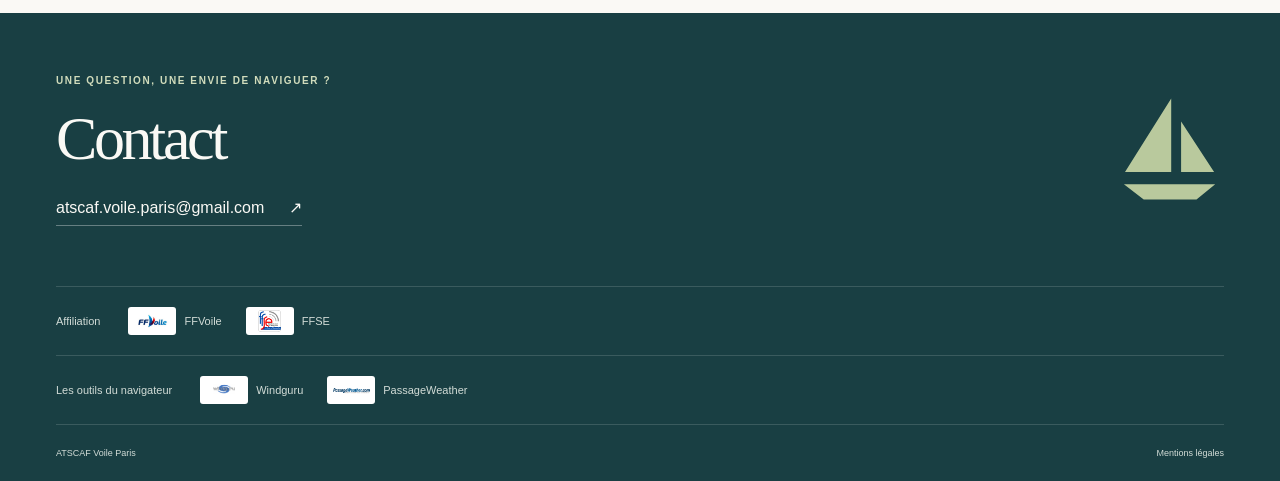
<file: pages/permis-cotier.html>
<!doctype html>
<html lang="fr">
<head>
  <meta charset="UTF-8">
  <meta name="viewport" content="width=device-width, initial-scale=1">
  <meta name="theme-color" content="#153e43">
  <meta name="description" content="Préparez le permis côtier avec l’ATSCAF Voile Paris : théorie à Paris, révision avec un bateau-école partenaire et pratique sur la Seine.">
  <title>Permis côtier — ATSCAF Voile Paris</title>
  <link rel="icon" href="../assets/icons/favicon.svg" type="image/svg+xml">
  <link rel="stylesheet" href="../assets/css/styles.css">
  <link rel="stylesheet" href="../assets/css/activities.css">
</head>
<body>
  <a class="skip-link" href="#contenu">Aller au contenu</a>
  <!-- shared:header:start -->
  <header class="site-header">
    <a class="brand" href="../index.html" aria-label="ATSCAF Voile Paris, accueil">
      <img class="brand-mark" src="../assets/images/site/logo-atscaf-voile.png" alt="" width="195" height="158">
    </a>
    <nav aria-label="Navigation principale">
      <a href="../index.html#club">Le club</a>
      <a href="croisiere.html">Croisière</a>
      <a href="permis.html">Formation</a>
      <a href="competitions.html">Compétition</a>
      <a href="retours-experience.html">Retours d’expérience</a>
      <a href="et-aussi.html">Et aussi...</a>
    </nav>
    <a class="button button-small button-dark header-join" href="../index.html#adherer">Rejoindre le club <span aria-hidden="true">↗</span></a>
    <aside class="news-banner" aria-label="Actualité du club">
      <span class="news-banner-label">À la une</span>
      <p><strong>Permis côtier · Session 2027</strong> — Pré-inscrivez-vous avant le <time datetime="2026-11-30">30 novembre 2026</time>.</p>
      <a href="permis-cotier.html#inscription-title">Plus d’info <span aria-hidden="true">↗</span></a>
    </aside>
  </header>
  <!-- shared:header:end -->

  <main id="contenu" class="activity-page wrap">
    <nav class="breadcrumb" aria-label="Fil d’Ariane"><a href="../index.html">Accueil</a><span aria-hidden="true">/</span><a href="permis.html">Formation</a><span aria-hidden="true">/</span><span aria-current="page">Permis côtier</span></nav>
    <section class="activity-hero" aria-labelledby="activity-title">
      <div class="activity-intro">
        <p class="eyebrow">PERMIS CÔTIER</p>
        <h1 id="activity-title">Permis côtier avec l’ATSCAF Voile.</h1>
        <p>Des connaissances pour mieux naviguer, une préparation collective à Paris et de la pratique sur la Seine avec un bateau-école partenaire.</p>
        <a class="button button-dark" href="mailto:atscaf.voile.paris@gmail.com?subject=La%20prochaine%20session%20du%20permis%20c%C3%B4tier">Découvrir la prochaine session <span aria-hidden="true">↗</span></a>
      </div>
      <figure class="activity-cover">
        <img src="../assets/images/site/permis-bateau.jpg" alt="La barre en bois et les instruments d’un poste de pilotage de bateau" width="1000" height="1500" fetchpriority="high">
        <figcaption>Le poste de pilotage · Photo d’illustration</figcaption>
      </figure>
    </section>
    <dl class="activity-highlights">
      <div><dt>La préparation</dt><dd>En groupe, à Paris</dd></div>
      <div><dt>La pratique</dt><dd>Sur la Seine, avec un bateau-école</dd></div>
      <div><dt>Pour participer</dt><dd>Être adhérent à la section voile</dd></div>
    </dl>

    <div class="activity-layout">
      <div class="activity-content">
        <section aria-labelledby="connaissances-title">
          <p class="eyebrow">APPRENDRE ENSEMBLE</p><h2 id="connaissances-title">Apprentissage théorique</h2>
          <p>La préparation au <strong>permis plaisance option côtière</strong> permet d’acquérir les connaissances essentielles pour naviguer en toute sécurité : règles de navigation, balisage maritime, lecture des cartes, procédures de sécurité et utilisation de la VHF.</p>
          <p>Encadrée par les chefs de bord expérimentés du club, cette formation associe <strong>apprentissage théorique et partage d’expériences pratiques</strong>, pour une meilleure compréhension des situations rencontrées en mer.</p>
          <p>Le permis côtier autorise la conduite de bateaux à moteur jusqu’à <strong>6 milles nautiques d’un abri</strong>. Il est également indispensable pour piloter un jet-ski et constitue un véritable atout pour toute personne souhaitant développer son autonomie et ses compétences en navigation.</p>
        </section>
        <section aria-labelledby="parcours-title">
          <p class="eyebrow">LE PARCOURS</p><h2 id="parcours-title">De la théorie à la barre</h2>
          <ol class="activity-steps">
            <li><strong>Se préparer avec le club · 16 h</strong><p>Sept séances thématiques, associant apports de connaissances et révisions de QCM, sont regroupées sur deux jours, sur un ou deux week-ends, au CISP Kellermann, à Paris 13e. Elles sont assurées par les chefs de bord du club.</p></li>
            <li><strong>Réviser avec le bateau-école · 6 h</strong><p>Une journée collective de révision obligatoire est organisée à partir de fin février, à une date en semaine commune au groupe, avec le bateau-école agréé partenaire, au port de l’Arsenal, à Bastille.</p></li>
            <li><strong>Passer la théorie et pratiquer · 2 h de pilotage</strong><p>L’examen théorique est un QCM de 40 questions, à passer à la date et dans le centre d’examen national choisis par le candidat. La mise en situation pratique évaluée comprend deux heures de pilotage sur la Seine avec le bateau-école. Le rendez-vous est pris lors de la journée collective de révision.</p></li>
          </ol>
        </section>
        <section aria-labelledby="session-2027-title">
          <p class="eyebrow">CALENDRIER 2027</p><h2 id="session-2027-title">La session 2027</h2>
          <p>La préparation est prévue sur <strong>deux jours, répartis sur un ou deux week-ends</strong>, au <strong>CISP Kellermann, à Paris 13e</strong>. La période envisagée est le dernier week-end de janvier ou un week-end de la deuxième quinzaine de février 2027 ; les dates précises restent à confirmer.</p>
          <p>La journée obligatoire de révision avec le bateau-école aura lieu à partir de fin février, en semaine, au port de l’Arsenal. L’examen théorique se passe ensuite à la convenance du candidat ; le rendez-vous de pratique sur la Seine est fixé avec le bateau-école lors de la journée de révision.</p>
        </section>
        <section aria-labelledby="programme-title">
          <p class="eyebrow">LES CONNAISSANCES À ACQUÉRIR</p><h2 id="programme-title">Le programme de préparation</h2>
          <p>Après une introduction à l’organisation du permis, les sept séances abordent les thèmes suivants. Elles sont animées par Alex, Bernard, Biel, Fulvio, Gwenaël et Zoé.</p>
          <div class="course-gallery">
            <figure>
              <img src="../assets/images/site/permis-carte-marine.jpg" alt="Des cartes marines dépliées sur une table de navigation" width="1200" height="800" loading="lazy">
              <figcaption>La carte marine <span>· Thème 03</span></figcaption>
            </figure>
            <figure>
              <img src="../assets/images/site/permis-balisage.jpg" alt="Des bouées cardinales jaunes et noires exposées à terre, avec leurs marques en forme de cônes" width="800" height="1200" loading="lazy">
              <figcaption>Le balisage <span>· Thème 06</span></figcaption>
            </figure>
          </div>
          <ol class="course-grid" role="list">
            <li class="course-card">
              <div class="course-card-top"><span class="course-icon"><svg viewBox="0 0 24 24" fill="none" stroke="currentColor" stroke-width="1.5" stroke-linecap="round" stroke-linejoin="round" aria-hidden="true" focusable="false"><path d="M12 5c-3-2-6-2-9-1v15c3-1 6-1 9 1 3-2 6-2 9-1V4c-3-1-6-1-9 1Zm0 0v15M6 8h3M6 11h3m6-3h3m-3 3h3"/></svg></span><span class="course-label">Thème 01 · Les fondamentaux</span></div>
              <h3>Les bases et la réglementation</h3>
              <ul><li>Définitions et vocabulaire nautique</li><li>Réglementation des activités nautiques</li><li>Division 240</li></ul>
            </li>
            <li class="course-card">
              <div class="course-card-top"><span class="course-icon"><svg viewBox="0 0 24 24" fill="none" stroke="currentColor" stroke-width="1.5" stroke-linecap="round" stroke-linejoin="round" aria-hidden="true" focusable="false"><circle cx="8" cy="7" r="3"/><path d="M8 1v1M2 7H1m2-5 1 1m8-1-1 1m4 7a4 4 0 0 0-7-1 3 3 0 0 0 0 6h11a3 3 0 0 0 0-6 4 4 0 0 0-4 1ZM2 19q2-2 4 0t4 0 4 0 4 0 4 0"/></svg></span><span class="course-label">Thème 02 · Les éléments</span></div>
              <h3>Météo, marées et environnement</h3>
              <ul><li>Comprendre la météo et les marées</li><li>Protéger l’environnement marin</li></ul>
            </li>
            <li class="course-card">
              <div class="course-card-top"><span class="course-icon"><svg viewBox="0 0 24 24" fill="none" stroke="currentColor" stroke-width="1.5" stroke-linecap="round" stroke-linejoin="round" aria-hidden="true" focusable="false"><path d="m3 5 6-2 6 2 6-2v16l-6 2-6-2-6 2Zm6-2v16m6-14v16M5 12l2-2m4 3 2-2m4-1 2-2"/></svg></span><span class="course-label">Thème 03 · Se repérer</span></div>
              <h3>La carte marine</h3>
              <ul><li>Découvrir la carte marine</li><li>S’initier à sa lecture</li></ul>
            </li>
            <li class="course-card">
              <div class="course-card-top"><span class="course-icon"><svg viewBox="0 0 24 24" fill="none" stroke="currentColor" stroke-width="1.5" stroke-linecap="round" stroke-linejoin="round" aria-hidden="true" focusable="false"><path d="M12 3v12m0-12L4 13h8m3-7 5 7h-5M3 17h18l-3 4H6ZM3 23h18"/></svg></span><span class="course-label">Thème 04 · Observer</span></div>
              <h3>Reconnaître les navires</h3>
              <ul><li>Marques des navires de jour et de nuit</li><li>Privilèges des bateaux</li></ul>
            </li>
            <li class="course-card">
              <div class="course-card-top"><span class="course-icon"><svg viewBox="0 0 24 24" fill="none" stroke="currentColor" stroke-width="1.5" stroke-linecap="round" stroke-linejoin="round" aria-hidden="true" focusable="false"><circle cx="12" cy="12" r="9"/><path d="m15 9-2 4-4 2 2-4ZM12 3v2m9 7h-2m-7 9v-2m-9-7h2"/></svg></span><span class="course-label">Thème 05 · Anticiper</span></div>
              <h3>Prévenir les collisions</h3>
              <ul><li>RIPAM : règles de route et de barre</li><li>Gisement et relèvement</li><li>Signaux sonores</li></ul>
            </li>
            <li class="course-card">
              <div class="course-card-top"><span class="course-icon"><svg viewBox="0 0 24 24" fill="none" stroke="currentColor" stroke-width="1.5" stroke-linecap="round" stroke-linejoin="round" aria-hidden="true" focusable="false"><path d="m12 2-3 5h6Zm0 5v4m-3 0-3 9h12l-3-9Zm-1 5h8M2 22q2-2 4 0t4 0 4 0 4 0 4 0"/></svg></span><span class="course-label">Thème 06 · Les signaux</span></div>
              <h3>Le balisage</h3>
              <ul><li>Balisage de jour et de nuit</li><li>Signaux portuaires</li></ul>
            </li>
            <li class="course-card">
              <div class="course-card-top"><span class="course-icon"><svg viewBox="0 0 24 24" fill="none" stroke="currentColor" stroke-width="1.5" stroke-linecap="round" stroke-linejoin="round" aria-hidden="true" focusable="false"><circle cx="12" cy="12" r="9"/><circle cx="12" cy="12" r="4"/><path d="m5.5 5.5 3.7 3.7m5.6 5.6 3.7 3.7m-13 0 3.7-3.7m5.6-5.6 3.7-3.7"/></svg></span><span class="course-label">Thème 07 · Protéger</span></div>
              <h3>La sécurité et les secours</h3>
              <ul><li>Utiliser le matériel de sécurité à bord</li><li>Organisation des secours en mer</li></ul>
            </li>
            <li class="course-card">
              <div class="course-card-top"><span class="course-icon"><svg viewBox="0 0 24 24" fill="none" stroke="currentColor" stroke-width="1.5" stroke-linecap="round" stroke-linejoin="round" aria-hidden="true" focusable="false"><rect x="6" y="8" width="12" height="14" rx="2"/><path d="M8 8V2m5 1a5 5 0 0 1 5 5m-5-2a2 2 0 0 1 2 2M9 12h6m-6 4h6m-6 3h3"/></svg></span><span class="course-label">Thème 08 · Communiquer</span></div>
              <h3>La VHF</h3>
              <ul><li>Utiliser la radio VHF</li><li>Programme réduit du certificat restreint de radiotéléphoniste (CRR)</li></ul>
            </li>
          </ol>
        </section>
        <section aria-labelledby="tarif-title">
          <p class="eyebrow">LE BUDGET</p><h2 id="tarif-title">Le tarif de la formation</h2>
          <p><strong>Tarif de la session 2027 : 290 €</strong>, comprenant 16 h de préparation avec la section voile, un code Vagnon, 6 h de révision obligatoire avec le bateau-école agréé et 2 h de pilotage sur la Seine.</p>
          <p><strong>Un acompte de 150 € est à régler par virement pour valider l’inscription.</strong> Le solde de <strong>140 €</strong> doit être versé avant le <time datetime="2027-01-10">10 janvier 2027</time>, avant le début du stage. L’acompte n’est pas remboursable en cas de désistement du candidat.</p>
          <p>Le timbre fiscal électronique de <strong>78 €</strong> pour la délivrance du permis et les frais d’examen de <strong>30 €</strong> ne sont pas inclus, soit un budget indicatif de <strong>398 € hors adhésions</strong>.</p>
          <p>Si vous n’êtes pas encore adhérent, les cotisations à l’ATSCAF Grand Paris (22 € pour les agents du MINEFI) et à la section voile s’ajoutent à ce budget. Consultez les <a href="../index.html#adherer">modalités d’adhésion</a>.</p>
          <p>Les frais annexes et les modalités de règlement sont à confirmer auprès du club avant tout paiement.</p>
        </section>
        <section aria-labelledby="inscription-title">
          <p class="eyebrow">REJOINDRE LA FORMATION</p><h2 id="inscription-title">Comment s’inscrire</h2>
          <ol class="activity-steps">
            <li><strong>Demander une pré-inscription avant le 30 novembre 2026</strong><p>Écrivez dès maintenant à <a href="mailto:atscaf.voile.paris@gmail.com?subject=Pr%C3%A9-inscription%20au%20permis%20c%C3%B4tier">atscaf.voile.paris@gmail.com</a>. Les demandes sont prises dans l’ordre d’arrivée ; le club prévoit une réponse sous 24 h pour confirmer les disponibilités.</p></li>
            <li><strong>Adhérer au club</strong><p>Adhérez à l’ATSCAF Grand Paris et à la section voile, si ce n’est pas déjà fait, en suivant les <a href="../index.html#adherer">modalités d’adhésion</a>. L’adhésion seule ne réserve pas de place.</p></li>
            <li><strong>Valider l’inscription par le versement de l’acompte</strong><p>L’inscription est prise en compte à réception du virement de 150 € sur le compte de la section voile. Les <a href="../index.html#reglement">coordonnées bancaires du club</a> figurent sur l’accueil. L’acompte n’est pas remboursable en cas de désistement du candidat.</p></li>
            <li><strong>Compléter le dossier avant le 10 janvier 2027</strong><p>Constituez le dossier avec toutes les pièces ci-dessous, réglez le solde de 140 € par virement et envoyez le dossier par courrier. Demandez au club l’adresse d’envoi. Aucun dossier incomplet n’est accepté.</p></li>
          </ol>
          <p><strong>La session nécessite un minimum de 8 candidats.</strong> Si cet effectif n’est pas atteint à la date de clôture des inscriptions, la session sera annulée et l’intégralité des sommes avancées sera remboursée sans frais aux personnes déjà inscrites.</p>
        </section>
        <section aria-labelledby="dossier-title">
          <p class="eyebrow">LES PIÈCES À RÉUNIR</p><h2 id="dossier-title">Le dossier d’inscription</h2>
          <ul class="activity-checklist">
            <li>Le <a href="https://www.formulaires.service-public.fr/gf/cerfa_14681.do">formulaire CERFA n° 14681*03 de demande d’inscription</a>.</li>
            <li>Un <a href="https://www.formulaires.service-public.fr/gf/cerfa_14673.do">certificat d’aptitude physique sur le formulaire CERFA n° 14673</a>, datant de moins de six mois. Imprimez ses deux pages sur une même feuille, en recto-verso : le médecin doit voir les conditions de la page 2. Un certificat sur papier libre n’est pas accepté.</li>
            <li>Le justificatif du timbre fiscal électronique pour la délivrance du permis (78 €).</li>
            <li>Une photocopie d’une pièce d’identité en cours de validité.</li>
            <li>Une photo d’identité récente, en couleur et aux normes.</li>
            <li>Le règlement du solde de 140 € par virement, avant le 10 janvier 2027.</li>
          </ul>
          <p>Avant de constituer votre dossier, faites confirmer la liste des pièces, les formulaires en vigueur et les modalités de règlement pour la session choisie.</p>
        </section>
        <section aria-labelledby="permis-questions">
          <p class="eyebrow">AVANT DE S’INSCRIRE</p><h2 id="permis-questions">Les questions pratiques</h2>
          <details class="activity-faq"><summary>Quand a lieu la prochaine session ?</summary><p>La session 2027 est prévue au CISP Kellermann, à Paris 13e, sur deux jours répartis sur un ou deux week-ends. La période envisagée est le dernier week-end de janvier ou un week-end de la deuxième quinzaine de février 2027. Les dates précises restent à confirmer. La journée de révision avec le bateau-école est prévue à partir de fin février, en semaine. Contactez le club pour connaître les dates et les places disponibles.</p></details>
          <details class="activity-faq"><summary>Combien coûte la préparation ?</summary><p>Le tarif de la session 2027 est de 290 €, code Vagnon inclus. Un acompte de 150 € valide l’inscription ; le solde de 140 € est à régler avant le 10 janvier 2027, par virement. S’y ajoutent 78 € de timbre fiscal et 30 € de frais d’examen, soit un budget indicatif de 398 € hors adhésions. L’acompte n’est pas remboursable en cas de désistement du candidat ; si la session est annulée faute d’atteindre le minimum de 8 candidats, les sommes avancées sont intégralement remboursées sans frais. Consultez le <a href="#tarif-title">détail du budget</a>.</p></details>
          <details class="activity-faq"><summary>Faut-il être adhérent ?</summary><p>Oui, il faut adhérer à l’ATSCAF Grand Paris et à la section voile : deux cotisations distinctes. Pour 2026–2027, celle de la section est de 73 €, avec licence FFVoile offerte et obligatoire pour les activités. Les frais du permis sont en supplément et doivent être réglés avant l’activité. Après diffusion du calendrier, les demandes sont prises dans l’ordre d’arrivée ; l’adhésion seule ne réserve pas une place. Retrouvez les <a href="../index.html#adherer">démarches et modalités d’adhésion sur l’accueil</a>, puis contactez le club pour la pré-inscription.</p></details>
          <details class="activity-faq"><summary>Quels documents faut-il préparer ?</summary><p>Retrouvez la <a href="#dossier-title">liste des pièces et les formulaires du dossier d’inscription</a> ci-dessus. Le certificat médical doit dater de moins de six mois ; seuls les dossiers complets sont acceptés.</p></details>
        </section>
      </div>
      <aside class="activity-sidebar" aria-labelledby="session-title">
        <p class="eyebrow">VOTRE PROCHAIN CAP</p><h2 id="session-title">On s’y met ?</h2>
        <p>Préparez la session 2027 au CISP Kellermann, à Paris 13e. Pré-inscrivez-vous avant le 30 novembre 2026.</p>
        <a class="button button-dark" href="mailto:atscaf.voile.paris@gmail.com?subject=Informations%20sur%20le%20permis%20c%C3%B4tier">Contacter le club <span aria-hidden="true">↗</span></a>
        <a class="text-link" href="../index.html#adherer">Comment adhérer <span aria-hidden="true">→</span></a>
        <p class="activity-sidebar-note">L’adhésion seule ne réserve pas de place : l’inscription est prise en compte à réception de l’acompte de 150 €. Une confirmation du club est nécessaire.</p>
        <a class="text-link" href="retours-experience.html#permis-pratique">Le retour d’expérience de Christian <span aria-hidden="true">→</span></a>
      </aside>
    </div>
    <section class="related-activities" aria-labelledby="related-title">
      <p class="eyebrow" id="related-title">D’AUTRES FAÇONS DE PRENDRE LE LARGE</p>
      <div class="activity-grid">
        <a class="activity-card" href="croisiere.html">
          <span class="card-visual"><img src="../assets/images/site/croisiere.jpg" alt="" width="1920" height="1440" loading="lazy"></span>
          <span class="card-content"><span class="card-title">Croisière <span class="round-arrow" aria-hidden="true">↗</span></span><span class="card-description">Partager la vie à bord</span></span>
        </a>
        <a class="activity-card" href="competitions.html">
          <span class="card-visual"><img src="../assets/images/site/regate.jpg" alt="" width="1920" height="1440" loading="lazy"></span>
          <span class="card-content"><span class="card-title">Régates <span class="round-arrow" aria-hidden="true">↗</span></span><span class="card-description">Progresser en équipage</span></span>
        </a>
      </div>
    </section>
  </main>

  <!-- shared:footer:start -->
  <footer id="contact">
    <div class="footer-main wrap"><div><p class="eyebrow">UNE QUESTION, UNE ENVIE DE NAVIGUER ?</p><h2>Contact</h2><a class="email-link" href="mailto:atscaf.voile.paris@gmail.com">atscaf.voile.paris@gmail.com <span aria-hidden="true">↗</span></a></div><svg class="footer-sail" viewBox="0 0 100 100" aria-hidden="true"><path d="M52 4 10 71h42zm9 21v46h30zM9 82h83L75 96H27z" fill="currentColor"/></svg></div>
    <section class="footer-tools wrap" aria-labelledby="footer-affiliations-title">
      <h2 id="footer-affiliations-title">Affiliation</h2>
      <div class="footer-tools-links">
        <a class="footer-tool" href="https://www.ffvoile.fr/ffv/web/portail/"><img src="../assets/images/outils/ffv.jpg" alt="" width="294" height="171" loading="lazy"><span><strong>FFVoile</strong><small>La Fédération Française de Voile</small></span><span aria-hidden="true">↗</span></a>
        <a class="footer-tool" href="https://ffse.fr/"><img src="../assets/images/outils/ffse.png" alt="" width="633" height="594" loading="lazy"><span><strong>FFSE</strong><small>La Fédération Française du Sport d’Entreprise</small></span><span aria-hidden="true">↗</span></a>
      </div>
    </section>
    <section class="footer-tools wrap" aria-labelledby="footer-tools-title">
      <h2 id="footer-tools-title">Les outils du navigateur</h2>
      <div class="footer-tools-links">
        <a class="footer-tool" href="https://www.windguru.cz/112"><img src="../assets/images/outils/windguru.png" alt="" width="225" height="225" loading="lazy"><span><strong>Windguru</strong><small>Les prévisions de vent</small></span><span aria-hidden="true">↗</span></a>
        <a class="footer-tool" href="https://www.passageweather.com/"><img src="../assets/images/outils/passageweather.png" alt="" width="300" height="150" loading="lazy"><span><strong>PassageWeather</strong><small>La météo marine au large</small></span><span aria-hidden="true">↗</span></a>
      </div>
    </section>
    <div class="footer-bottom wrap"><span>ATSCAF Voile Paris</span><a href="mentions-legales.html">Mentions légales</a></div>
  </footer>
  <!-- shared:footer:end -->
</body>
</html>
</file>
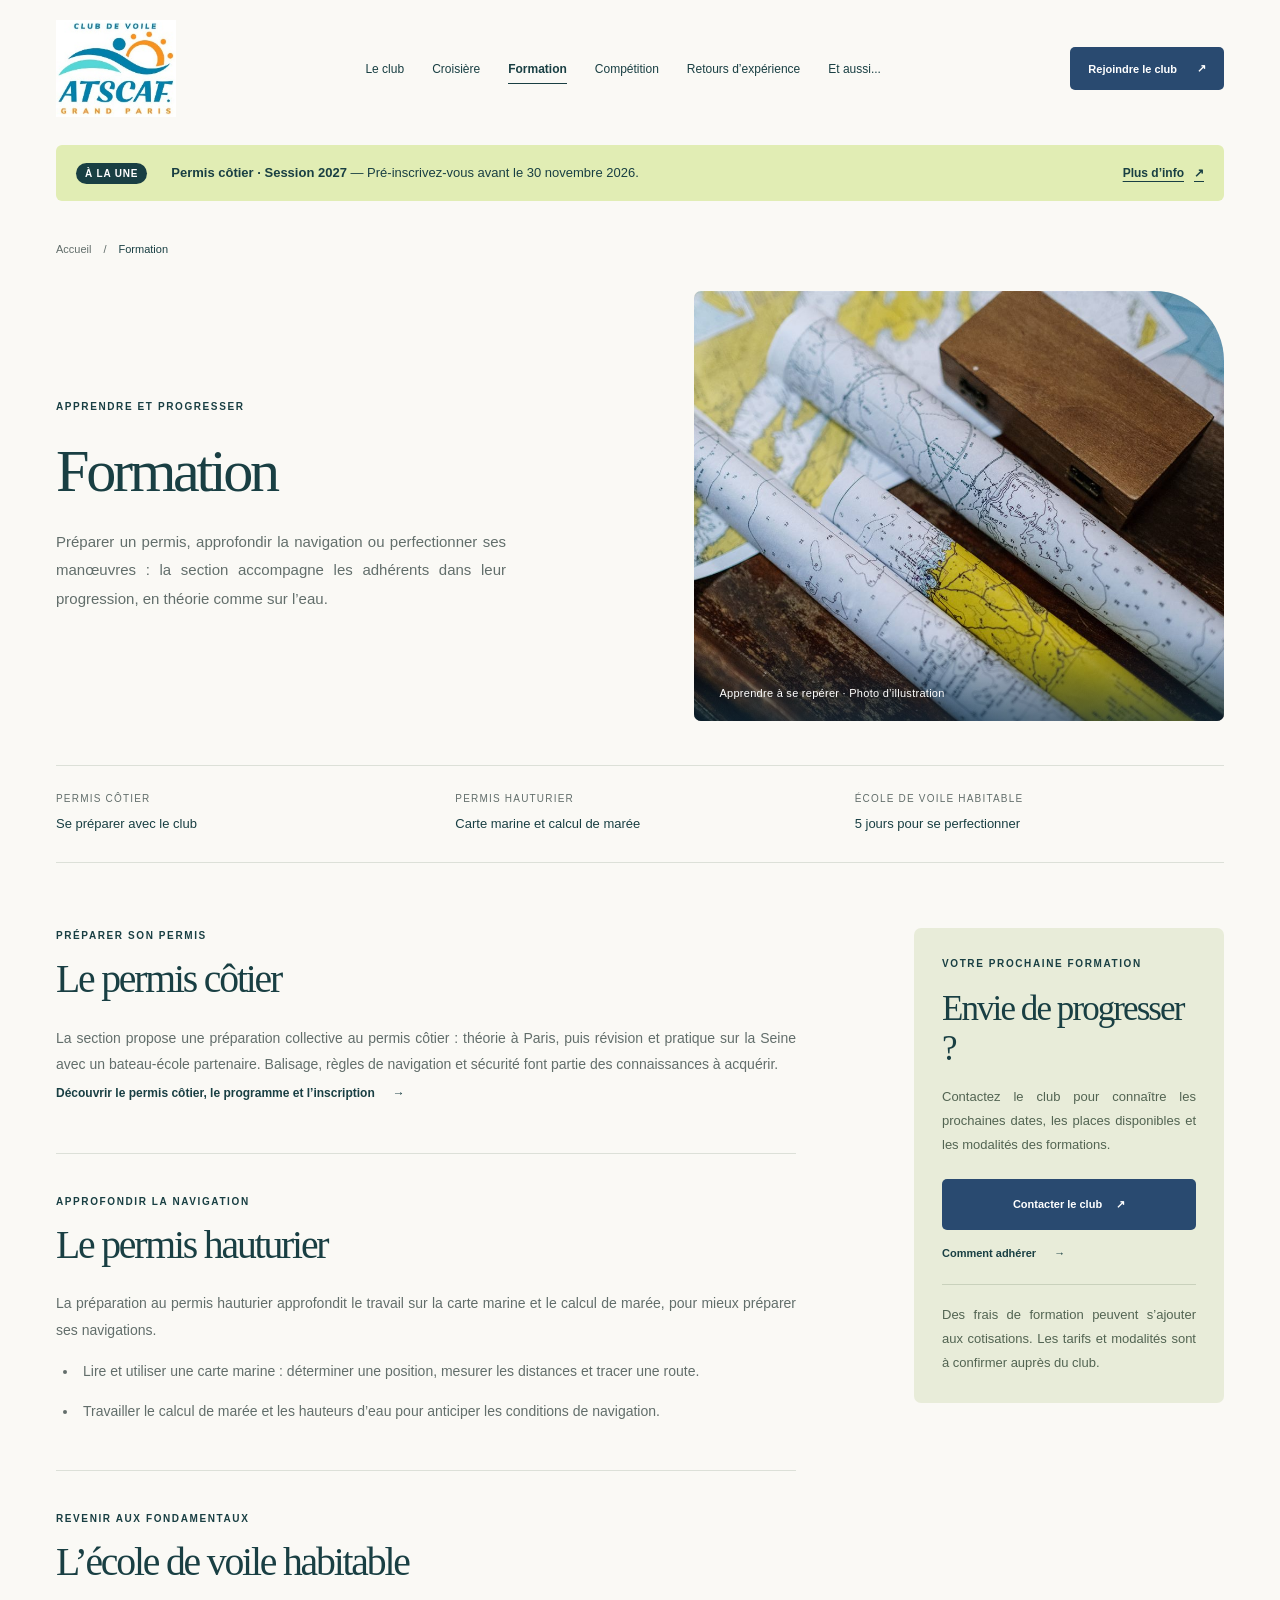
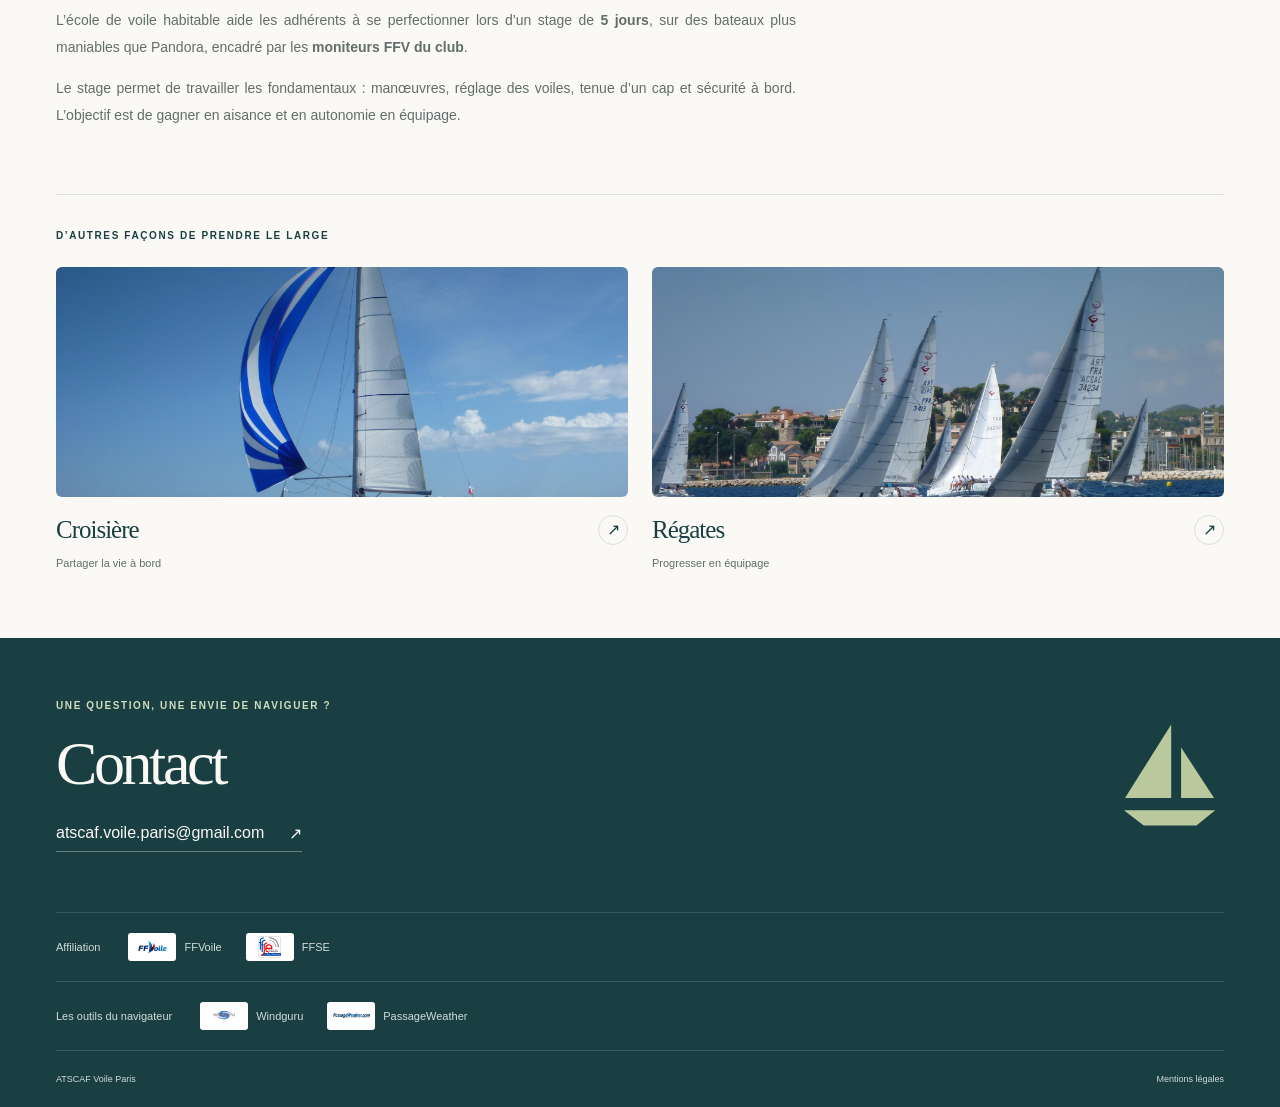
<file: pages/permis.html>
<!doctype html>
<html lang="fr">
<head>
  <meta charset="UTF-8">
  <meta name="viewport" content="width=device-width, initial-scale=1">
  <meta name="theme-color" content="#153e43">
  <meta name="description" content="Les formations de l’ATSCAF Voile Paris : permis côtier, navigation hauturière et école de voile habitable pour progresser avec les moniteurs FFV du club.">
  <title>Formation — ATSCAF Voile Paris</title>
  <link rel="icon" href="../assets/icons/favicon.svg" type="image/svg+xml">
  <link rel="stylesheet" href="../assets/css/styles.css">
  <link rel="stylesheet" href="../assets/css/activities.css">
</head>
<body>
  <a class="skip-link" href="#contenu">Aller au contenu</a>
  <!-- shared:header:start -->
  <header class="site-header">
    <a class="brand" href="../index.html" aria-label="ATSCAF Voile Paris, accueil">
      <img class="brand-mark" src="../assets/images/site/logo-atscaf-voile.png" alt="" width="195" height="158">
    </a>
    <nav aria-label="Navigation principale">
      <a href="../index.html#club">Le club</a>
      <a href="croisiere.html">Croisière</a>
      <a href="permis.html" aria-current="page">Formation</a>
      <a href="competitions.html">Compétition</a>
      <a href="retours-experience.html">Retours d’expérience</a>
      <a href="et-aussi.html">Et aussi...</a>
    </nav>
    <a class="button button-small button-dark header-join" href="../index.html#adherer">Rejoindre le club <span aria-hidden="true">↗</span></a>
    <aside class="news-banner" aria-label="Actualité du club">
      <span class="news-banner-label">À la une</span>
      <p><strong>Permis côtier · Session 2027</strong> — Pré-inscrivez-vous avant le <time datetime="2026-11-30">30 novembre 2026</time>.</p>
      <a href="permis-cotier.html#inscription-title">Plus d’info <span aria-hidden="true">↗</span></a>
    </aside>
  </header>
  <!-- shared:header:end -->

  <main id="contenu" class="activity-page wrap">
    <nav class="breadcrumb" aria-label="Fil d’Ariane"><a href="../index.html">Accueil</a><span aria-hidden="true">/</span><span aria-current="page">Formation</span></nav>
    <section class="activity-hero" aria-labelledby="activity-title">
      <div class="activity-intro">
        <p class="eyebrow">APPRENDRE ET PROGRESSER</p>
        <h1 id="activity-title">Formation</h1>
        <p>Préparer un permis, approfondir la navigation ou perfectionner ses manœuvres : la section accompagne les adhérents dans leur progression, en théorie comme sur l’eau.</p>
      </div>
      <figure class="activity-cover">
        <img src="../assets/images/site/permis-carte-marine.jpg" alt="Des cartes marines dépliées sur une table de navigation" width="1200" height="800" fetchpriority="high">
        <figcaption>Apprendre à se repérer · Photo d’illustration</figcaption>
      </figure>
    </section>
    <dl class="activity-highlights">
      <div><dt>Permis côtier</dt><dd>Se préparer avec le club</dd></div>
      <div><dt>Permis hauturier</dt><dd>Carte marine et calcul de marée</dd></div>
      <div><dt>École de voile habitable</dt><dd>5 jours pour se perfectionner</dd></div>
    </dl>

    <div class="activity-layout">
      <div class="activity-content">
        <section id="permis-cotier" aria-labelledby="cotier-title">
          <p class="eyebrow">PRÉPARER SON PERMIS</p><h2 id="cotier-title">Le permis côtier</h2>
          <p>La section propose une préparation collective au permis côtier : théorie à Paris, puis révision et pratique sur la Seine avec un bateau-école partenaire. Balisage, règles de navigation et sécurité font partie des connaissances à acquérir.</p>
          <a class="text-link" href="permis-cotier.html">Découvrir le permis côtier, le programme et l’inscription <span aria-hidden="true">→</span></a>
        </section>
        <section id="permis-hauturier" aria-labelledby="hauturier-title">
          <p class="eyebrow">APPROFONDIR LA NAVIGATION</p><h2 id="hauturier-title">Le permis hauturier</h2>
          <p>La préparation au permis hauturier approfondit le travail sur la carte marine et le calcul de marée, pour mieux préparer ses navigations.</p>
          <ul class="activity-checklist">
            <li>Lire et utiliser une carte marine : déterminer une position, mesurer les distances et tracer une route.</li>
            <li>Travailler le calcul de marée et les hauteurs d’eau pour anticiper les conditions de navigation.</li>
          </ul>
        </section>
        <section id="ecole-voile" aria-labelledby="ecole-title">
          <p class="eyebrow">REVENIR AUX FONDAMENTAUX</p><h2 id="ecole-title">L’école de voile habitable</h2>
          <p>L’école de voile habitable aide les adhérents à se perfectionner lors d’un stage de <strong>5 jours</strong>, sur des bateaux plus maniables que Pandora, encadré par les <strong>moniteurs FFV du club</strong>.</p>
          <p>Le stage permet de travailler les fondamentaux : manœuvres, réglage des voiles, tenue d’un cap et sécurité à bord. L’objectif est de gagner en aisance et en autonomie en équipage.</p>
        </section>
      </div>
      <aside class="activity-sidebar" aria-labelledby="formation-contact-title">
        <p class="eyebrow">VOTRE PROCHAINE FORMATION</p><h2 id="formation-contact-title">Envie de progresser ?</h2>
        <p>Contactez le club pour connaître les prochaines dates, les places disponibles et les modalités des formations.</p>
        <a class="button button-dark" href="mailto:atscaf.voile.paris@gmail.com?subject=Informations%20sur%20les%20formations">Contacter le club <span aria-hidden="true">↗</span></a>
        <a class="text-link" href="../index.html#adherer">Comment adhérer <span aria-hidden="true">→</span></a>
        <p class="activity-sidebar-note">Des frais de formation peuvent s’ajouter aux cotisations. Les tarifs et modalités sont à confirmer auprès du club.</p>
      </aside>
    </div>
    <section class="related-activities" aria-labelledby="related-title">
      <p class="eyebrow" id="related-title">D’AUTRES FAÇONS DE PRENDRE LE LARGE</p>
      <div class="activity-grid">
        <a class="activity-card" href="croisiere.html">
          <span class="card-visual"><img src="../assets/images/site/croisiere.jpg" alt="" width="1920" height="1440" loading="lazy"></span>
          <span class="card-content"><span class="card-title">Croisière <span class="round-arrow" aria-hidden="true">↗</span></span><span class="card-description">Partager la vie à bord</span></span>
        </a>
        <a class="activity-card" href="competitions.html">
          <span class="card-visual"><img src="../assets/images/site/regate.jpg" alt="" width="1920" height="1440" loading="lazy"></span>
          <span class="card-content"><span class="card-title">Régates <span class="round-arrow" aria-hidden="true">↗</span></span><span class="card-description">Progresser en équipage</span></span>
        </a>
      </div>
    </section>
  </main>

  <!-- shared:footer:start -->
  <footer id="contact">
    <div class="footer-main wrap"><div><p class="eyebrow">UNE QUESTION, UNE ENVIE DE NAVIGUER ?</p><h2>Contact</h2><a class="email-link" href="mailto:atscaf.voile.paris@gmail.com">atscaf.voile.paris@gmail.com <span aria-hidden="true">↗</span></a></div><svg class="footer-sail" viewBox="0 0 100 100" aria-hidden="true"><path d="M52 4 10 71h42zm9 21v46h30zM9 82h83L75 96H27z" fill="currentColor"/></svg></div>
    <section class="footer-tools wrap" aria-labelledby="footer-affiliations-title">
      <h2 id="footer-affiliations-title">Affiliation</h2>
      <div class="footer-tools-links">
        <a class="footer-tool" href="https://www.ffvoile.fr/ffv/web/portail/"><img src="../assets/images/outils/ffv.jpg" alt="" width="294" height="171" loading="lazy"><span><strong>FFVoile</strong><small>La Fédération Française de Voile</small></span><span aria-hidden="true">↗</span></a>
        <a class="footer-tool" href="https://ffse.fr/"><img src="../assets/images/outils/ffse.png" alt="" width="633" height="594" loading="lazy"><span><strong>FFSE</strong><small>La Fédération Française du Sport d’Entreprise</small></span><span aria-hidden="true">↗</span></a>
      </div>
    </section>
    <section class="footer-tools wrap" aria-labelledby="footer-tools-title">
      <h2 id="footer-tools-title">Les outils du navigateur</h2>
      <div class="footer-tools-links">
        <a class="footer-tool" href="https://www.windguru.cz/112"><img src="../assets/images/outils/windguru.png" alt="" width="225" height="225" loading="lazy"><span><strong>Windguru</strong><small>Les prévisions de vent</small></span><span aria-hidden="true">↗</span></a>
        <a class="footer-tool" href="https://www.passageweather.com/"><img src="../assets/images/outils/passageweather.png" alt="" width="300" height="150" loading="lazy"><span><strong>PassageWeather</strong><small>La météo marine au large</small></span><span aria-hidden="true">↗</span></a>
      </div>
    </section>
    <div class="footer-bottom wrap"><span>ATSCAF Voile Paris</span><a href="mentions-legales.html">Mentions légales</a></div>
  </footer>
  <!-- shared:footer:end -->
</body>
</html>
</file>
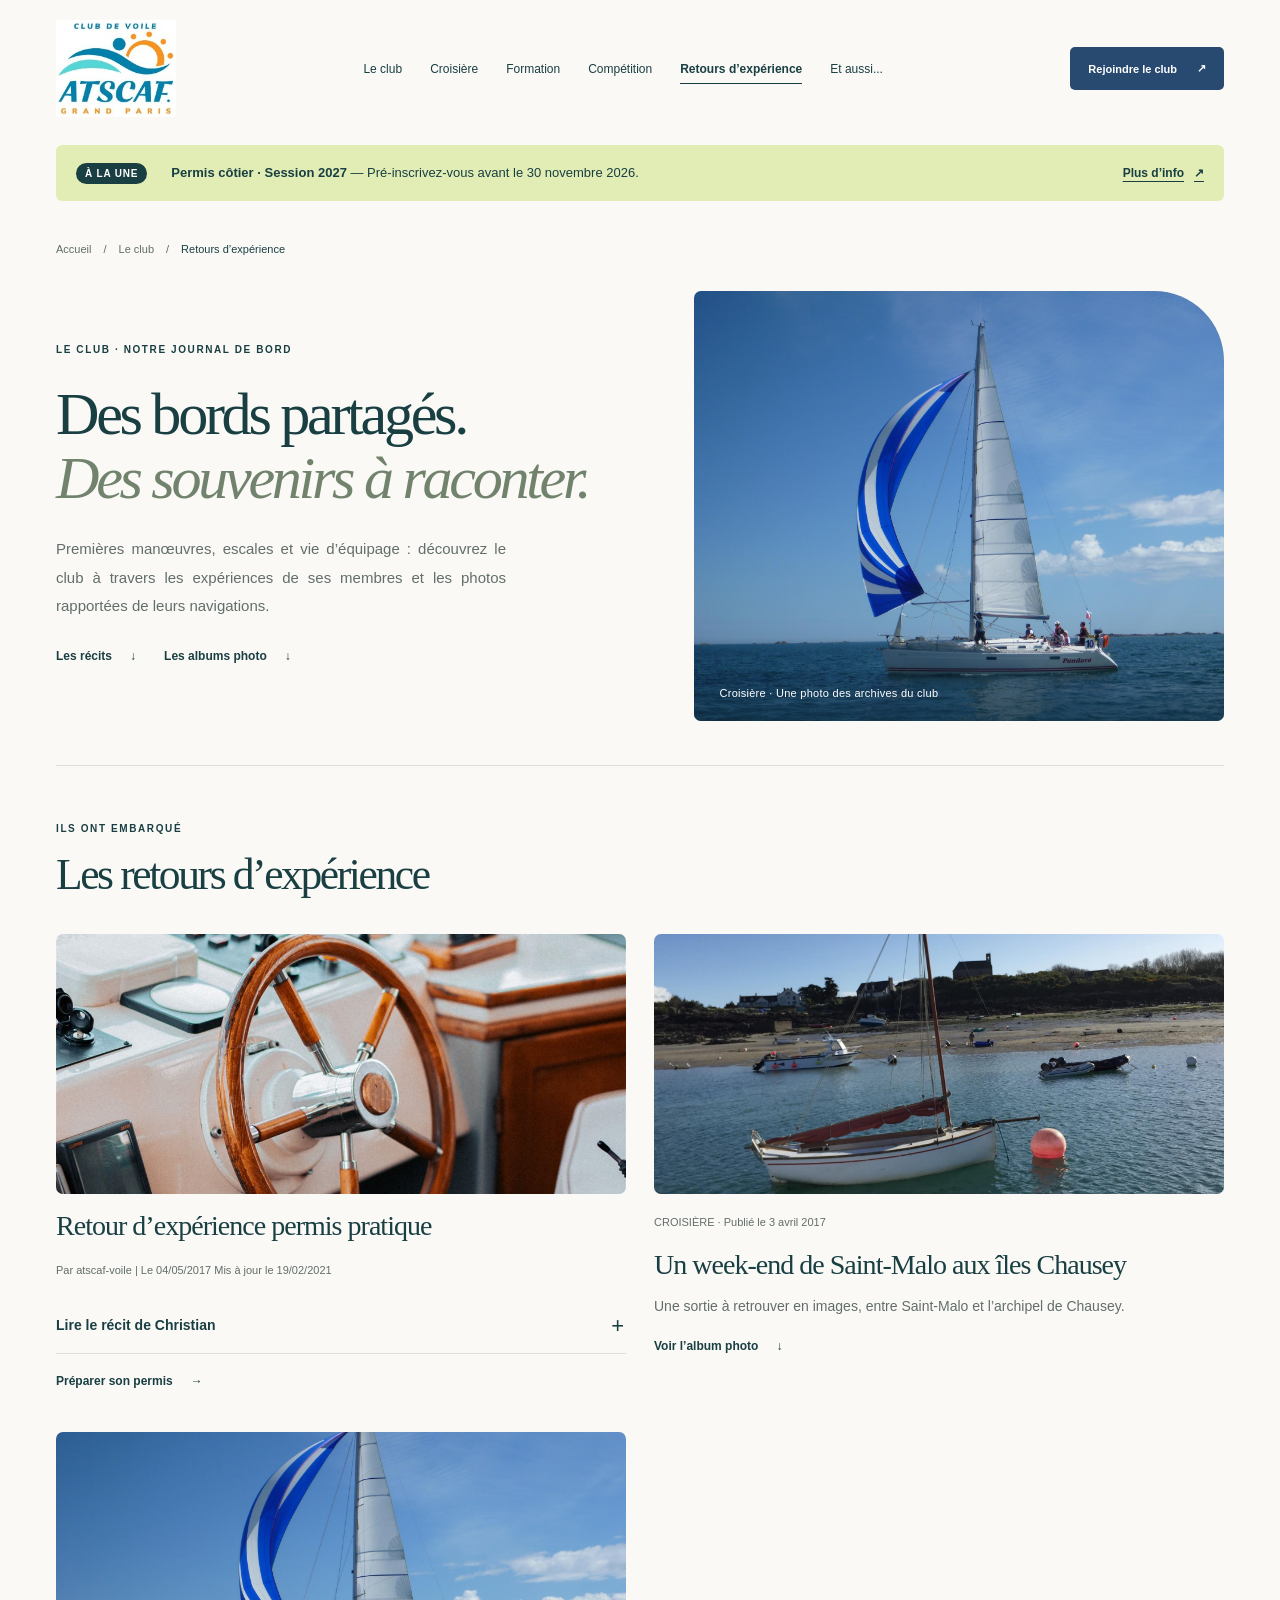
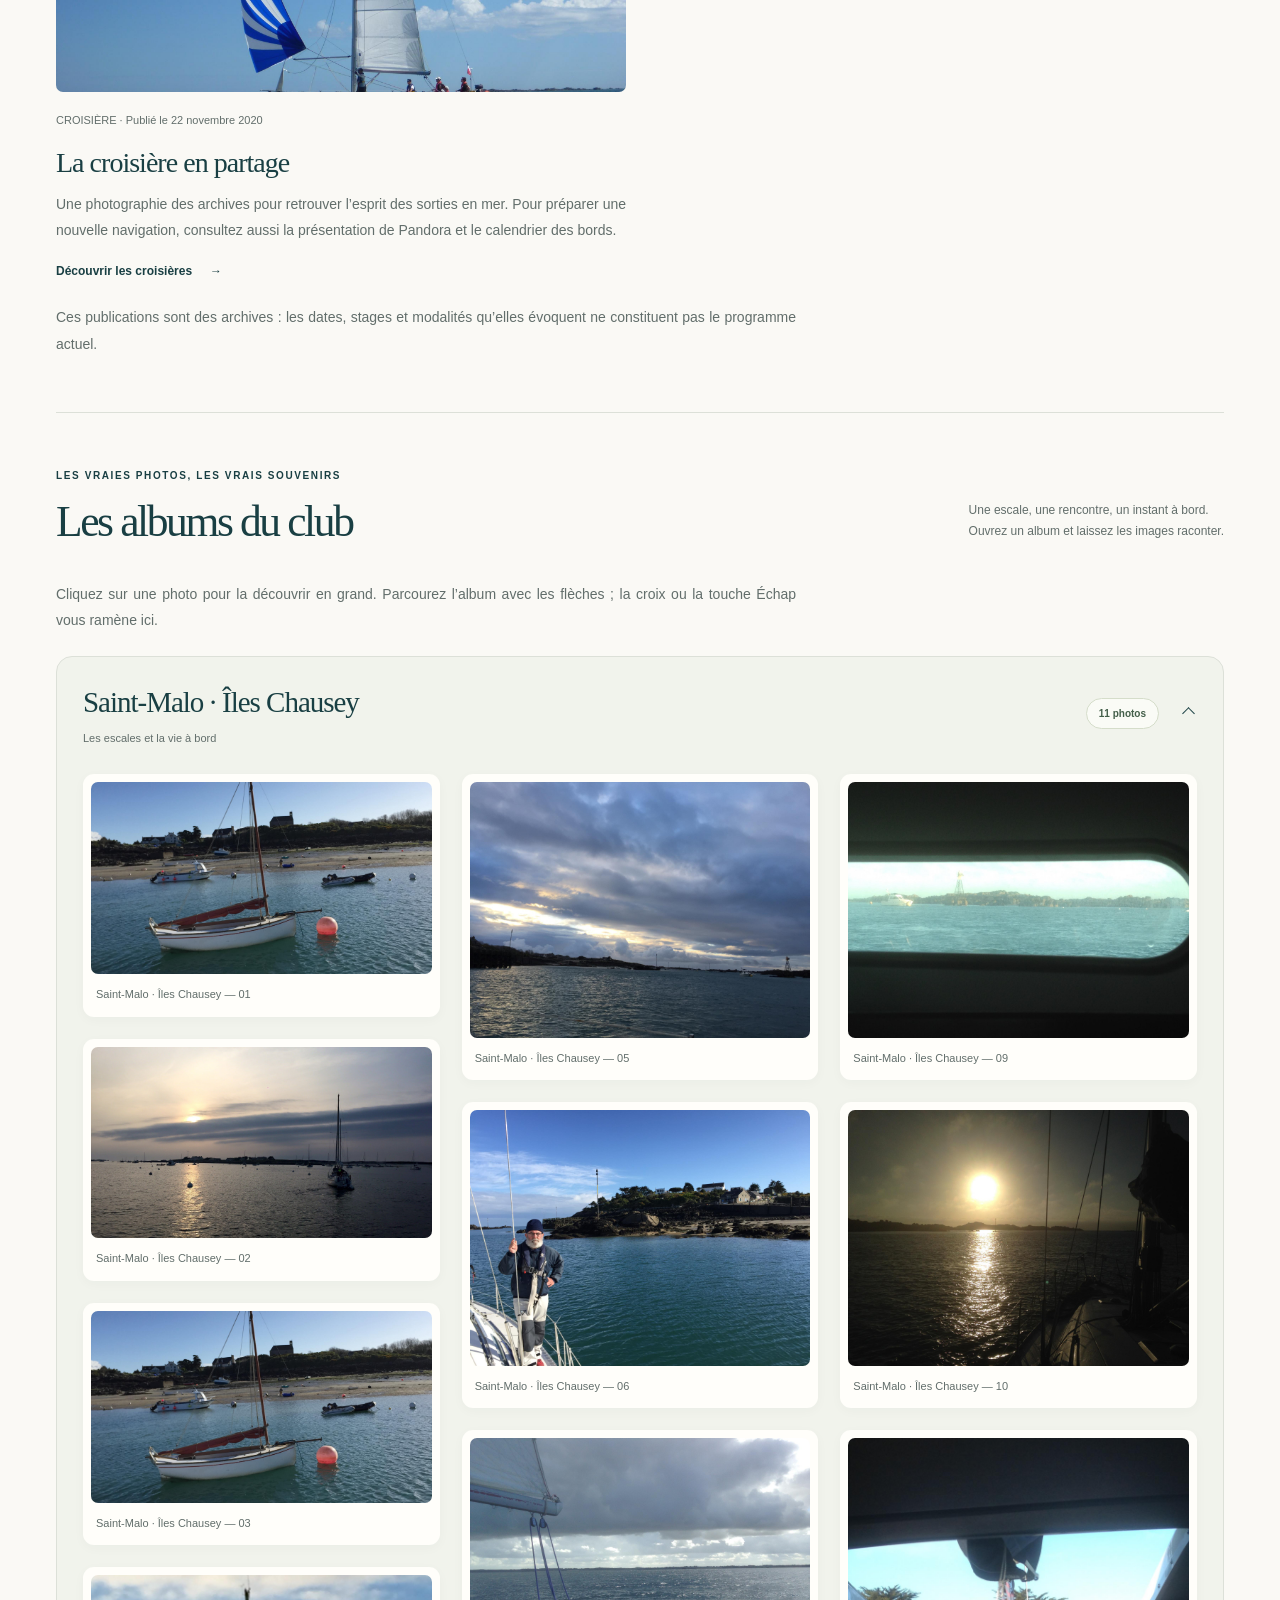
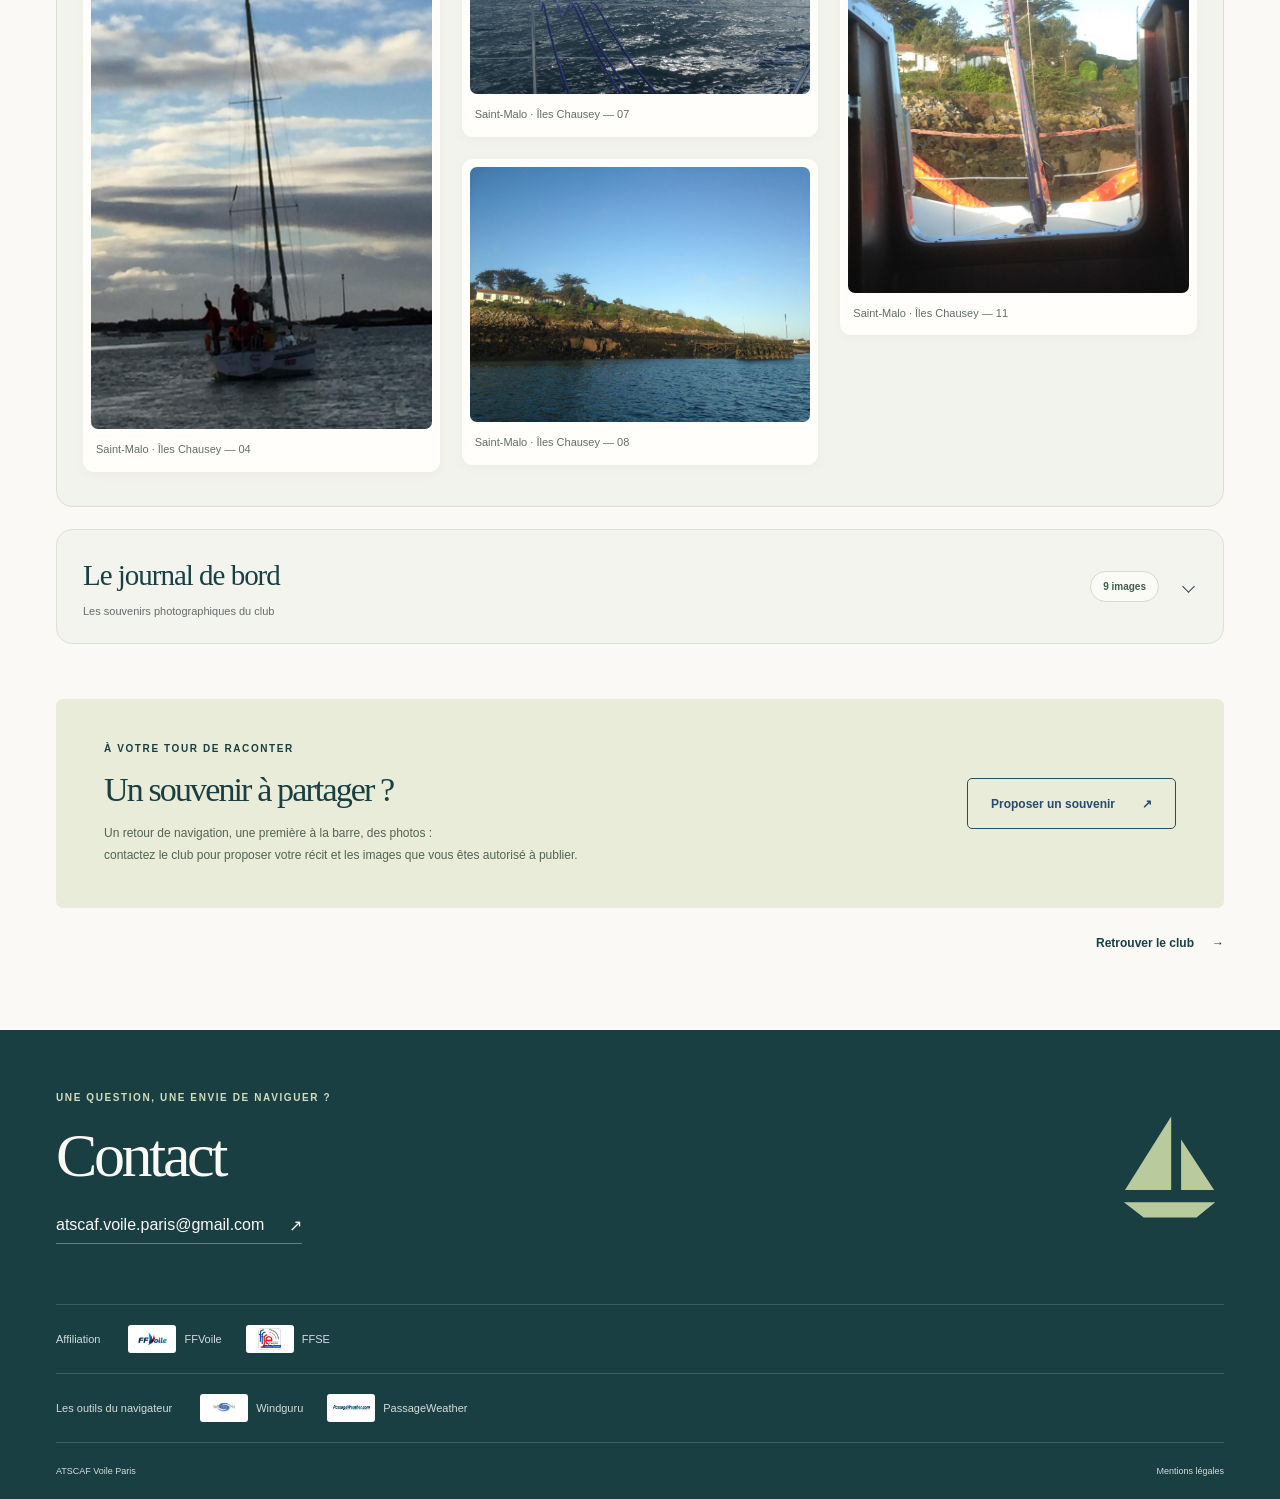
<file: pages/retours-experience.html>
<!doctype html>
<html lang="fr">
<head>
  <meta charset="UTF-8">
  <meta name="viewport" content="width=device-width, initial-scale=1">
  <meta name="theme-color" content="#153e43">
  <meta name="description" content="Les souvenirs de l’ATSCAF Voile Paris : retours d’expérience, permis pratique, sorties à Chausey, voile légère et albums photo du club.">
  <title>Retours d’expérience — ATSCAF Voile Paris</title>
  <link rel="icon" href="../assets/icons/favicon.svg" type="image/svg+xml">
  <link rel="stylesheet" href="../assets/css/styles.css">
  <link rel="stylesheet" href="../assets/css/activities.css">
  <link rel="stylesheet" href="../assets/css/journal.css">
  <script src="../assets/js/albums.generated.js" defer></script>
  <script src="../assets/js/journal.js" defer></script>
</head>
<body>
  <a class="skip-link" href="#contenu">Aller au contenu</a>
  <!-- shared:header:start -->
  <header class="site-header">
    <a class="brand" href="../index.html" aria-label="ATSCAF Voile Paris, accueil">
      <img class="brand-mark" src="../assets/images/site/logo-atscaf-voile.png" alt="" width="195" height="158">
    </a>
    <nav aria-label="Navigation principale">
      <a href="../index.html#club">Le club</a>
      <a href="croisiere.html">Croisière</a>
      <a href="permis.html">Formation</a>
      <a href="competitions.html">Compétition</a>
      <a href="retours-experience.html" aria-current="page">Retours d’expérience</a>
      <a href="et-aussi.html">Et aussi...</a>
    </nav>
    <a class="button button-small button-dark header-join" href="../index.html#adherer">Rejoindre le club <span aria-hidden="true">↗</span></a>
    <aside class="news-banner" aria-label="Actualité du club">
      <span class="news-banner-label">À la une</span>
      <p><strong>Permis côtier · Session 2027</strong> — Pré-inscrivez-vous avant le <time datetime="2026-11-30">30 novembre 2026</time>.</p>
      <a href="permis-cotier.html#inscription-title">Plus d’info <span aria-hidden="true">↗</span></a>
    </aside>
  </header>
  <!-- shared:header:end -->

  <main id="contenu" class="activity-page wrap">
    <nav class="breadcrumb" aria-label="Fil d’Ariane"><a href="../index.html">Accueil</a><span aria-hidden="true">/</span><a href="../index.html#club">Le club</a><span aria-hidden="true">/</span><span aria-current="page">Retours d’expérience</span></nav>
    <section class="activity-hero" aria-labelledby="journal-title">
      <div class="activity-intro">
        <p class="eyebrow">LE CLUB · NOTRE JOURNAL DE BORD</p>
        <h1 id="journal-title">Des bords partagés.<br><em>Des souvenirs à raconter.</em></h1>
        <p>Premières manœuvres, escales et vie d’équipage : découvrez le club à travers les expériences de ses membres et les photos rapportées de leurs navigations.</p>
        <div class="journal-shortcuts"><a class="text-link" href="#recits">Les récits <span aria-hidden="true">↓</span></a><a class="text-link" href="#albums">Les albums photo <span aria-hidden="true">↓</span></a></div>
      </div>
      <figure class="activity-cover"><img src="../assets/images/site/croisiere.jpg" alt="Photo de navigation publiée dans l’article Croisière du club" width="1920" height="1440" fetchpriority="high"><figcaption>Croisière · Une photo des archives du club</figcaption></figure>
    </section>

    <section class="journal-section" id="recits" aria-labelledby="recits-title">
      <div class="section-heading"><div><p class="eyebrow">ILS ONT EMBARQUÉ</p><h2 id="recits-title">Les retours d’expérience</h2></div></div>
      <div class="journal-stories">
        <article id="permis-pratique" aria-labelledby="permis-title">
          <div class="story-image"><img src="../assets/images/site/permis-bateau.jpg" alt="La barre en bois et les instruments d’un poste de pilotage de bateau, en illustration du récit" width="1000" height="1500" loading="lazy"></div>
          <h3 id="permis-title">Retour d’expérience permis pratique</h3>
          <p class="story-meta">Par <a href="http://www.atscaf-voile-paris.fr/blog/do/author/52ff288a8f2b4f5fbc23072b">atscaf-voile</a> | Le <time datetime="2017-05-04">04/05/2017</time> Mis à jour le <time datetime="2021-02-19">19/02/2021</time></p>
          <details class="activity-faq story-details">
            <summary>Lire le récit de Christian</summary>
            <div class="story-body">
            <p><strong>Deux heures de navigation sur la Seine</strong></p>
            <p>Le ¼ d’heure d’avance chez Paris Nautique est nécessaire pour être à l’heure sur le bateau, qui est arrimé de l’autre côté de l’écluse de l’Arsenal, sur la Seine.</p>
            <p>Les conditions de navigation sont idéales : malgré des averses qui ont ponctué le début de cette journée, le vent et le courant sont quasi nuls. Conjugués au faible transit de navires à cette heure, le plan d’eau ne présente aucune ride à sa surface.</p>
            <p>L’embarquement sur le bateau école est l’occasion de faire connaissance à la fois avec le moniteur qui validera ou non cette épreuve / formation pratique, et avec le navire – style « day-boat » – équipé non d’une barre franche mais d’un volant (sans siège) et propulsé par un moteur hors-bord de 60 CV.</p>
            <p>Le moniteur s’intéresse d’emblée à mon expérience en demandant si j’ai déjà navigué, sur quoi et où ?</p>
            <p>Nous remontons la Seine et me donne aussitôt la barre / volant. Cette navigation a consisté à bien écouter et comprendre ses consignes, à mémoriser ses manœuvres et à (tenter de) les reproduire, du mieux possible.</p>
            <p>Chronologiquement, les exercices ont porté sur l’apprentissage ou ma capacité à :</p>
            <ul>
              <li><p>suivre un cap sans louvoyer, par rapport à des repères fixes (passer sous l’arche de gauche du pont par ex), au compas (suivre 160 ° par ex), à deux alignements (en l’occurrence 2 lampadaires d’un pont), à réaliser des ½ tours tribord ou bâbord.<br>Un exercice particulièrement intéressant a consisté à faire de la marche arrière par rapport à /c’est à dire, en suivant 2 alignements ; ce qui nécessite de « barrer » au feeling.</p></li>
              <li><p>maîtriser sa vitesse via le dosage des gaz, ou de l’accélération, trouver le point mort, passer proprement de la marche avant à la marche arrière. Pour trouver l’allure réduite adéquate (5 nœuds), le moniteur a expliqué la différence entre la vague créée par la carène (l’avant du bateau) et celle créée par l’arrière du bateau (vague de poupe). En réduisant de manière très précise les gaz, la vague de carène finit par disparaître complètement.</p></li>
              <li><p>stopper le bateau sans erre. Plusieurs exercices ont été consacrés à marquer un arrêt franc, de la même façon qu’en voiture lorsqu’on doit stopper net au feu rouge (Vitesse modérée qui faiblit, puis dès que l’avant du bateau est à la perpendiculaire d’un amer, enclenchement du point mort suivi immédiatement d’une marche arrière et à nouveau du point mort). Pour tenir compte et surtout contrecarrer le léger déport naturel du bateau inhérent à son hélice, l’exercice se terminait par un bref petit coup de volant vers tribord, ce qui permettait d’avoir un, bateau toujours aligné…</p></li>
              <li><p>prendre un coffre. En arrivant au ralenti face au pilier d’un pont, et à quelques centimètres de ce pilier, enclencher point mort et marche arrière et à nouveau point mort. Il s’agit de stopper le bateau le plus près possible du pilier (mais sans contact physique entre le bateau et le pilier du pont),</p></li>
              <li><p>repêcher un homme tombé à l’eau. (Jeter la bouée correctement, ne pas quitter le naufragé des yeux, s’éloigner en faisant rapidement un ½ tour puis arriver au ralenti sur le naufragé. A 1 ou 2 m de lui, on passe au vent (ou au courant si dominant par rapport au vent) pour le protéger, puis on saisit un anneau de son gilet avec la gaffe à la verticale et on l’amène vers l’arrière du bateau pour pouvoir le hisser par-dessus bord. Ne pas chercher à hisser le naufragé par le côté du bateau, car la gîte et une vague latérale feraient passer le sauveur par-dessus bord,</p></li>
              <li><p>accoster à un quai (sur tribord). Le bateau arrive avec un angle de 40 ° puis à 4/5 mètres du quai, le volant est tourné complètement à gauche et à 1 mètre du bord, complètement à droite ; ce qui a pour effet de plaquer le bateau contre le quai,</p></li>
              <li><p>partir du même quai en orientant complètement le moteur côté Seine (opposé du quai) en faisant une marche arrière. Le bateau se dégage du quai sans frottement ni heurt.</p></li>
            </ul>
            <p>La description et l’explication de toutes les composantes du poste de pilotage ont évidemment eu lieu après réalisation de quelques exercices. Bien qu’au programme du Vagnon, il ne m’a pas été demandé de réaliser un nœud de cabestan ou de chaise.</p>
            <p>Au final, ces deux heures de navigation ont procuré de grandes et multiples satisfactions. Celles d’avoir réussi le permis bateau (après 2 mois d’intense préparation théorique assurée par les bénévoles du club), d’avoir pu naviguer sur la Seine dans Paris 2 heures durant (c’est à dire sur le plan d’eau le plus règlementé d’ile de France), d’avoir profité du superbe environnement : vue privilégiée sur les bords de Seine, BNF, Bercy, quais, ponts successifs entre celui de Bercy et le Pont National (juste avant le périphérique) et…le lieu de tournage – face à Bercy – du 6ième épisode de Mission Impossible avec Tom Cruise d’où l’on voyait des scènes de poursuites entre motards, 4 x 4 et véhicules spéciaux.</p>
            <p>Merci à tous.</p>
            <p>Christian, le <time datetime="2017-04-29">29/4/2017</time></p>
            </div>
          </details>
          <div class="story-links"><a class="text-link" href="permis-cotier.html">Préparer son permis <span aria-hidden="true">→</span></a></div>
        </article>
        <article aria-labelledby="chausey-title">
          <a class="story-image" href="#chausey" aria-label="Voir l’album du week-end Saint-Malo et îles Chausey"><img src="../assets/images/albums/chausey/01-navigation.jpg" alt="Un voilier au mouillage devant les îles Chausey" width="1920" height="1081" loading="lazy"></a>
          <p class="story-meta">CROISIÈRE · Publié le <time datetime="2017-04-03">3 avril 2017</time></p>
          <h3 id="chausey-title">Un week-end de Saint-Malo aux îles Chausey</h3>
          <p>Une sortie à retrouver en images, entre Saint-Malo et l’archipel de Chausey.</p>
          <div class="story-links"><a class="text-link" href="#chausey">Voir l’album photo <span aria-hidden="true">↓</span></a></div>
        </article>
        <article aria-labelledby="croisiere-title">
          <a class="story-image" href="croisiere.html" aria-label="Découvrir les croisières du club"><img src="../assets/images/site/croisiere.jpg" alt="Photo des archives de croisière du club" width="1920" height="1440" loading="lazy"></a>
          <p class="story-meta">CROISIÈRE · Publié le <time datetime="2020-11-22">22 novembre 2020</time></p>
          <h3 id="croisiere-title">La croisière en partage</h3>
          <p>Une photographie des archives pour retrouver l’esprit des sorties en mer. Pour préparer une nouvelle navigation, consultez aussi la présentation de Pandora et le calendrier des bords.</p>
          <div class="story-links"><a class="text-link" href="croisiere.html">Découvrir les croisières <span aria-hidden="true">→</span></a></div>
        </article>
      </div>
      <p>Ces publications sont des archives : les dates, stages et modalités qu’elles évoquent ne constituent pas le programme actuel.</p>
    </section>

    <section class="journal-section" id="albums" aria-labelledby="albums-title">
      <div class="section-heading"><div><p class="eyebrow">LES VRAIES PHOTOS, LES VRAIS SOUVENIRS</p><h2 id="albums-title">Les albums du club</h2></div><p>Une escale, une rencontre, un instant à bord.<br>Ouvrez un album et laissez les images raconter.</p></div>
      <p>Cliquez sur une photo pour la découvrir en grand. Parcourez l’album avec les flèches ; la croix ou la touche Échap vous ramène ici.</p>
      <div id="album-list"></div>
      <p id="albums-error" role="alert" hidden>Impossible de charger les albums. Rechargez la page ou contactez le club.</p>
      <noscript><p>Activez JavaScript pour consulter les albums sur cette page.</p></noscript>
    </section>

    <section class="programme" aria-labelledby="partager-title">
      <div><p class="eyebrow">À VOTRE TOUR DE RACONTER</p><h2 id="partager-title">Un souvenir à partager ?</h2><p>Un retour de navigation, une première à la barre, des photos :<br>contactez le club pour proposer votre récit et les images que vous êtes autorisé à publier.</p></div>
      <a class="button button-outline" href="mailto:atscaf.voile.paris@gmail.com?subject=Partager%20un%20r%C3%A9cit%20et%20des%20photos">Proposer un souvenir <span aria-hidden="true">↗</span></a>
    </section>
    <div class="legal-return"><a class="text-link" href="../index.html#club">Retrouver le club <span aria-hidden="true">→</span></a></div>
  </main>

  <template id="album-template">
    <details class="activity-faq journal-album">
      <summary><span class="album-heading"><strong></strong><small></small></span><span class="album-count"></span></summary>
      <div class="journal-gallery"></div>
    </details>
  </template>
  <template id="photo-template">
    <figure>
      <a aria-haspopup="dialog"><img alt="" loading="lazy"></a>
      <figcaption></figcaption>
    </figure>
  </template>

  <dialog class="photo-dialog" aria-label="Photo agrandie" aria-describedby="photo-caption" tabindex="-1" autofocus>
    <div class="photo-toolbar"><span id="photo-position" role="status"></span><form method="dialog"><button class="photo-close" aria-label="Fermer la photo agrandie" title="Fermer (Échap)"><svg viewBox="0 0 24 24" fill="none" stroke="currentColor" stroke-width="1.7" stroke-linecap="round" aria-hidden="true" focusable="false"><path d="m6 6 12 12M18 6 6 18"/></svg></button></form></div>
    <figure>
      <div class="photo-stage">
        <button class="photo-arrow" id="photo-previous" type="button" aria-label="Photo précédente" aria-controls="photo-enlarged"><svg viewBox="0 0 24 24" fill="none" stroke="currentColor" stroke-width="1.7" stroke-linecap="round" stroke-linejoin="round" aria-hidden="true" focusable="false"><path d="m14 6-6 6 6 6"/></svg></button>
        <img id="photo-enlarged" alt="">
        <button class="photo-arrow" id="photo-next" type="button" aria-label="Photo suivante" aria-controls="photo-enlarged"><svg viewBox="0 0 24 24" fill="none" stroke="currentColor" stroke-width="1.7" stroke-linecap="round" stroke-linejoin="round" aria-hidden="true" focusable="false"><path d="m10 6 6 6-6 6"/></svg></button>
      </div>
      <figcaption id="photo-caption"></figcaption>
    </figure>
    <p id="photo-error" role="alert" hidden>Impossible de charger cette photo. Fermez l’agrandissement et réessayez.</p>
  </dialog>

  <!-- shared:footer:start -->
  <footer id="contact">
    <div class="footer-main wrap"><div><p class="eyebrow">UNE QUESTION, UNE ENVIE DE NAVIGUER ?</p><h2>Contact</h2><a class="email-link" href="mailto:atscaf.voile.paris@gmail.com">atscaf.voile.paris@gmail.com <span aria-hidden="true">↗</span></a></div><svg class="footer-sail" viewBox="0 0 100 100" aria-hidden="true"><path d="M52 4 10 71h42zm9 21v46h30zM9 82h83L75 96H27z" fill="currentColor"/></svg></div>
    <section class="footer-tools wrap" aria-labelledby="footer-affiliations-title">
      <h2 id="footer-affiliations-title">Affiliation</h2>
      <div class="footer-tools-links">
        <a class="footer-tool" href="https://www.ffvoile.fr/ffv/web/portail/"><img src="../assets/images/outils/ffv.jpg" alt="" width="294" height="171" loading="lazy"><span><strong>FFVoile</strong><small>La Fédération Française de Voile</small></span><span aria-hidden="true">↗</span></a>
        <a class="footer-tool" href="https://ffse.fr/"><img src="../assets/images/outils/ffse.png" alt="" width="633" height="594" loading="lazy"><span><strong>FFSE</strong><small>La Fédération Française du Sport d’Entreprise</small></span><span aria-hidden="true">↗</span></a>
      </div>
    </section>
    <section class="footer-tools wrap" aria-labelledby="footer-tools-title">
      <h2 id="footer-tools-title">Les outils du navigateur</h2>
      <div class="footer-tools-links">
        <a class="footer-tool" href="https://www.windguru.cz/112"><img src="../assets/images/outils/windguru.png" alt="" width="225" height="225" loading="lazy"><span><strong>Windguru</strong><small>Les prévisions de vent</small></span><span aria-hidden="true">↗</span></a>
        <a class="footer-tool" href="https://www.passageweather.com/"><img src="../assets/images/outils/passageweather.png" alt="" width="300" height="150" loading="lazy"><span><strong>PassageWeather</strong><small>La météo marine au large</small></span><span aria-hidden="true">↗</span></a>
      </div>
    </section>
    <div class="footer-bottom wrap"><span>ATSCAF Voile Paris</span><a href="mentions-legales.html">Mentions légales</a></div>
  </footer>
  <!-- shared:footer:end -->
</body>
</html>
</file>
<file: assets/css/styles.css>
@charset "UTF-8";

:root { --paper: #faf9f5; --ink: #193f43; --navy: #294a70; --navy-hover: #365d88; --muted: #626e6b; --lime: #e1edb4; --line: #dce0d8; --ease: cubic-bezier(.2,.7,.2,1); }
* { box-sizing: border-box; }
html { scroll-behavior: smooth; scroll-padding-top: 100px; }
body { margin: 0; background: var(--paper); color: var(--ink); font-family: "Segoe UI", Arial, sans-serif; -webkit-font-smoothing: antialiased; }
a { color: inherit; text-decoration: none; }
button { font: inherit; }
button, a { -webkit-tap-highlight-color: transparent; }
button { color: inherit; }
button:focus-visible, a:focus-visible { outline: 3px solid #6f8c36; outline-offset: 6px; }
img { display: block; width: 100%; height: 100%; object-fit: cover; }
svg { display: block; }
h1, h2, p { margin: 0; }
p:not(.eyebrow) { text-align: justify; }
h1, h2 { font-family: Georgia, "Times New Roman", serif; font-weight: 400; letter-spacing: -.055em; }
h2 { font-size: clamp(34px, 3.4vw, 50px); line-height: 1.12; }
em { font-weight: 400; }
.wrap { width: min(1280px, calc(100% - 112px)); margin-inline: auto; }
.section { padding-block: 94px; }
.eyebrow { font-size: 10px; letter-spacing: .16em; font-weight: 650; line-height: 1.6; }
.site-header { width: min(1440px, 100%); margin-inline: auto; min-height: 102px; padding: 20px 56px; display: flex; flex-wrap: wrap; align-items: center; justify-content: space-between; gap: 28px; }
.news-banner { order: 4; flex: 0 0 100%; display: flex; flex-wrap: wrap; align-items: center; justify-content: center; gap: 10px 24px; padding: 14px 20px; border-radius: 6px; background: var(--lime); color: var(--ink); }
.news-banner-label { flex-shrink: 0; padding: 5px 9px; border-radius: 20px; background: var(--ink); color: white; font-size: 10px; font-weight: 650; letter-spacing: .08em; text-transform: uppercase; }
.news-banner p { flex: 1 1 280px; font-size: 13px; line-height: 1.7; text-align: left; }
.news-banner > a { display: inline-flex; align-items: center; gap: 10px; padding-block: 7px; font-size: 12px; font-weight: 650; text-decoration: underline; text-underline-offset: 4px; }
.news-banner > a:hover { text-decoration-thickness: 2px; }
.brand { display: flex; align-items: center; gap: 12px; flex-shrink: 0; }
.brand-mark { width: 120px; height: auto; object-fit: contain; }
.site-header nav { display: flex; flex-wrap: wrap; gap: 28px; }
.site-header nav a { font-size: 12px; position: relative; padding-block: 8px; }
.site-header nav a::after, .text-link::after { content: ""; position: absolute; inset: auto 0 0; height: 1px; background: currentColor; transform: scaleX(0); transform-origin: left; transition: transform .3s var(--ease); }
.site-header nav a:hover::after, .site-header nav a[aria-current="page"]::after, .text-link:hover::after { transform: scaleX(1); }
.site-header nav a[aria-current="page"] { font-weight: 650; }
.button { min-height: 51px; display: inline-flex; align-items: center; justify-content: center; gap: 27px; padding: 15px 23px; border-radius: 5px; font-size: 12px; font-weight: 600; transition: background .3s, color .3s, box-shadow .3s, transform .3s var(--ease); }
.button span, .text-link span { display: inline-block; transition: transform .3s var(--ease); }
.button:hover { transform: translateY(-3px); box-shadow: 0 8px 20px #294a7012; }
.button:hover span, .text-link:hover span { transform: translate(3px,-2px); }
.button-dark { color: #fff; background: var(--navy); }
.button-dark:hover { background: var(--navy-hover); }
.button-small { min-height: 43px; padding: 12px 18px; font-size: 11px; gap: 20px; }
.button-outline { color: var(--navy); border: 1px solid var(--navy); position: relative; z-index: 1; }
.button-outline:hover { background: var(--navy); color: white; }
.text-link { font-size: 12px; font-weight: 600; position: relative; padding-block: 8px; display: inline-flex; align-items: center; gap: 18px; }
.hero { display: flex; flex-direction: column; gap: 16px; padding-block: 20px 44px; }
.hero > .text-link { align-self: flex-start; }
.hero-copy { padding-block: 34px 8px; }
.hero-copy .eyebrow { display: flex; align-items: center; gap: 10px; }
.tiny-line { width: 23px; height: 1px; background: currentColor; }
h1 { font-size: clamp(58px, 5.5vw, 83px); line-height: 1.04; margin-top: 27px; }
h1 em { color: #71836d; }
.hero-description { color: var(--muted); font-size: 14px; line-height: 1.85; margin-top: 27px; }
.hero-actions { display: flex; align-items: center; flex-wrap: wrap; gap: 23px; margin-top: 29px; }
.hero-note { display: flex; align-items: center; gap: 13px; margin-top: 41px; }
.note-icon { font-family: Georgia, serif; font-size: 37px; line-height: 1; color: #71836d; }
.hero-note p { color: var(--muted); font-size: 10px; line-height: 1.7; }
.hero-note strong { font-weight: 500; color: var(--ink); }
.hero-visual { position: relative; border-radius: 8px 85px 8px 8px; overflow: hidden; min-height: 570px; background: #467b9e; }
.hero-image { position: absolute; inset: 0; object-position: 58% 50%; transition: transform 1.2s var(--ease); }
.hero-visual:hover .hero-image { transform: scale(1.035); }
.hero-visual::after { content: ""; position: absolute; inset: 0; background: linear-gradient(180deg,#163e4320,transparent 40%,#102f4360); pointer-events: none; }
.image-caption { position: absolute; z-index: 1; top: 27px; left: 27px; color: white; font-size: 8px; letter-spacing: .15em; }
.compass { position: absolute; top: 24px; right: 26px; color: white; width: 65px; z-index: 1; text-align: center; opacity: .85; }
.compass span { font-size: 9px; }
.compass svg { width: 65px; margin-top: -9px; transition: transform .8s var(--ease); }
.hero-visual:hover .compass svg { transform: rotate(15deg); }
.photo-label { position: absolute; z-index: 1; bottom: 25px; left: 25px; right: 25px; padding: 20px; display: flex; align-items: center; gap: 15px; color: var(--ink); background: #faf9f5f2; border-radius: 5px; backdrop-filter: blur(8px); }
.label-icon { font-size: 25px; }
.photo-label small { display: block; font-size: 8px; letter-spacing: .13em; margin-bottom: 7px; }
.photo-label strong { font-family: Georgia, serif; font-size: 21px; font-weight: 400; letter-spacing: -.03em; }
.photo-label-line { width: 1px; align-self: stretch; margin-left: auto; background: var(--line); }
.label-location { font-size: 10px; line-height: 1.6; }
.values-strip { display: flex; justify-content: space-between; align-items: center; gap: 16px; padding: 24px 0; border-block: 1px solid var(--line); font-size: 11px; }
.values-strip > span:nth-child(even) { font-size: 20px; color: #7c8b62; }
.section-heading { display: flex; align-items: flex-end; justify-content: space-between; gap: 30px; margin-bottom: 35px; }
.section-heading h2 { margin-top: 13px; }
.section-heading > p { font-size: 12px; color: var(--muted); line-height: 1.8; padding-bottom: 3px; }
.activities.section { padding-top: 32px; }
.activities .section-heading { justify-content: center; text-align: center; }
.activities .section-heading h2 { margin-top: 0; font-size: clamp(28px, 3vw, 42px); }
.activity-grid { display: grid; grid-template-columns: repeat(3,1fr); gap: 23px; }
.activity-card { display: block; padding: 0; text-align: left; background: transparent; border: 0; cursor: pointer; border-radius: 7px; transition: transform .4s var(--ease); }
.card-visual { position: relative; display: block; height: 230px; overflow: hidden; background: #74969c; border-radius: 6px; }
.card-visual img { transition: transform .7s var(--ease); }
.card-visual::after { content: ""; position: absolute; inset: 0; background: linear-gradient(180deg,#102f432d,transparent 60%); }
.card-tag, .card-number { position: absolute; z-index: 1; top: 14px; font-size: 8px; }
.card-tag { left: 13px; color: var(--ink); background: var(--paper); padding: 6px 9px; border-radius: 20px; }
.card-number { right: 13px; color: white; opacity: .85; padding-top: 6px; }
.card-content { display: block; padding-top: 18px; }
.card-title { display: flex; align-items: center; justify-content: space-between; font-family: Georgia, serif; font-size: 25px; letter-spacing: -.04em; }
.round-arrow { font-family: "Segoe UI", sans-serif; display: grid; place-items: center; width: 30px; height: 30px; border: 1px solid var(--line); border-radius: 50%; font-size: 16px; transition: background .3s, transform .4s var(--ease); }
.card-description { display: block; color: var(--muted); font-size: 11px; line-height: 1.8; margin-top: 9px; }
.activity-card:hover { transform: translateY(-6px); }
.activity-card:hover img { transform: scale(1.06); }
.activity-card:hover .round-arrow { background: var(--lime); border-color: var(--lime); transform: rotate(45deg); }
.illustration svg { width: 100%; height: 100%; padding-top: 15px; transition: transform .7s var(--ease); }
.activity-card:hover .illustration svg { transform: translateY(-4px) rotate(-3deg); }
.coastal { background: #3e6364; }
.club { padding-top: 14px; display: grid; grid-template-columns: 1.05fr 1fr; gap: 90px; align-items: center; }
.club-image { position: relative; height: 380px; overflow: hidden; border-radius: 6px; }
.club-image img { object-position: 45% center; }
.club-image::after { content: ""; position: absolute; inset: 0; background: linear-gradient(transparent 45%,#183f4360); }
.handwritten { position: absolute; z-index: 1; left: 28px; bottom: 27px; color: white; font-family: Georgia, serif; font-style: italic; font-size: 26px; line-height: 1.1; transform: rotate(-5deg); }
.club-copy h2 { margin-block: 16px 25px; }
.club-copy h2 em { color: #71836d; }
.club-copy > p:not(.eyebrow) { font-size: 13px; line-height: 1.9; color: var(--muted); margin-bottom: 15px; max-width: 355px; }
.club-copy .text-link { margin-top: 7px; }
.club-links { display: flex; align-items: flex-start; flex-direction: column; gap: 4px; margin-top: 16px; }
.club-organisation { display: grid; grid-template-columns: 1.1fr 1fr; gap: 60px; align-items: start; }
.club-organisation.section { padding-top: 0; }
.club-organisation h2 { margin-bottom: 24px; font-size: clamp(26px, 2.4vw, 34px); }
.club-organisation-intro p { font-size: 13px; line-height: 1.9; color: var(--muted); }
.club-organisation-intro p + p { margin-top: 16px; }
.club-organisation-intro strong { color: var(--ink); }
.club-project { margin-top: 28px; }
.club-project .activity-checklist li { margin-top: 0; }
.club-bureau h3, .club-project h3 { margin: 0 0 16px; font-family: Georgia, "Times New Roman", serif; font-size: 24px; font-weight: 400; }
.bureau-list { list-style: none; margin: 0; padding: 0; }
.bureau-list li { padding-block: 12px; border-bottom: 1px solid var(--line); font-size: 13px; line-height: 1.6; }
.bureau-list span { color: var(--muted); }
.programme { position: relative; isolation: isolate; background: #e8ecd9; border-radius: 7px; padding: 42px 48px; display: flex; align-items: center; justify-content: space-between; gap: 30px; overflow: hidden; }
.programme h2 { font-size: 34px; margin-block: 14px; }
.programme p:not(.eyebrow) { color: #526452; font-size: 12px; line-height: 1.8; }
.route-decoration { position: absolute; width: 250px; right: 24px; top: 12px; color: #647a4340; z-index: -1; }
.join { display: grid; grid-template-columns: 1fr 1.15fr; gap: 80px; align-items: center; }
.join.join-panel { background: #e8ecd9; border-radius: 7px; padding: clamp(24px, 4vw, 48px); margin-bottom: 64px; }
.join h2 { margin-block: 13px 20px; font-size: 58px; }
.join-intro > .eyebrow { font-size: 12px; }
.join-intro > p:not(.eyebrow) { color: var(--muted); font-size: 13px; line-height: 1.8; }
.join-intro #reglement, .join-intro #reglement + p { margin-top: 16px; }
.join-intro #reglement + p a, .join-activities-note a { color: var(--ink); font-weight: 600; text-decoration: underline; text-underline-offset: 3px; }
.price { display: flex; align-items: center; justify-content: center; gap: 15px; margin-block: 25px 16px; color: #1e4f91; font-weight: 700; }
.price strong { font-family: "Segoe UI", Arial, sans-serif; font-size: 46px; font-weight: 700; letter-spacing: -.04em; white-space: nowrap; }
.price span { font-size: 14px; line-height: 1.7; color: inherit; }
.join-intro .price-note { font-size: 10px !important; max-width: 300px; margin-top: 10px; }
.join-step { display: flex; gap: 22px; align-items: center; border-bottom: 1px solid var(--line); padding-block: 30px; transition: padding .3s var(--ease), background .3s; }
.join-step:first-child { border-top: 1px solid var(--line); }
.step-number { font-family: Georgia,serif; color: #7c8b62; font-size: 20px; }
.join-step strong { font-size: 13px; font-weight: 600; }
.join-step > span:nth-child(2) > span { display: block; margin-top: 8px; font-size: 11px; color: var(--muted); line-height: 1.6; }
.step-arrow { margin-left: auto; font-size: 23px; transition: transform .3s var(--ease); }
.join-step:hover { padding-inline: 12px; background: #e8ecd940; }
.join-step:hover .step-arrow { transform: translate(3px,-3px); }
.join-activities-note { margin-top: 20px; color: var(--muted); font-size: 13px; line-height: 1.8; }
footer { background: var(--ink); color: var(--paper); }
.footer-main { padding-block: 60px; display: flex; align-items: center; justify-content: space-between; }
.footer-main .eyebrow { color: #d1dcbc; }
.footer-main h2 { font-size: 62px; margin-block: 15px 25px; }
.email-link { display: inline-flex; align-items: center; gap: 25px; font-size: 16px; border-bottom: 1px solid #ffffff55; padding-bottom: 8px; transition: color .3s; }
.email-link:hover { color: var(--lime); }
.footer-sail { width: 110px; height: 110px; color: var(--lime); opacity: .8; }
.footer-tools { display: flex; flex-wrap: wrap; align-items: center; gap: 8px 28px; padding-block: 12px; border-top: 1px solid #ffffff25; }
.footer-tools h2 { font-family: inherit; font-size: 11px; font-weight: 400; letter-spacing: 0; color: #d2dcd7; }
.footer-tools-links { display: flex; flex-wrap: wrap; gap: 4px 24px; max-width: 100%; }
.footer-tool { display: flex; align-items: center; gap: 8px; min-height: 44px; padding-block: 6px; color: #d2dcd7; }
.footer-tool:hover { color: var(--lime); }
.footer-tool img { flex: 0 0 48px; width: 48px; height: 28px; padding: 3px; border-radius: 3px; background: #fff; object-fit: contain; }
.footer-tool strong { display: block; font-size: 11px; font-weight: 500; }
.footer-tool small, .footer-tool > span:last-child { display: none; }
.footer-bottom { display: flex; flex-wrap: wrap; justify-content: space-between; gap: 20px; padding-block: 23px; border-top: 1px solid #ffffff25; font-size: 9px; color: #d2dcd7; }
.footer-bottom a:hover { color: var(--lime); }
.sr-only, .skip-link:not(:focus) { position: absolute; width: 1px; height: 1px; padding: 0; margin: -1px; overflow: hidden; clip-path: inset(50%); white-space: nowrap; }
.skip-link:focus { position: fixed; z-index: 5; top: 12px; left: 12px; background: var(--lime); padding: 15px; }
.legal-intro { padding-block: 24px 44px; border-bottom: 1px solid var(--line); }
.legal-intro > .eyebrow { margin-top: 42px; }
.legal-intro h1 { font-size: clamp(48px, 6vw, 80px); margin-block: 16px 24px; }
.legal-lead { color: var(--muted); font-size: 15px; line-height: 1.8; }
.legal-notice { display: flex; align-items: flex-start; gap: 17px; margin-block: 32px 56px; padding: 23px 26px; background: #e8ecd9; border-radius: 6px; }
.legal-notice-mark { display: grid; place-items: center; flex-shrink: 0; width: 24px; height: 24px; border: 1px solid #788c75; border-radius: 50%; font-family: Georgia, serif; font-style: italic; }
.legal-notice strong { font-size: 13px; font-weight: 600; }
.legal-notice p { margin-top: 7px; font-size: 12px; line-height: 1.8; color: #526452; }
.legal-layout { display: grid; grid-template-columns: 240px minmax(0, 720px); justify-content: space-between; gap: 55px; }
.legal-summary { align-self: start; position: sticky; top: 32px; }
.legal-summary ol { margin: 20px 0 0; padding-left: 22px; color: #71836d; font-size: 12px; }
.legal-summary li { padding: 8px 0 8px 7px; }
.legal-summary a { color: var(--muted); line-height: 1.6; transition: color .3s; }
.legal-summary a:hover { color: var(--ink); text-decoration: underline; text-underline-offset: 4px; }
.legal-content section { padding-bottom: 38px; margin-bottom: 38px; border-bottom: 1px solid var(--line); }
#editeur .legal-facts > div:last-child { padding-bottom: 0; }
.legal-content section:last-child { margin-bottom: 0; }
.legal-content h2 { font-size: clamp(29px, 3vw, 39px); margin-block: 12px 21px; letter-spacing: -.04em; }
.legal-content h3 { font-size: 15px; font-weight: 600; margin: 25px 0 12px; }
.legal-content p:not(.eyebrow) { font-size: 14px; line-height: 1.9; color: var(--muted); margin-top: 15px; }
.legal-content a:not(.text-link) { color: var(--ink); text-decoration: underline; text-underline-offset: 4px; overflow-wrap: anywhere; transition: color .3s; }
.legal-content a:not(.text-link):hover { color: #526a3e; }
.legal-facts { margin: 24px 0 0; }
.legal-facts > div { display: grid; grid-template-columns: 170px minmax(0, 1fr); gap: 22px; padding: 17px 0; border-top: 1px solid var(--line); font-size: 13px; line-height: 1.8; }
.legal-facts dt { font-weight: 600; }
.legal-facts dd { margin: 0; color: var(--muted); }
.to-complete { display: inline-block; padding: 1px 7px; margin-right: 4px; border-radius: 3px; background: #e8ecd9; color: #435d37; font-size: 11px; font-weight: 600; }
.legal-return { padding-block: 20px 72px; display: flex; justify-content: flex-end; }
@media (prefers-reduced-motion: no-preference) {
  .hero-copy { animation: appear .85s var(--ease) both; }
  .hero-visual { animation: appear 1s .1s var(--ease) both; }
  @keyframes appear { from { opacity: 0; transform: translateY(18px); } to { opacity: 1; transform: translateY(0); } }
}
@media (min-width: 1500px) { .hero { gap: 65px; } }
@media (max-width: 1100px) {
  .wrap { width: calc(100% - 64px); }
  .site-header { padding-inline: 32px; flex-wrap: wrap; }
  .site-header nav { order: 3; width: 100%; justify-content: center; gap: 22px; padding-top: 10px; border-top: 1px solid var(--line); }
  .hero { gap: 25px; }
  .hero-visual { min-height: 535px; }
  .hero-copy { padding-top: 25px; }
  h1 { font-size: 65px; }
  .hero-actions { gap: 12px; }
  .activity-grid { gap: 17px; }
  .card-visual { height: 200px; }
  .card-title { font-size: 22px; }
  .club { gap: 45px; }
  .values-strip { font-size: 10px; }
  .join { gap: 40px; }
}
@media (max-width: 800px) {
  .club-organisation { grid-template-columns: 1fr; gap: 30px; }
  .legal-layout { grid-template-columns: 1fr; gap: 36px; }
  .legal-summary { position: static; padding-bottom: 25px; border-bottom: 1px solid var(--line); }
  .legal-summary ol { columns: 2; column-gap: 30px; }
  .legal-summary li { break-inside: avoid; }
  .legal-notice { margin-bottom: 36px; }
  .wrap { width: calc(100% - 40px); }
  .site-header { padding: 18px 20px; min-height: 85px; gap: 15px; flex-wrap: wrap; }
  .brand-mark { width: 96px; }
  .site-header nav { padding-block: 7px; gap: 8px 22px; }
  .button-small { font-size: 10px; padding: 11px 13px; gap: 10px; }
  .hero { padding-top: 8px; gap: 20px; }
  h1 { font-size: clamp(43px,7vw,60px); }
  .hero-copy .eyebrow { font-size: 8px; letter-spacing: .1em; }
  .tiny-line { display: none; }
  .hero-description { font-size: 12px; }
  .hero-actions { flex-direction: column; align-items: flex-start; margin-top: 20px; }
  .hero-note { margin-top: 25px; }
  .hero-visual { min-height: 485px; border-top-right-radius: 60px; }
  .image-caption { font-size: 6px; left: 17px; top: 20px; max-width: 120px; line-height: 1.7; }
  .compass { right: 10px; top: 40px; }
  .photo-label { left: 12px; right: 12px; bottom: 12px; padding: 13px; gap: 10px; }
  .photo-label strong { font-size: 18px; }
  .photo-label small { font-size: 7px; }
  .photo-label-line, .label-location { display: none; }
  .values-strip { flex-wrap: wrap; justify-content: center; gap: 12px 20px; }
  .values-strip > span:last-child, .values-strip > span:nth-last-child(2) { display: none; }
  .section { padding-block: 65px; }
  .activity-grid { grid-template-columns: repeat(3,1fr); gap: 30px 20px; }
  .card-visual { height: 240px; }
  .section-heading { gap: 20px; }
  .section-heading > p { font-size: 10px; }
  .club { gap: 30px; padding-top: 0; }
  .club-image { height: 365px; }
  .club-copy h2 { font-size: 35px; }
  .club-copy > p:not(.eyebrow) { font-size: 12px; }
  .programme { padding: 32px; flex-direction: column; align-items: flex-start; gap: 24px; }
  .route-decoration { right: 0; top: 60px; }
  .join { gap: 30px; grid-template-columns: .85fr 1fr; }
  .join-step { gap: 12px; }
  .join-step strong { font-size: 12px; }
  .join-step > span:nth-child(2) > span { font-size: 10px; }
}
@media (max-width: 540px) {
  .legal-intro { padding-block: 20px 32px; }
  .legal-intro > .eyebrow { margin-top: 30px; }
  .legal-lead { font-size: 13px; }
  .legal-lead br { display: none; }
  .legal-notice { padding: 20px; gap: 12px; }
  .legal-summary ol { columns: 1; }
  .legal-facts > div { grid-template-columns: 1fr; gap: 5px; }
  .legal-return { justify-content: flex-start; padding-bottom: 50px; }
  .hero { gap: 32px; }
  .hero-copy { padding-top: 23px; }
  .hero-copy .eyebrow { font-size: 9px; }
  h1 { font-size: clamp(56px,14vw,76px); margin-top: 22px; }
  .hero-description { font-size: 14px; margin-top: 20px; }
  .hero-actions { flex-direction: row; align-items: center; gap: 17px; margin-top: 25px; }
  .hero-actions .button { padding-inline: 17px; gap: 18px; }
  .hero-actions .text-link { font-size: 11px; gap: 9px; }
  .hero-note { display: none; }
  .hero-visual { min-height: 430px; }
  .hero-image { object-position: center 70%; }
  .image-caption { max-width: none; font-size: 7px; top: 23px; }
  .compass { top: 37px; right: 20px; }
  .photo-label { padding: 18px; }
  .photo-label-line, .label-location { display: block; }
  .values-strip { gap: 10px 13px; padding-block: 19px; font-size: 9px; }
  .values-strip > span:nth-child(4), .values-strip > span:nth-child(5) { display: none; }
  .section { padding-block: 55px; }
  .section-heading { display: block; margin-bottom: 26px; }
  .section-heading > p { margin-top: 17px; font-size: 12px; }
  .activity-grid { grid-template-columns: 1fr; gap: 28px; }
  .card-visual { height: 240px; }
  .card-tag { font-size: 7px; left: 8px; top: 10px; padding: 5px 7px; }
  .card-number { display: none; }
  .card-title { font-size: 23px; gap: 5px; }
  .round-arrow { width: 25px; height: 25px; flex-shrink: 0; font-size: 14px; }
  .card-description { font-size: 10px; }
  .club { grid-template-columns: 1fr; gap: 30px; padding-top: 0; }
  .club-image { height: 310px; }
  .club-copy h2 { font-size: 38px; }
  .club-copy > p:not(.eyebrow) { font-size: 13px; max-width: none; }
  .programme { padding: 30px 25px; }
  .programme h2 { font-size: 29px; }
  .programme p:not(.eyebrow) br { display: none; }
  .programme .button { font-size: 11px; padding-inline: 17px; }
  .join { grid-template-columns: 1fr; gap: 30px; }
  .join h2 { font-size: 52px; }
  .join-step { padding-block: 25px; gap: 18px; }
  .join-step strong { font-size: 13px; }
  .join-step > span:nth-child(2) > span { font-size: 11px; }
  .footer-main { padding-block: 45px; }
  .footer-main .eyebrow { font-size: 8px; }
  .footer-main h2 { font-size: 51px; }
  .email-link { font-size: 12px; gap: 9px; }
  .footer-sail { width: 47px; height: 60px; margin-left: 15px; }
  .footer-bottom { gap: 15px; font-size: 9px; }
}
@media (max-width: 360px) {
  .brand { gap: 7px; }
  .header-join { gap: 7px; padding-inline: 10px; font-size: 9px; }
  .hero-actions { gap: 10px; }
  .hero-actions .button { font-size: 11px; padding-inline: 13px; }
  .hero-actions .text-link { font-size: 10px; }
  .card-title { font-size: 20px; }
  .card-visual { height: 165px; }
}
@media (prefers-reduced-motion: reduce) {
  html { scroll-behavior: auto; }
  *, *::before, *::after { animation: none !important; transition: none !important; }
}
</file>
<file: assets/css/activities.css>
@charset "UTF-8";

.breadcrumb { display: flex; align-items: center; flex-wrap: wrap; gap: 12px; padding-block: 22px; font-size: 11px; color: var(--muted); }
.breadcrumb a { transition: color .3s; }
.breadcrumb a:hover { color: var(--ink); text-decoration: underline; text-underline-offset: 4px; }
.breadcrumb [aria-current="page"] { color: var(--ink); }
.activity-hero { display: grid; grid-template-columns: 1.1fr 1fr; align-items: center; gap: 56px; padding-block: 14px 44px; }
.activity-intro h1 { font-size: clamp(43px, 4.7vw, 68px); line-height: 1.08; margin-block: 24px; }
.activity-intro > p:not(.eyebrow) { max-width: 450px; color: var(--muted); font-size: 15px; line-height: 1.9; }
#club > h1 + p { margin-bottom: 1.9em; }
.activity-intro .button { margin-top: 28px; }
.activity-cover { position: relative; margin: 0; height: 430px; overflow: hidden; border-radius: 7px 70px 7px 7px; background: #3e6364; }
.activity-cover > img { transition: transform 1s var(--ease); }
.activity-cover:hover > img { transform: scale(1.035); }
.activity-cover figcaption { position: absolute; inset: auto 0 0; padding: 50px 25px 22px; background: linear-gradient(transparent, #102f4399); color: white; font-size: 11px; letter-spacing: .025em; }
.activity-illustration > img { object-fit: contain; padding: 46px; }
.activity-illustration:hover > img { transform: rotate(8deg); }
.illustration-caption { position: absolute; inset: auto 0 25px; text-align: center; color: #eceddd; font-family: Georgia, serif; font-style: italic; font-size: 20px; }
.activity-highlights { display: grid; grid-template-columns: repeat(3, minmax(0, 1fr)); gap: 30px; margin: 0; padding-block: 27px; border-block: 1px solid var(--line); }
.activity-highlights dt { font-size: 10px; text-transform: uppercase; letter-spacing: .12em; color: var(--muted); margin-bottom: 9px; }
.activity-highlights dd { font-size: 13px; margin: 0; line-height: 1.7; }
.activity-layout { display: grid; grid-template-columns: minmax(0, 740px) 310px; justify-content: space-between; gap: 65px; padding-block: 65px; }
.activity-layout-single { display: block; max-width: 900px; margin-inline: auto; }
.activity-content { min-width: 0; }
.activity-content section + section { margin-top: 45px; padding-top: 40px; border-top: 1px solid var(--line); }
.activity-content h2 { font-size: clamp(30px, 3.1vw, 43px); margin-block: 13px 23px; }
.activity-content h2 em { color: #71836d; }
.activity-content p:not(.eyebrow) { color: var(--muted); font-size: 14px; line-height: 1.9; margin-top: 15px; }
.activity-photo { margin: 24px 0 0; }
.activity-photo img { height: auto; border-radius: 6px; }
.activity-photo figcaption { margin-top: 10px; color: var(--muted); font-size: 11px; line-height: 1.7; }
.activity-steps { list-style: none; counter-reset: steps; margin: 25px 0 0; padding: 0; }
.activity-steps li { counter-increment: steps; position: relative; padding-left: 47px; margin-top: 27px; }
.activity-steps li::before { content: "0" counter(steps); position: absolute; left: 0; top: 0; font-family: Georgia, serif; font-size: 23px; color: #71836d; }
.activity-steps strong { font-size: 15px; font-weight: 600; }
.activity-steps p { margin-top: 8px !important; }
.course-grid { display: grid; grid-template-columns: repeat(auto-fit, minmax(min(100%, 240px), 1fr)); gap: 18px; margin: 28px 0 0; padding: 0; list-style: none; }
.course-card { min-width: 0; padding: 24px; border: 1px solid var(--line); border-radius: 12px; background: #fffefa; }
.course-card:nth-child(4n + 2), .course-card:nth-child(4n + 3) { background: #f0f3e9; }
.course-card-top { display: flex; align-items: center; gap: 12px; }
.course-icon { display: grid; place-items: center; flex: 0 0 44px; height: 44px; border-radius: 12px; color: var(--ink); background: #e1edb4; }
.course-icon svg { width: 26px; height: 26px; }
.course-label { color: #526452; font-size: 10px; font-weight: 600; line-height: 1.7; letter-spacing: .07em; text-transform: uppercase; }
.course-card h3 { margin: 20px 0 12px; color: var(--ink); font-family: Georgia, "Times New Roman", serif; font-size: 23px; font-weight: 400; line-height: 1.2; letter-spacing: -.025em; }
.course-card ul { margin: 0; padding-left: 17px; color: var(--muted); font-size: 13px; line-height: 1.8; }
.course-card ul li + li { margin-top: 6px; }
.course-card ul li::marker { color: #526452; }
.course-gallery { display: grid; grid-template-columns: minmax(0, 2.25fr) minmax(0, 1fr); align-items: start; gap: 20px; margin-top: 28px; }
.course-gallery figure { min-width: 0; margin: 0; }
.course-gallery img { height: auto; border-radius: 6px; }
.course-gallery figcaption { margin-top: 10px; font-size: 12px; font-weight: 600; line-height: 1.7; }
.course-gallery figcaption span { color: var(--muted); font-weight: 400; }
.activity-checklist { padding-left: 22px; color: var(--muted); font-size: 14px; line-height: 1.9; }
.activity-checklist li { padding-left: 5px; margin-top: 14px; }
.activity-checklist strong { color: var(--ink); font-weight: 600; }
.activity-sidebar { align-self: start; position: sticky; top: 30px; background: #e8ecd9; border-radius: 7px; padding: 28px; }
.activity-sidebar h2 { font-size: 35px; margin-block: 17px; }
.activity-sidebar > p:not(.eyebrow) { font-size: 13px; color: #526452; line-height: 1.85; }
.activity-sidebar .button { width: 100%; gap: 14px; font-size: 11px; margin-block: 22px 9px; padding-inline: 14px; }
.activity-sidebar .text-link { font-size: 11px; }
.activity-sidebar .activity-sidebar-note { border-top: 1px solid #c9d1bc; padding-top: 18px; margin-top: 17px; font-size: 11px; }
.activity-faq { border-bottom: 1px solid var(--line); }
.activity-faq summary { padding: 20px 26px 20px 0; font-size: 14px; font-weight: 600; cursor: pointer; list-style: none; position: relative; }
.activity-faq summary::-webkit-details-marker { display: none; }
.activity-faq summary::after { content: "+"; position: absolute; right: 2px; top: 16px; font-size: 22px; font-weight: 400; transition: transform .3s var(--ease); }
.activity-faq[open] summary::after { transform: rotate(45deg); }
.activity-faq summary:hover { color: #526a3e; }
.activity-faq summary:focus-visible { outline: 3px solid #6f8c36; outline-offset: 3px; }
.activity-faq p { padding: 0 20px 23px 0; margin-top: 0 !important; }
.activity-calendar-title { margin-block: 28px 15px; font-size: 18px; font-weight: 600; }
.activity-table-scroll { max-width: 100%; overflow-x: auto; margin-block: 18px; padding: 6px; }
.activity-table-scroll:focus-visible { outline: 3px solid #6f8c36; outline-offset: 3px; }
.activity-table { width: 100%; min-width: 560px; border-collapse: separate; border-spacing: 0; color: var(--ink); font-size: 13px; line-height: 1.7; text-align: left; }
.activity-table caption { text-align: left; color: var(--muted); font-size: 11px; padding-bottom: 12px; }
.activity-table th, .activity-table td { padding: 12px 10px; border-bottom: 1px solid var(--line); vertical-align: top; }
.activity-table thead { background: var(--ink); color: #fff; }
.activity-table th { font-weight: 600; }
.activity-table tbody tr:nth-child(odd) { background: #f8faf5; }
.activity-table tbody tr:nth-child(even) { background: #e6ece2; }
.activity-table tbody tr { position: relative; transition: background-color .2s, box-shadow .2s, transform .2s var(--ease); }
@media (hover: hover) and (pointer: fine) {
  .activity-table tbody tr:hover { z-index: 1; background: #d8e5cc; box-shadow: 0 3px 8px #193f4326; transform: scale(1.01); }
}
@media (prefers-reduced-motion: reduce) {
  .activity-table tbody tr { transition: none; }
  .activity-table tbody tr:hover { transform: none; }
}
.related-activities { border-top: 1px solid var(--line); padding-block: 33px 65px; }
.related-activities > div { display: grid; grid-template-columns: repeat(2, minmax(0, 1fr)); gap: 24px; margin-top: 23px; }
@media (max-width: 1100px) {
  .activity-hero { gap: 32px; }
  .activity-layout { grid-template-columns: minmax(0, 1fr) 280px; gap: 40px; }
  .activity-sidebar { padding: 23px; }
}
@media (max-width: 800px) {
  .activity-hero { gap: 25px; }
  .activity-intro h1 { font-size: 43px; }
  .activity-cover { height: 390px; }
  .activity-intro > p:not(.eyebrow) { font-size: 13px; }
  .activity-intro .button { font-size: 11px; padding-inline: 16px; gap: 14px; }
  .activity-layout { grid-template-columns: 1fr; gap: 40px; padding-block: 45px; }
  .activity-sidebar { position: static; }
  .activity-sidebar .button { width: auto; display: flex; max-width: 280px; }
  .activity-highlights { gap: 20px; }
  .activity-highlights dd { font-size: 12px; }
}
@media (max-width: 540px) {
  .course-gallery { grid-template-columns: 1fr; gap: 24px; }
  .course-gallery figure:last-child { width: min(100%, 240px); justify-self: center; }
  .breadcrumb { padding-block: 18px; }
  .activity-hero { grid-template-columns: 1fr; gap: 30px; padding-block: 12px 30px; }
  .activity-intro h1 { font-size: clamp(39px, 10vw, 52px); margin-block: 20px; }
  .activity-cover { height: 330px; }
  .activity-highlights { grid-template-columns: 1fr; gap: 20px; padding-block: 24px; }
  .activity-highlights dt { margin-bottom: 5px; }
  .activity-content h2 { font-size: 33px; }
  .activity-content p:not(.eyebrow) { font-size: 13px; }
  .activity-steps li { padding-left: 39px; }
  .activity-steps strong { font-size: 14px; }
  .activity-faq summary { font-size: 13px; }
  .related-activities > div { grid-template-columns: 1fr; gap: 15px; }
  .related-activities { padding-bottom: 45px; }
}
</file>
<file: styles.css>
@charset "UTF-8";

:root { --paper: #faf9f5; --ink: #193f43; --muted: #626e6b; --lime: #e1edb4; --line: #dce0d8; --ease: cubic-bezier(.2,.7,.2,1); }
* { box-sizing: border-box; }
html { scroll-behavior: smooth; scroll-padding-top: 100px; }
body { margin: 0; background: var(--paper); color: var(--ink); font-family: "Segoe UI", Arial, sans-serif; -webkit-font-smoothing: antialiased; }
a { color: inherit; text-decoration: none; }
button { font: inherit; }
button, a { -webkit-tap-highlight-color: transparent; }
button { color: inherit; }
button:focus-visible, a:focus-visible { outline: 3px solid #6f8c36; outline-offset: 6px; }
img { display: block; width: 100%; height: 100%; object-fit: cover; }
svg { display: block; }
h1, h2, p { margin: 0; }
h1, h2 { font-family: Georgia, "Times New Roman", serif; font-weight: 400; letter-spacing: -.055em; }
h2 { font-size: clamp(34px, 3.4vw, 50px); line-height: 1.12; }
em { font-weight: 400; }
.wrap { width: min(1280px, calc(100% - 112px)); margin-inline: auto; }
.section { padding-block: 94px; }
.eyebrow { font-size: 10px; letter-spacing: .16em; font-weight: 650; line-height: 1.6; }
.site-header { width: min(1440px, 100%); margin-inline: auto; min-height: 102px; padding: 20px 56px; display: flex; align-items: center; justify-content: space-between; gap: 28px; }
.brand { display: flex; align-items: center; gap: 12px; flex-shrink: 0; }
.brand-mark { width: 40px; height: 44px; }
.brand > span { font-size: 11px; letter-spacing: .13em; line-height: 1.6; }
.brand strong { display: block; font-size: 18px; letter-spacing: -.025em; font-weight: 600; }
nav { display: flex; gap: 32px; }
nav a { font-size: 12px; position: relative; padding-block: 8px; }
nav a::after, .text-link::after { content: ""; position: absolute; inset: auto 0 0; height: 1px; background: currentColor; transform: scaleX(0); transform-origin: left; transition: transform .3s var(--ease); }
nav a:hover::after, .text-link:hover::after { transform: scaleX(1); }
.button { min-height: 51px; display: inline-flex; align-items: center; justify-content: center; gap: 27px; padding: 15px 23px; border-radius: 5px; font-size: 12px; font-weight: 600; transition: background .3s, color .3s, box-shadow .3s, transform .3s var(--ease); }
.button span, .text-link span { display: inline-block; transition: transform .3s var(--ease); }
.button:hover { transform: translateY(-3px); box-shadow: 0 8px 20px #193f4312; }
.button:hover span, .text-link:hover span { transform: translate(3px,-2px); }
.button-dark { color: #fff; background: var(--ink); }
.button-dark:hover { background: #2a5b5d; }
.button-small { min-height: 43px; padding: 12px 18px; font-size: 11px; gap: 20px; }
.button-outline { border: 1px solid #788c75; position: relative; z-index: 1; }
.button-outline:hover { background: var(--ink); color: white; }
.text-link { font-size: 12px; font-weight: 600; position: relative; padding-block: 8px; display: inline-flex; align-items: center; gap: 18px; }
.hero { display: grid; grid-template-columns: 1fr 1.08fr; gap: 32px; padding-block: 20px 44px; min-height: 658px; }
.hero-copy { padding-block: 34px 8px; }
.hero-copy .eyebrow { display: flex; align-items: center; gap: 10px; }
.tiny-line { width: 23px; height: 1px; background: currentColor; }
h1 { font-size: clamp(58px, 5.5vw, 83px); line-height: 1.04; margin-top: 27px; }
h1 em { color: #71836d; }
.hero-description { color: var(--muted); font-size: 14px; line-height: 1.85; margin-top: 27px; }
.hero-actions { display: flex; align-items: center; flex-wrap: wrap; gap: 23px; margin-top: 29px; }
.hero-note { display: flex; align-items: center; gap: 13px; margin-top: 41px; }
.note-icon { font-family: Georgia, serif; font-size: 37px; line-height: 1; color: #71836d; }
.hero-note p { color: var(--muted); font-size: 10px; line-height: 1.7; }
.hero-note strong { font-weight: 500; color: var(--ink); }
.hero-visual { position: relative; border-radius: 8px 85px 8px 8px; overflow: hidden; min-height: 570px; background: #467b9e; }
.hero-image { position: absolute; inset: 0; object-position: 58% 50%; transition: transform 1.2s var(--ease); }
.hero-visual:hover .hero-image { transform: scale(1.035); }
.hero-visual::after { content: ""; position: absolute; inset: 0; background: linear-gradient(180deg,#163e4320,transparent 40%,#102f4360); pointer-events: none; }
.image-caption { position: absolute; z-index: 1; top: 27px; left: 27px; color: white; font-size: 8px; letter-spacing: .15em; }
.compass { position: absolute; top: 24px; right: 26px; color: white; width: 65px; z-index: 1; text-align: center; opacity: .85; }
.compass span { font-size: 9px; }
.compass svg { width: 65px; margin-top: -9px; transition: transform .8s var(--ease); }
.hero-visual:hover .compass svg { transform: rotate(15deg); }
.photo-label { position: absolute; z-index: 1; bottom: 25px; left: 25px; right: 25px; padding: 20px; display: flex; align-items: center; gap: 15px; color: var(--ink); background: #faf9f5f2; border-radius: 5px; backdrop-filter: blur(8px); }
.label-icon { font-size: 25px; }
.photo-label small { display: block; font-size: 8px; letter-spacing: .13em; margin-bottom: 7px; }
.photo-label strong { font-family: Georgia, serif; font-size: 21px; font-weight: 400; letter-spacing: -.03em; }
.photo-label-line { width: 1px; align-self: stretch; margin-left: auto; background: var(--line); }
.label-location { font-size: 10px; line-height: 1.6; }
.values-strip { display: flex; justify-content: space-between; align-items: center; gap: 16px; padding: 24px 0; border-block: 1px solid var(--line); font-size: 11px; }
.values-strip > span:nth-child(even) { font-size: 20px; color: #7c8b62; }
.section-heading { display: flex; align-items: flex-end; justify-content: space-between; gap: 30px; margin-bottom: 35px; }
.section-heading h2 { margin-top: 13px; }
.section-heading > p { font-size: 12px; color: var(--muted); line-height: 1.8; padding-bottom: 3px; }
.activity-grid { display: grid; grid-template-columns: repeat(3,1fr); gap: 23px; }
.activity-card { display: block; padding: 0; text-align: left; background: transparent; border: 0; cursor: pointer; border-radius: 7px; transition: transform .4s var(--ease); }
.card-visual { position: relative; display: block; height: 230px; overflow: hidden; background: #74969c; border-radius: 6px; }
.card-visual img { transition: transform .7s var(--ease); }
.card-visual::after { content: ""; position: absolute; inset: 0; background: linear-gradient(180deg,#102f432d,transparent 60%); }
.card-tag, .card-number { position: absolute; z-index: 1; top: 14px; font-size: 8px; }
.card-tag { left: 13px; color: var(--ink); background: var(--paper); padding: 6px 9px; border-radius: 20px; }
.card-number { right: 13px; color: white; opacity: .85; padding-top: 6px; }
.card-content { display: block; padding-top: 18px; }
.card-title { display: flex; align-items: center; justify-content: space-between; font-family: Georgia, serif; font-size: 25px; letter-spacing: -.04em; }
.round-arrow { font-family: "Segoe UI", sans-serif; display: grid; place-items: center; width: 30px; height: 30px; border: 1px solid var(--line); border-radius: 50%; font-size: 16px; transition: background .3s, transform .4s var(--ease); }
.card-description { display: block; color: var(--muted); font-size: 11px; line-height: 1.8; margin-top: 9px; }
.activity-card:hover { transform: translateY(-6px); }
.activity-card:hover img { transform: scale(1.06); }
.activity-card:hover .round-arrow { background: var(--lime); border-color: var(--lime); transform: rotate(45deg); }
.illustration svg { width: 100%; height: 100%; padding-top: 15px; transition: transform .7s var(--ease); }
.activity-card:hover .illustration svg { transform: translateY(-4px) rotate(-3deg); }
.coastal { background: #3e6364; }
.club { padding-top: 14px; display: grid; grid-template-columns: 1.05fr 1fr; gap: 90px; align-items: center; }
.club-image { position: relative; height: 380px; overflow: hidden; border-radius: 6px; }
.club-image img { object-position: 45% center; }
.club-image::after { content: ""; position: absolute; inset: 0; background: linear-gradient(transparent 45%,#183f4360); }
.handwritten { position: absolute; z-index: 1; left: 28px; bottom: 27px; color: white; font-family: Georgia, serif; font-style: italic; font-size: 26px; line-height: 1.1; transform: rotate(-5deg); }
.club-copy h2 { margin-block: 16px 25px; }
.club-copy h2 em { color: #71836d; }
.club-copy > p:not(.eyebrow) { font-size: 13px; line-height: 1.9; color: var(--muted); margin-bottom: 15px; max-width: 355px; }
.club-copy .text-link { margin-top: 7px; }
.programme { position: relative; isolation: isolate; background: #e8ecd9; border-radius: 7px; padding: 42px 48px; display: flex; align-items: center; justify-content: space-between; gap: 30px; overflow: hidden; }
.programme h2 { font-size: 34px; margin-block: 14px; }
.programme p:not(.eyebrow) { color: #526452; font-size: 12px; line-height: 1.8; }
.route-decoration { position: absolute; width: 250px; right: 24px; top: 12px; color: #647a4340; z-index: -1; }
.join { display: grid; grid-template-columns: 1fr 1.15fr; gap: 80px; align-items: center; }
.join h2 { margin-block: 13px 20px; font-size: 58px; }
.join-intro > p:not(.eyebrow) { color: var(--muted); font-size: 13px; line-height: 1.8; }
.price { display: flex; align-items: center; gap: 15px; margin-top: 25px; }
.price strong { font-family: Georgia, serif; font-size: 38px; font-weight: 400; letter-spacing: -.04em; }
.price span { font-size: 10px; line-height: 1.7; color: var(--muted); }
.join-intro .price-note { font-size: 10px !important; max-width: 300px; margin-top: 10px; }
.join-step { display: flex; gap: 22px; align-items: center; border-bottom: 1px solid var(--line); padding-block: 30px; transition: padding .3s var(--ease), background .3s; }
.join-step:first-child { border-top: 1px solid var(--line); }
.step-number { font-family: Georgia,serif; color: #7c8b62; font-size: 20px; }
.join-step strong { font-size: 13px; font-weight: 600; }
.join-step > span:nth-child(2) > span { display: block; margin-top: 8px; font-size: 11px; color: var(--muted); line-height: 1.6; }
.step-arrow { margin-left: auto; font-size: 23px; transition: transform .3s var(--ease); }
.join-step:hover { padding-inline: 12px; background: #e8ecd940; }
.join-step:hover .step-arrow { transform: translate(3px,-3px); }
footer { background: var(--ink); color: var(--paper); }
.footer-main { padding-block: 60px; display: flex; align-items: center; justify-content: space-between; }
.footer-main .eyebrow { color: #d1dcbc; }
.footer-main h2 { font-size: 62px; margin-block: 15px 25px; }
.email-link { display: inline-flex; align-items: center; gap: 25px; font-size: 16px; border-bottom: 1px solid #ffffff55; padding-bottom: 8px; transition: color .3s; }
.email-link:hover { color: var(--lime); }
.footer-sail { width: 110px; height: 110px; color: var(--lime); opacity: .8; }
.footer-bottom { display: flex; flex-wrap: wrap; justify-content: space-between; gap: 20px; padding-block: 23px; border-top: 1px solid #ffffff25; font-size: 9px; color: #d2dcd7; }
.footer-bottom a:hover { color: var(--lime); }
.prototype-label { opacity: .7; }
dialog { border: 0; border-radius: 10px; background: var(--paper); color: var(--ink); width: min(520px, calc(100% - 40px)); padding: 46px; box-shadow: 0 25px 100px #09272f40; }
dialog[open] { animation: dialog-in .3s var(--ease); }
dialog::backdrop { background: #102e3a80; backdrop-filter: blur(5px); }
dialog h2 { margin-block: 18px 23px; }
dialog p:not(.eyebrow) { font-size: 14px; line-height: 1.8; color: var(--muted); }
dialog .dialog-practical { margin-block: 18px 28px; padding-left: 15px; border-left: 2px solid #a5b486; }
.dialog-close { position: absolute; top: 12px; right: 15px; background: none; border: 0; cursor: pointer; font-size: 28px; width: 36px; height: 36px; border-radius: 50%; transition: background .2s; }
.dialog-close:hover { background: var(--lime); }
.sr-only, .skip-link:not(:focus) { position: absolute; width: 1px; height: 1px; padding: 0; margin: -1px; overflow: hidden; clip-path: inset(50%); white-space: nowrap; }
.skip-link:focus { position: fixed; z-index: 5; top: 12px; left: 12px; background: var(--lime); padding: 15px; }
.legal-intro { padding-block: 24px 44px; border-bottom: 1px solid var(--line); }
.legal-intro > .eyebrow { margin-top: 42px; }
.legal-intro h1 { font-size: clamp(48px, 6vw, 80px); margin-block: 16px 24px; }
.legal-lead { color: var(--muted); font-size: 15px; line-height: 1.8; }
.legal-notice { display: flex; align-items: flex-start; gap: 17px; margin-block: 32px 56px; padding: 23px 26px; background: #e8ecd9; border-radius: 6px; }
.legal-notice-mark { display: grid; place-items: center; flex-shrink: 0; width: 24px; height: 24px; border: 1px solid #788c75; border-radius: 50%; font-family: Georgia, serif; font-style: italic; }
.legal-notice strong { font-size: 13px; font-weight: 600; }
.legal-notice p { margin-top: 7px; font-size: 12px; line-height: 1.8; color: #526452; }
.legal-layout { display: grid; grid-template-columns: 240px minmax(0, 720px); justify-content: space-between; gap: 55px; }
.legal-summary { align-self: start; position: sticky; top: 32px; }
.legal-summary ol { margin: 20px 0 0; padding-left: 22px; color: #71836d; font-size: 12px; }
.legal-summary li { padding: 8px 0 8px 7px; }
.legal-summary a { color: var(--muted); line-height: 1.6; transition: color .3s; }
.legal-summary a:hover { color: var(--ink); text-decoration: underline; text-underline-offset: 4px; }
.legal-content section { padding-bottom: 38px; margin-bottom: 38px; border-bottom: 1px solid var(--line); }
.legal-content section:last-child { margin-bottom: 0; }
.legal-content h2 { font-size: clamp(29px, 3vw, 39px); margin-block: 12px 21px; letter-spacing: -.04em; }
.legal-content h3 { font-size: 15px; font-weight: 600; margin: 25px 0 12px; }
.legal-content p:not(.eyebrow) { font-size: 14px; line-height: 1.9; color: var(--muted); margin-top: 15px; }
.legal-content a:not(.text-link) { color: var(--ink); text-decoration: underline; text-underline-offset: 4px; overflow-wrap: anywhere; transition: color .3s; }
.legal-content a:not(.text-link):hover { color: #526a3e; }
.legal-facts { margin: 24px 0 0; }
.legal-facts > div { display: grid; grid-template-columns: 170px minmax(0, 1fr); gap: 22px; padding: 17px 0; border-top: 1px solid var(--line); font-size: 13px; line-height: 1.8; }
.legal-facts dt { font-weight: 600; }
.legal-facts dd { margin: 0; color: var(--muted); }
.to-complete { display: inline-block; padding: 1px 7px; margin-right: 4px; border-radius: 3px; background: #e8ecd9; color: #435d37; font-size: 11px; font-weight: 600; }
.legal-return { padding-block: 20px 72px; display: flex; justify-content: flex-end; }
@keyframes dialog-in { from { opacity: 0; transform: translateY(12px); } to { opacity: 1; transform: translateY(0); } }
@media (prefers-reduced-motion: no-preference) {
  .hero-copy { animation: appear .85s var(--ease) both; }
  .hero-visual { animation: appear 1s .1s var(--ease) both; }
  @keyframes appear { from { opacity: 0; transform: translateY(18px); } to { opacity: 1; transform: translateY(0); } }
}
@media (min-width: 1500px) { .hero { gap: 65px; } }
@media (max-width: 1100px) {
  .wrap { width: calc(100% - 64px); }
  .site-header { padding-inline: 32px; }
  nav { gap: 22px; }
  .hero { gap: 25px; min-height: 600px; }
  .hero-visual { min-height: 535px; }
  .hero-copy { padding-top: 25px; }
  h1 { font-size: 65px; }
  .hero-actions { gap: 12px; }
  .activity-grid { gap: 17px; }
  .card-visual { height: 200px; }
  .card-title { font-size: 22px; }
  .club { gap: 45px; }
  .values-strip { font-size: 10px; }
  .join { gap: 40px; }
}
@media (max-width: 800px) {
  .legal-layout { grid-template-columns: 1fr; gap: 36px; }
  .legal-summary { position: static; padding-bottom: 25px; border-bottom: 1px solid var(--line); }
  .legal-summary ol { columns: 2; column-gap: 30px; }
  .legal-summary li { break-inside: avoid; }
  .legal-notice { margin-bottom: 36px; }
  .wrap { width: calc(100% - 40px); }
  .site-header { padding: 18px 20px; min-height: 85px; gap: 15px; flex-wrap: wrap; }
  .brand-mark { width: 32px; }
  .brand strong { font-size: 16px; }
  nav { order: 3; width: 100%; justify-content: center; padding-block: 7px; border-top: 1px solid var(--line); gap: 35px; }
  .button-small { font-size: 10px; padding: 11px 13px; gap: 10px; }
  .hero { padding-top: 8px; grid-template-columns: 1fr 1fr; gap: 20px; }
  h1 { font-size: clamp(43px,7vw,60px); }
  .hero-copy .eyebrow { font-size: 8px; letter-spacing: .1em; }
  .tiny-line { display: none; }
  .hero-description { font-size: 12px; }
  .hero-actions { flex-direction: column; align-items: flex-start; margin-top: 20px; }
  .hero-note { margin-top: 25px; }
  .hero-visual { min-height: 485px; border-top-right-radius: 60px; }
  .image-caption { font-size: 6px; left: 17px; top: 20px; max-width: 120px; line-height: 1.7; }
  .compass { right: 10px; top: 40px; }
  .photo-label { left: 12px; right: 12px; bottom: 12px; padding: 13px; gap: 10px; }
  .photo-label strong { font-size: 18px; }
  .photo-label small { font-size: 7px; }
  .photo-label-line, .label-location { display: none; }
  .values-strip { flex-wrap: wrap; justify-content: center; gap: 12px 20px; }
  .values-strip > span:last-child, .values-strip > span:nth-last-child(2) { display: none; }
  .section { padding-block: 65px; }
  .activity-grid { grid-template-columns: repeat(3,1fr); gap: 30px 20px; }
  .card-visual { height: 240px; }
  .section-heading { gap: 20px; }
  .section-heading > p { font-size: 10px; }
  .club { gap: 30px; padding-top: 0; }
  .club-image { height: 365px; }
  .club-copy h2 { font-size: 35px; }
  .club-copy > p:not(.eyebrow) { font-size: 12px; }
  .programme { padding: 32px; flex-direction: column; align-items: flex-start; gap: 24px; }
  .route-decoration { right: 0; top: 60px; }
  .join { gap: 30px; grid-template-columns: .85fr 1fr; }
  .join-step { gap: 12px; }
  .join-step strong { font-size: 12px; }
  .join-step > span:nth-child(2) > span { font-size: 10px; }
}
@media (max-width: 540px) {
  .legal-intro { padding-block: 20px 32px; }
  .legal-intro > .eyebrow { margin-top: 30px; }
  .legal-lead { font-size: 13px; }
  .legal-lead br { display: none; }
  .legal-notice { padding: 20px; gap: 12px; }
  .legal-summary ol { columns: 1; }
  .legal-facts > div { grid-template-columns: 1fr; gap: 5px; }
  .legal-return { justify-content: flex-start; padding-bottom: 50px; }
  .hero { grid-template-columns: 1fr; gap: 32px; }
  .hero-copy { padding-top: 23px; }
  .hero-copy .eyebrow { font-size: 9px; }
  h1 { font-size: clamp(56px,14vw,76px); margin-top: 22px; }
  .hero-description { font-size: 14px; margin-top: 20px; }
  .hero-actions { flex-direction: row; align-items: center; gap: 17px; margin-top: 25px; }
  .hero-actions .button { padding-inline: 17px; gap: 18px; }
  .hero-actions .text-link { font-size: 11px; gap: 9px; }
  .hero-note { display: none; }
  .hero-visual { min-height: 430px; }
  .hero-image { object-position: center 70%; }
  .image-caption { max-width: none; font-size: 7px; top: 23px; }
  .compass { top: 37px; right: 20px; }
  .photo-label { padding: 18px; }
  .photo-label-line, .label-location { display: block; }
  .values-strip { gap: 10px 13px; padding-block: 19px; font-size: 9px; }
  .values-strip > span:nth-child(4), .values-strip > span:nth-child(5) { display: none; }
  .section { padding-block: 55px; }
  .section-heading { display: block; margin-bottom: 26px; }
  .section-heading > p { margin-top: 17px; font-size: 12px; }
  .activity-grid { grid-template-columns: 1fr; gap: 28px; }
  .card-visual { height: 240px; }
  .card-tag { font-size: 7px; left: 8px; top: 10px; padding: 5px 7px; }
  .card-number { display: none; }
  .card-title { font-size: 23px; gap: 5px; }
  .round-arrow { width: 25px; height: 25px; flex-shrink: 0; font-size: 14px; }
  .card-description { font-size: 10px; }
  .club { grid-template-columns: 1fr; gap: 30px; padding-top: 0; }
  .club-image { height: 310px; }
  .club-copy h2 { font-size: 38px; }
  .club-copy > p:not(.eyebrow) { font-size: 13px; max-width: none; }
  .programme { padding: 30px 25px; }
  .programme h2 { font-size: 29px; }
  .programme p:not(.eyebrow) br { display: none; }
  .programme .button { font-size: 11px; padding-inline: 17px; }
  .join { grid-template-columns: 1fr; gap: 30px; }
  .join h2 { font-size: 52px; }
  .join-step { padding-block: 25px; gap: 18px; }
  .join-step strong { font-size: 13px; }
  .join-step > span:nth-child(2) > span { font-size: 11px; }
  .footer-main { padding-block: 45px; }
  .footer-main .eyebrow { font-size: 8px; }
  .footer-main h2 { font-size: 51px; }
  .email-link { font-size: 12px; gap: 9px; }
  .footer-sail { width: 47px; height: 60px; margin-left: 15px; }
  .footer-bottom { gap: 15px; font-size: 9px; }
  .prototype-label { width: 100%; }
  dialog { padding: 38px 27px; }
}
@media (max-width: 360px) {
  .brand { gap: 7px; }
  .header-join { gap: 7px; padding-inline: 10px; font-size: 9px; }
  .hero-actions { gap: 10px; }
  .hero-actions .button { font-size: 11px; padding-inline: 13px; }
  .hero-actions .text-link { font-size: 10px; }
  .card-title { font-size: 20px; }
  .card-visual { height: 165px; }
}
@media (prefers-reduced-motion: reduce) {
  html { scroll-behavior: auto; }
  *, *::before, *::after { animation: none !important; transition: none !important; }
}
</file>
<file: assets/css/journal.css>
@charset "UTF-8";

.journal-shortcuts { display: flex; flex-wrap: wrap; gap: 12px 28px; margin-top: 20px; }
.journal-section { padding-block: 55px; border-top: 1px solid var(--line); }
.journal-section > p:not(.eyebrow) { margin-top: 18px; max-width: 740px; color: var(--muted); font-size: 14px; line-height: 1.9; }
.journal-stories { display: grid; grid-template-columns: repeat(2, minmax(0, 1fr)); gap: 36px 28px; }
.journal-stories article { min-width: 0; }
.story-details { margin-top: 16px; }
.story-body { margin-top: 20px; }
.story-body ul { margin-block: 16px; padding-left: 24px; color: var(--muted); }
.journal-stories h3 { font-family: Georgia, "Times New Roman", serif; font-size: 28px; font-weight: 400; letter-spacing: -.035em; margin-block: 16px 12px; }
.journal-stories p { color: var(--muted); font-size: 14px; line-height: 1.9; }
.journal-stories .story-meta { font-size: 11px; margin-top: 18px; }
.story-image { display: block; height: 260px; border-radius: 7px; overflow: hidden; background: #e8ecd9; }
.story-image img { transition: transform .7s var(--ease); }
.story-image:hover img { transform: scale(1.035); }
.story-image-contain img { object-fit: contain; }
.story-links { display: flex; flex-wrap: wrap; gap: 8px 24px; margin-top: 12px; }
.journal-album { margin-top: 22px; border: 1px solid var(--line); border-radius: 16px; padding-inline: 26px; background: #f3f4ed; }
.journal-album[open] { background: #f1f3ec; }
.journal-album summary { display: flex; align-items: center; gap: 20px; padding: 24px 38px 24px 0; line-height: 1.5; user-select: none; caret-color: transparent; }
.album-heading { min-width: 0; }
.album-heading strong { display: block; font-family: Georgia, "Times New Roman", serif; font-size: clamp(21px, 2.3vw, 29px); font-weight: 400; letter-spacing: -.035em; }
.album-heading small { display: block; margin-top: 5px; color: var(--muted); font-size: 11px; font-weight: 400; }
.album-count { flex-shrink: 0; margin-left: auto; padding: 7px 12px; border: 1px solid #d5ddca; border-radius: 30px; background: #fafbf6; color: #435e49; font-size: 10px; white-space: nowrap; }
.journal-album summary::after { content: ""; top: calc(50% - 5px); right: 4px; width: 8px; height: 8px; border-right: 1.5px solid currentColor; border-bottom: 1.5px solid currentColor; transform: rotate(45deg); }
.journal-album[open] summary::after { transform: rotate(225deg); }
.journal-gallery { columns: 3; column-gap: 22px; padding-block: 4px 12px; }
.journal-gallery figure { display: inline-block; width: 100%; break-inside: avoid; margin: 0 0 22px; padding: 8px; border-radius: 11px; background: #fffefa; box-shadow: 0 3px 12px #193f4308; vertical-align: top; }
.journal-gallery a { display: block; border-radius: 7px; overflow: hidden; background: #e4e9df; cursor: pointer; }
.journal-gallery img { width: 100%; height: auto; }
.journal-gallery figcaption { color: var(--muted); font-size: 11px; line-height: 1.7; padding: 11px 5px 5px; }
@media (hover: hover) and (prefers-reduced-motion: no-preference) {
  .journal-gallery figure { transition: transform .25s var(--ease), box-shadow .25s; }
  .journal-gallery figure:hover { transform: translateY(-3px); box-shadow: 0 8px 20px #193f4314; }
}
html:has(.photo-dialog[open]) { overflow: hidden; }
.photo-dialog { width: min(1280px, calc(100% - 48px)); max-width: none; max-height: calc(100dvh - 24px); padding: 8px; border: 0; background: transparent; color: #fff; caret-color: transparent; cursor: default; }
.photo-dialog:focus { outline: none; }
.photo-dialog::backdrop { background: #091516f2; }
.photo-toolbar { display: flex; align-items: center; justify-content: space-between; gap: 16px; margin-bottom: 12px; }
.photo-toolbar form { margin: 0; }
#photo-position { font-size: 12px; font-variant-numeric: tabular-nums; letter-spacing: .12em; color: #ccd5d2; }
.photo-stage { position: relative; display: flex; align-items: center; justify-content: center; height: min(72dvh, calc(100dvh - 180px), 760px); }
.photo-dialog button { display: grid; place-items: center; width: 44px; height: 44px; padding: 0; border: 1px solid #ffffff30; border-radius: 50%; background: var(--navy); color: #fff; cursor: pointer; user-select: none; -webkit-user-select: none; }
.photo-dialog button svg { width: 22px; height: 22px; pointer-events: none; }
.photo-dialog button:hover:not(:disabled) { background: var(--navy-hover); border-color: #faf9f5; }
.photo-dialog button:focus-visible { outline: 2px solid var(--lime); outline-offset: 4px; }
.photo-arrow { position: absolute; top: calc(50% - 22px); z-index: 1; }
.photo-arrow:disabled { opacity: .25; cursor: default; }
#photo-previous { left: 12px; }
#photo-next { right: 12px; }
.photo-dialog figure { margin: 0; }
.photo-dialog img { width: auto; height: auto; max-width: 100%; max-height: 100%; object-fit: contain; border-radius: 6px; }
.photo-dialog img[hidden] { display: none; }
.photo-dialog figcaption, #photo-error { max-width: 780px; margin: 18px auto 0; color: #ccd5d2; text-align: center; font-size: 12px; line-height: 1.7; }
@media (max-width: 800px) {
  .journal-gallery { columns: 2; }
  .story-image { height: 210px; }
}
@media (max-width: 560px) {
  .photo-dialog { width: calc(100% - 16px); }
  .photo-stage { height: min(65dvh, calc(100dvh - 180px)); }
  #photo-previous { left: 4px; }
  #photo-next { right: 4px; }
  .journal-stories { grid-template-columns: 1fr; }
  .journal-gallery { columns: 1; }
  .journal-section { padding-block: 36px; }
  .journal-album { padding-inline: 16px; }
  .journal-album summary { flex-wrap: wrap; gap: 10px; padding-block: 20px; }
  .album-count { margin-left: 0; padding: 5px 10px; }
}
</file>
